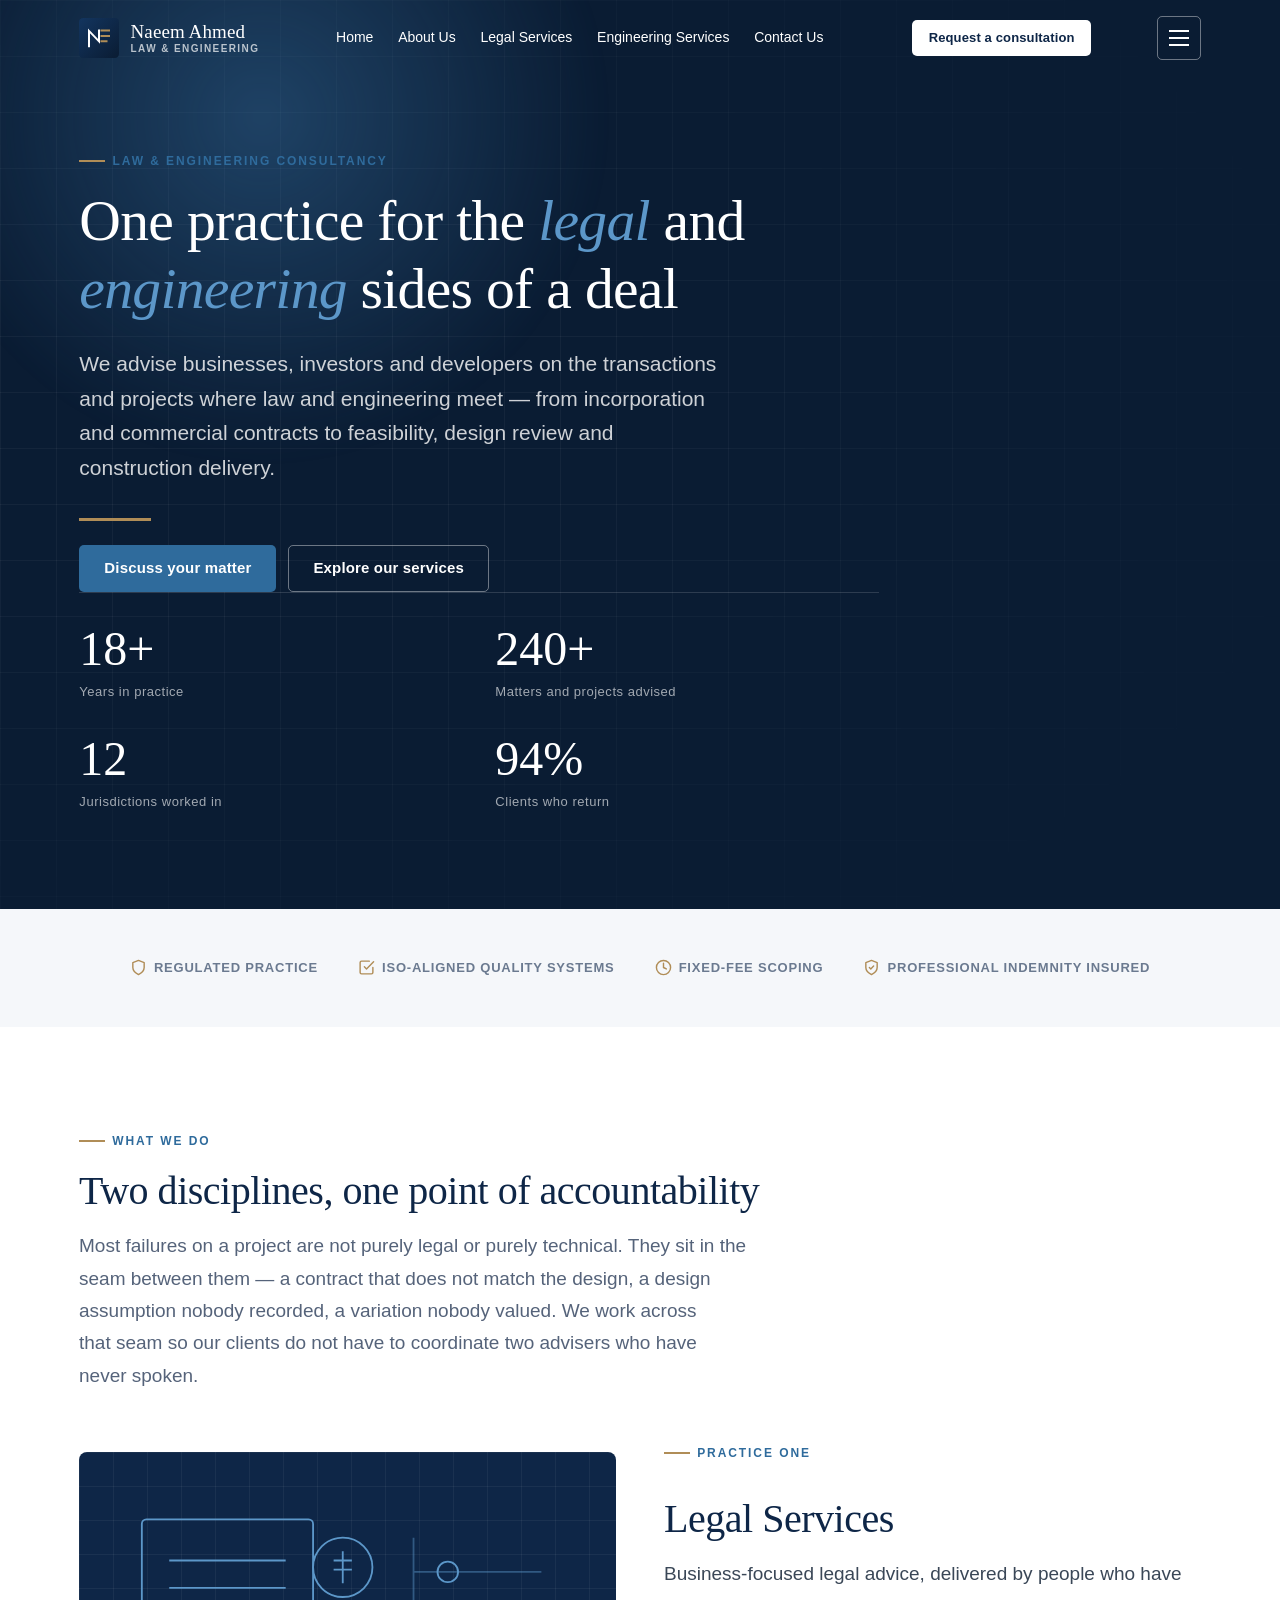
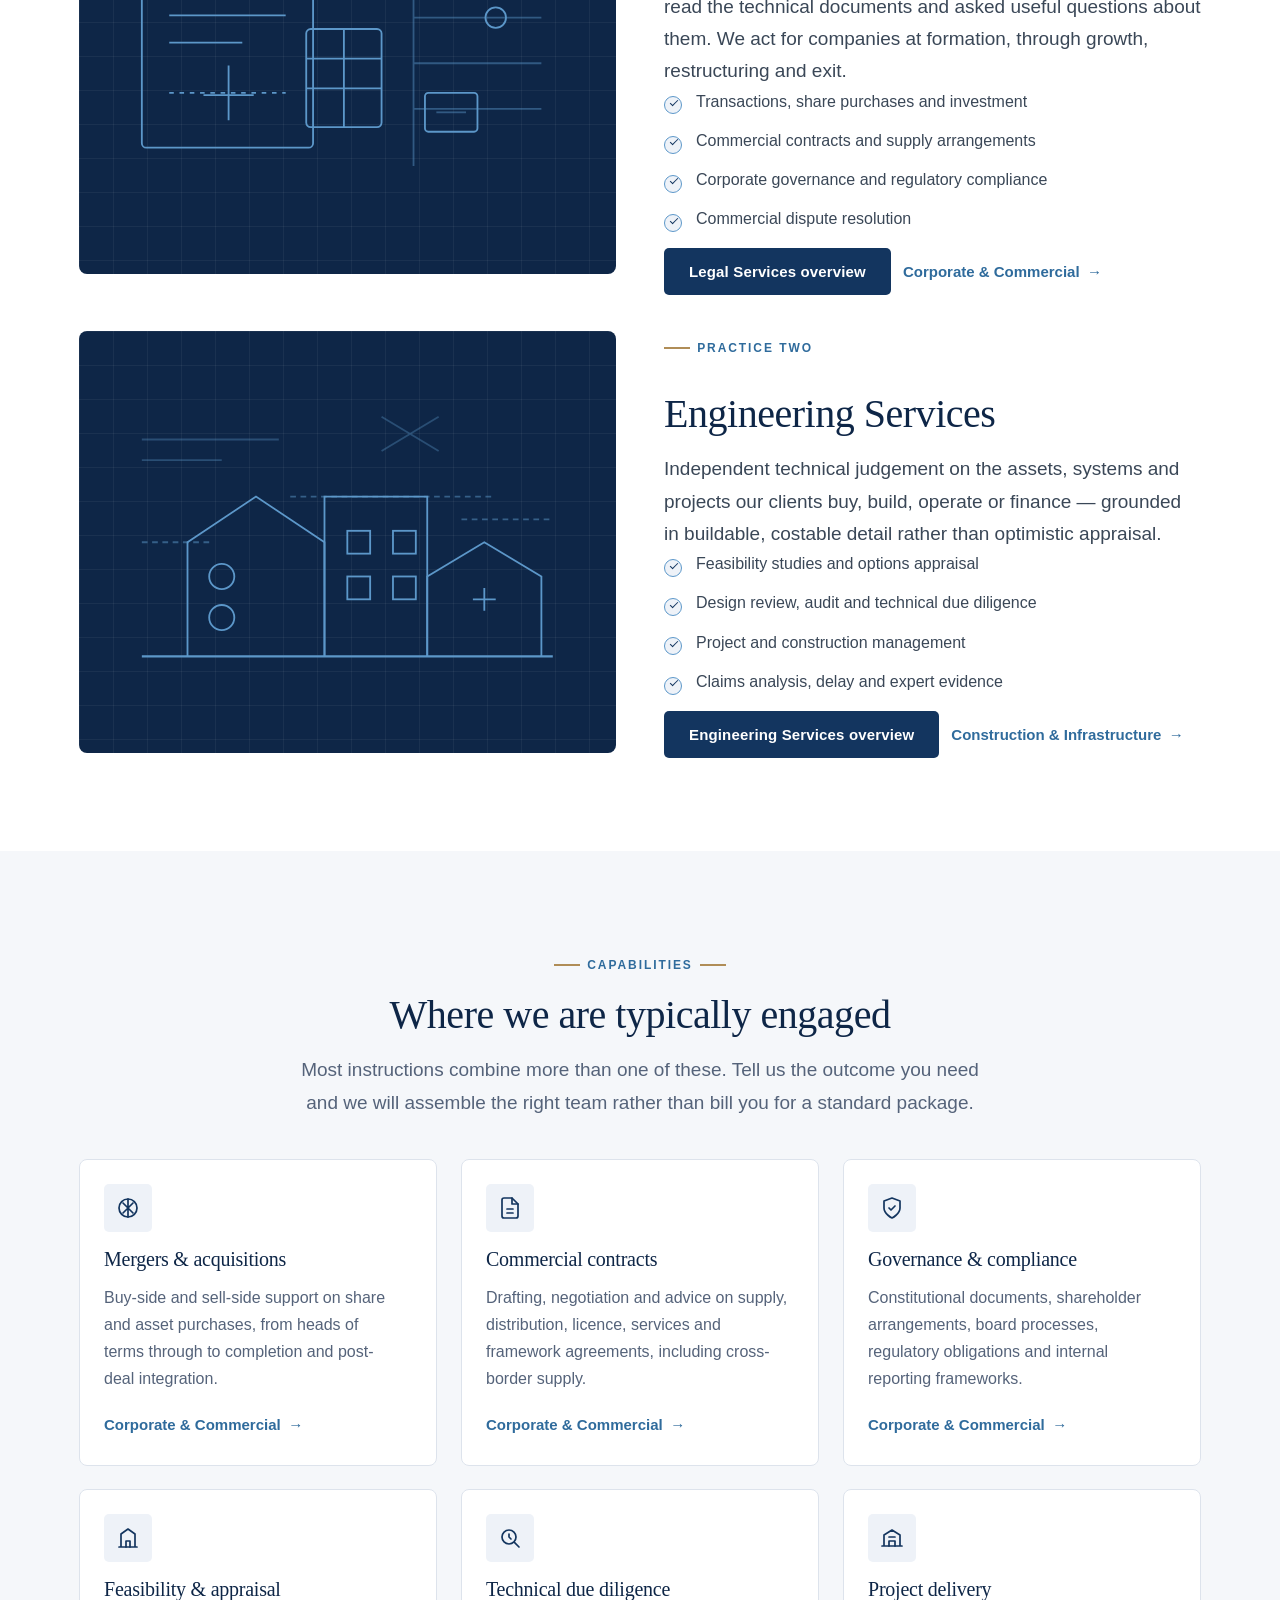
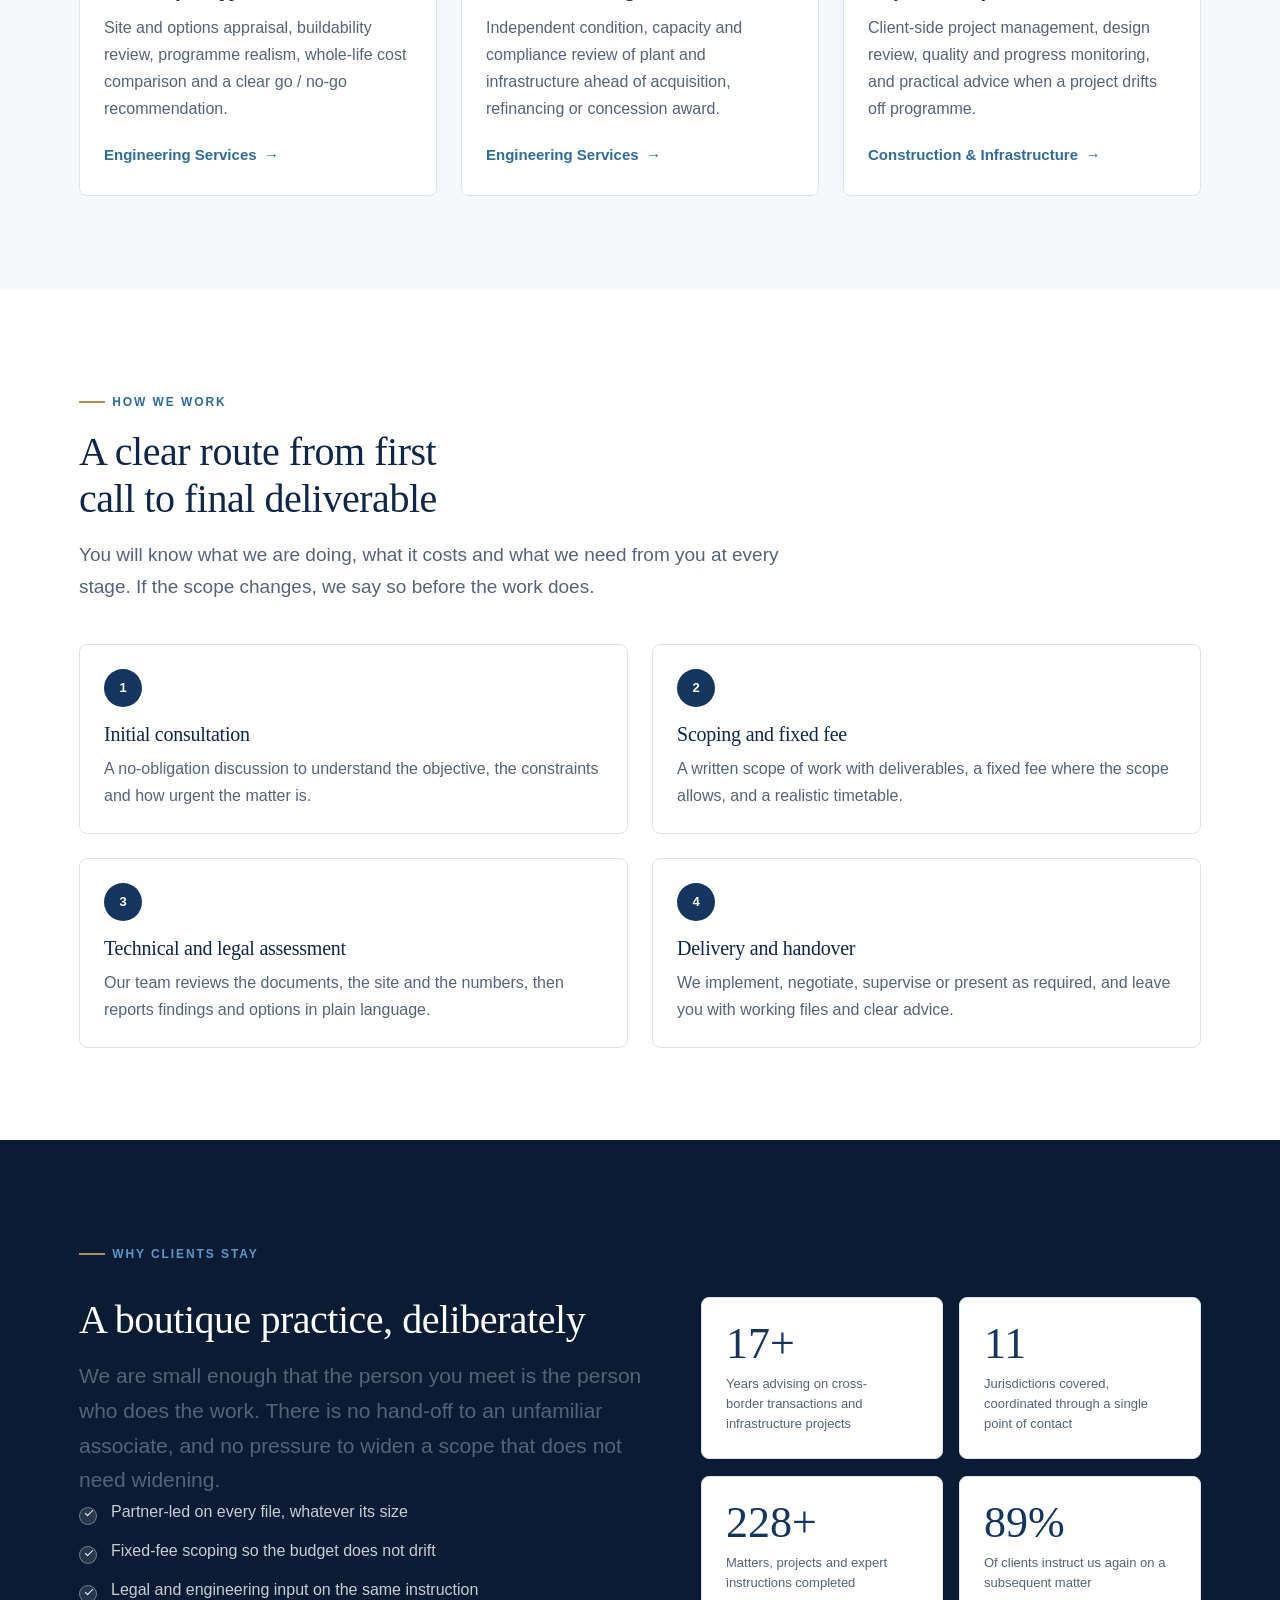
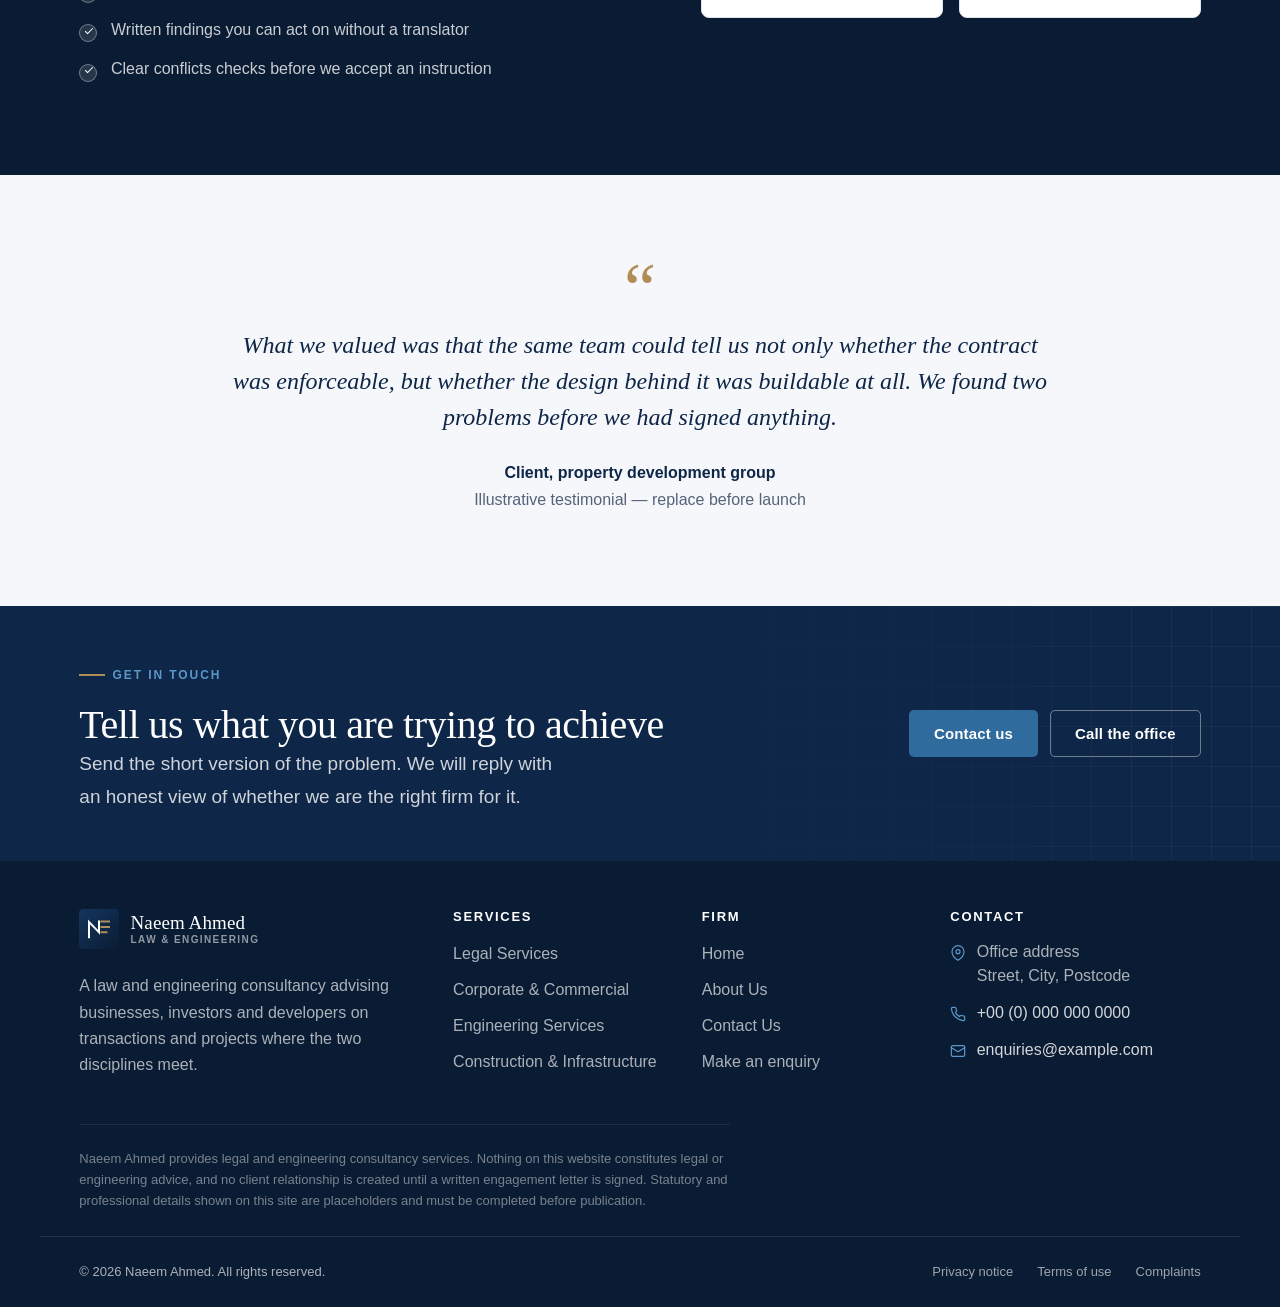
<file: index.html>
<!DOCTYPE html>
<html lang="en">
<head>
<meta charset="utf-8">
<meta name="viewport" content="width=device-width, initial-scale=1">
<title>Naeem Ahmed — Law &amp; Engineering Consultancy</title>
<meta name="description" content="Naeem Ahmed is a law and engineering consultancy advising on corporate and commercial matters, and on construction and infrastructure projects.">
<meta name="theme-color" content="#0a1c33">
<link rel="icon" href="assets/favicon.svg" type="image/svg+xml">
<link rel="stylesheet" href="css/styles.css">
<script>document.documentElement.classList.add("has-js")</script>
</head>
<body data-page="home">

<a class="skip-link" href="#main">Skip to main content</a>

<!-- ===================== Header ===================== -->
<header class="site-header site-header--overlay">
  <div class="container header__inner">
    <a class="brand" href="index.html">
      <img class="brand__mark" src="assets/logo.svg" alt="" width="40" height="40">
      <span class="brand__text">
        <span class="brand__name">Naeem Ahmed</span>
        <span class="brand__tag">Law &amp; Engineering</span>
      </span>
    </a>

    <nav class="nav" aria-label="Primary">
      <ul class="nav__list">
        <li><a class="nav__link" href="index.html" aria-current="page">Home</a></li>
        <li><a class="nav__link" href="about.html">About Us</a></li>
        <li class="nav__item--has-sub">
          <a class="nav__link" href="legal-services.html">Legal Services</a>
          <div class="nav__sub">
            <a class="nav__sub-link" href="corporate-commercial.html">
              Corporate &amp; Commercial
              <span>M&amp;A, contracts, governance and dispute resolution</span>
            </a>
          </div>
        </li>
        <li class="nav__item--has-sub">
          <a class="nav__link" href="engineering-services.html">Engineering Services</a>
          <div class="nav__sub">
            <a class="nav__sub-link" href="construction-infrastructure.html">
              Construction &amp; Infrastructure
              <span>Feasibility, design review, delivery and claims</span>
            </a>
          </div>
        </li>
        <li><a class="nav__link" href="contact.html">Contact Us</a></li>
      </ul>
    </nav>

    <div class="nav__cta">
      <a class="btn btn--primary btn--sm" href="contact.html">Request a consultation</a>
    </div>

    <button class="nav__toggle" type="button" aria-expanded="false" aria-controls="nav-drawer">
      <span></span><span></span><span></span>
      <span class="visually-hidden">Open menu</span>
    </button>
  </div>
</header>

<div class="nav-backdrop"></div>

<!-- Mobile drawer -->
<div class="nav-drawer" id="nav-drawer" role="dialog" aria-modal="true" aria-label="Site menu">
  <div class="nav-drawer__head">
    <span class="nav-drawer__title">Menu</span>
    <button class="nav-drawer__close" type="button">&times;<span class="visually-hidden">Close menu</span></button>
  </div>

  <ul class="nav-drawer__list">
    <li><a class="nav-drawer__link is-current" href="index.html" aria-current="page">Home</a></li>
    <li><a class="nav-drawer__link" href="about.html">About Us</a></li>
    <li>
      <a class="nav-drawer__link" href="legal-services.html">Legal Services</a>
      <ul class="nav-drawer__sub">
        <li><a href="corporate-commercial.html">Corporate &amp; Commercial</a></li>
      </ul>
    </li>
    <li>
      <a class="nav-drawer__link" href="engineering-services.html">Engineering Services</a>
      <ul class="nav-drawer__sub">
        <li><a href="construction-infrastructure.html">Construction &amp; Infrastructure</a></li>
      </ul>
    </li>
    <li><a class="nav-drawer__link" href="contact.html">Contact Us</a></li>
  </ul>

  <div class="nav-drawer__foot">
    <a class="btn btn--primary" href="contact.html">Request a consultation</a>
  </div>

  <div class="nav-drawer__meta">
    <!-- PLACEHOLDER: replace with real office details -->
    <p>
      <a href="tel:+10000000000">+00 (0) 000 000 0000</a><br>
      <a href="mailto:enquiries@example.com">enquiries@example.com</a>
    </p>
  </div>
</div>

<main id="main">

  <!-- ===================== Hero ===================== -->
  <section class="hero hero--home">
    <div class="container hero__inner">
      <div class="hero__content">
        <p class="eyebrow">Law &amp; Engineering Consultancy</p>
        <h1 class="hero__title">One practice for the <em>legal</em> and <em>engineering</em> sides of a deal</h1>
        <p class="hero__lead">
          We advise businesses, investors and developers on the transactions and projects
          where law and engineering meet — from incorporation and commercial contracts to
          feasibility, design review and construction delivery.
        </p>
        <div class="hero__rule"></div>
        <div class="btn-row">
          <a class="btn btn--accent" href="contact.html">Discuss your matter</a>
          <a class="btn btn--ghost" href="legal-services.html">Explore our services</a>
        </div>

        <!-- PLACEHOLDER STATS: replace with verified figures before launch -->
        <dl class="stats">
          <div>
            <dd class="stat__num" data-count="18" data-suffix="+">0</dd>
            <dt class="stat__label">Years in practice</dt>
          </div>
          <div>
            <dd class="stat__num" data-count="240" data-suffix="+">0</dd>
            <dt class="stat__label">Matters and projects advised</dt>
          </div>
          <div>
            <dd class="stat__num" data-count="12">0</dd>
            <dt class="stat__label">Jurisdictions worked in</dt>
          </div>
          <div>
            <dd class="stat__num" data-count="94" data-suffix="%">0</dd>
            <dt class="stat__label">Clients who return</dt>
          </div>
        </dl>
      </div>
    </div>
  </section>

  <!-- ===================== Accreditation strip ===================== -->
  <section class="section section--tight section--grey" aria-label="How we work">
    <ul class="strip">
      <li class="strip__item">
        <svg viewBox="0 0 24 24" fill="none" stroke="currentColor" stroke-width="2" stroke-linecap="round" stroke-linejoin="round" aria-hidden="true"><path d="M12 22s8-4 8-10V5l-8-3-8 3v7c0 6 8 10 8 10z"/></svg>
        Regulated practice
      </li>
      <li class="strip__item">
        <svg viewBox="0 0 24 24" fill="none" stroke="currentColor" stroke-width="2" stroke-linecap="round" stroke-linejoin="round" aria-hidden="true"><path d="M9 11l3 3L22 4"/><path d="M21 12v7a2 2 0 0 1-2 2H5a2 2 0 0 1-2-2V5a2 2 0 0 1 2-2h11"/></svg>
        ISO-aligned quality systems
      </li>
      <li class="strip__item">
        <svg viewBox="0 0 24 24" fill="none" stroke="currentColor" stroke-width="2" stroke-linecap="round" stroke-linejoin="round" aria-hidden="true"><circle cx="12" cy="12" r="10"/><path d="M12 6v6l4 2"/></svg>
        Fixed-fee scoping
      </li>
      <li class="strip__item">
        <svg viewBox="0 0 24 24" fill="none" stroke="currentColor" stroke-width="2" stroke-linecap="round" stroke-linejoin="round" aria-hidden="true"><path d="M12 22s8-4 8-10V5l-8-3-8 3v7c0 6 8 10 8 10z"/><path d="M9 12l2 2 4-4"/></svg>
        Professional indemnity insured
      </li>
    </ul>
  </section>

  <!-- ===================== Two practices ===================== -->
  <section class="section">
    <div class="container">
      <div class="section__head reveal">
        <p class="eyebrow">What we do</p>
        <h2 class="section__title">Two disciplines, one point of accountability</h2>
        <p class="section__lead">
          Most failures on a project are not purely legal or purely technical. They sit in
          the seam between them — a contract that does not match the design, a design
          assumption nobody recorded, a variation nobody valued. We work across that seam
          so our clients do not have to coordinate two advisers who have never spoken.
        </p>
      </div>

      <div class="stack-lg">

        <!-- Legal -->
        <div class="split split--reverse">
          <div class="split__media reveal" data-delay="1">
            <svg viewBox="0 0 400 300" fill="none" stroke="currentColor" stroke-width="1.6" aria-hidden="true">
              <rect x="20" y="24" width="150" height="200" rx="4"/>
              <path d="M44 60h102M44 84h102M44 108h102M44 132h64"/>
              <path d="M44 176h102" stroke-dasharray="4 5"/>
              <path d="M96 152v48M74 178h44"/>
              <circle cx="196" cy="66" r="26"/>
              <path d="M196 52v28M188 60h16M188 68h16"/>
              <rect x="164" y="120" width="66" height="86" rx="4"/>
              <path d="M164 146h66M164 172h66M197 120v86"/>
              <path d="M258 40v200M258 70h112M258 110h112M258 150h112M258 190h112" opacity=".45"/>
              <circle cx="288" cy="70" r="9"/>
              <circle cx="330" cy="110" r="9"/>
              <rect x="268" y="176" width="46" height="34" rx="3"/>
              <path d="M278 193h26" opacity=".45"/>
            </svg>
          </div>
          <div class="split__body reveal" data-delay="2">
            <p class="eyebrow">Practice one</p>
            <h2>Legal Services</h2>
            <p>
              Business-focused legal advice, delivered by people who have read the
              technical documents and asked useful questions about them. We act for
              companies at formation, through growth, restructuring and exit.
            </p>
            <ul class="checks">
              <li>Transactions, share purchases and investment</li>
              <li>Commercial contracts and supply arrangements</li>
              <li>Corporate governance and regulatory compliance</li>
              <li>Commercial dispute resolution</li>
            </ul>
            <div class="btn-row">
              <a class="btn btn--primary" href="legal-services.html">Legal Services overview</a>
              <a class="link-arrow" href="corporate-commercial.html">Corporate &amp; Commercial</a>
            </div>
          </div>
        </div>

        <!-- Engineering -->
        <div class="split">
          <div class="split__media reveal" data-delay="1">
            <svg viewBox="0 0 400 300" fill="none" stroke="currentColor" stroke-width="1.6" aria-hidden="true">
              <path d="M20 250h360" stroke-width="2"/>
              <path d="M60 250V150l60-40 60 40v100" />
              <path d="M180 250V110h90v140"/>
              <path d="M270 250v-70l50-30 50 30v70"/>
              <path d="M20 150h60M150 110h180M300 130h80" opacity=".5" stroke-dasharray="5 4"/>
              <circle cx="90" cy="180" r="11"/>
              <circle cx="90" cy="216" r="11"/>
              <rect x="200" y="140" width="20" height="20"/>
              <rect x="240" y="140" width="20" height="20"/>
              <rect x="200" y="180" width="20" height="20"/>
              <rect x="240" y="180" width="20" height="20"/>
              <path d="M310 200h20M320 190v20"/>
              <path d="M20 60h120M20 78h70" opacity=".35"/>
              <path d="M230 40l50 30M280 40l-50 30" opacity=".35"/>
            </svg>
          </div>
          <div class="split__body reveal" data-delay="2">
            <p class="eyebrow">Practice two</p>
            <h2>Engineering Services</h2>
            <p>
              Independent technical judgement on the assets, systems and projects our
              clients buy, build, operate or finance — grounded in buildable, costable
              detail rather than optimistic appraisal.
            </p>
            <ul class="checks">
              <li>Feasibility studies and options appraisal</li>
              <li>Design review, audit and technical due diligence</li>
              <li>Project and construction management</li>
              <li>Claims analysis, delay and expert evidence</li>
            </ul>
            <div class="btn-row">
              <a class="btn btn--primary" href="engineering-services.html">Engineering Services overview</a>
              <a class="link-arrow" href="construction-infrastructure.html">Construction &amp; Infrastructure</a>
            </div>
          </div>
        </div>

      </div>
    </div>
  </section>

  <!-- ===================== Services grid ===================== -->
  <section class="section section--grey">
    <div class="container">
      <div class="section__head section__head--center reveal">
        <p class="eyebrow eyebrow--center">Capabilities</p>
        <h2 class="section__title">Where we are typically engaged</h2>
        <p class="section__lead">
          Most instructions combine more than one of these. Tell us the outcome you
          need and we will assemble the right team rather than bill you for a
          standard package.
        </p>
      </div>

      <div class="grid grid--3">
        <article class="card reveal" data-delay="1">
          <span class="card__icon" aria-hidden="true">
            <svg viewBox="0 0 24 24" fill="none" stroke="currentColor" stroke-width="1.7" stroke-linecap="round" stroke-linejoin="round"><path d="M12 3v18M7 7l10 10M17 7L7 17"/><circle cx="12" cy="12" r="9"/></svg>
          </span>
          <h3 class="card__title">Mergers &amp; acquisitions</h3>
          <p class="card__text">Buy-side and sell-side support on share and asset purchases, from heads of terms through to completion and post-deal integration.</p>
          <p class="card__foot"><a class="link-arrow" href="corporate-commercial.html">Corporate &amp; Commercial</a></p>
        </article>

        <article class="card reveal" data-delay="2">
          <span class="card__icon" aria-hidden="true">
            <svg viewBox="0 0 24 24" fill="none" stroke="currentColor" stroke-width="1.7" stroke-linecap="round" stroke-linejoin="round"><path d="M14 2H6a2 2 0 0 0-2 2v16a2 2 0 0 0 2 2h12a2 2 0 0 0 2-2V8z"/><path d="M14 2v6h6M9 13h6M9 17h6"/></svg>
          </span>
          <h3 class="card__title">Commercial contracts</h3>
          <p class="card__text">Drafting, negotiation and advice on supply, distribution, licence, services and framework agreements, including cross-border supply.</p>
          <p class="card__foot"><a class="link-arrow" href="corporate-commercial.html">Corporate &amp; Commercial</a></p>
        </article>

        <article class="card reveal" data-delay="3">
          <span class="card__icon" aria-hidden="true">
            <svg viewBox="0 0 24 24" fill="none" stroke="currentColor" stroke-width="1.7" stroke-linecap="round" stroke-linejoin="round"><path d="M12 22s8-4 8-10V5l-8-3-8 3v7c0 6 8 10 8 10z"/><path d="M9 12l2 2 4-4"/></svg>
          </span>
          <h3 class="card__title">Governance &amp; compliance</h3>
          <p class="card__text">Constitutional documents, shareholder arrangements, board processes, regulatory obligations and internal reporting frameworks.</p>
          <p class="card__foot"><a class="link-arrow" href="corporate-commercial.html">Corporate &amp; Commercial</a></p>
        </article>

        <article class="card reveal" data-delay="1">
          <span class="card__icon" aria-hidden="true">
            <svg viewBox="0 0 24 24" fill="none" stroke="currentColor" stroke-width="1.7" stroke-linecap="round" stroke-linejoin="round"><path d="M3 21h18M5 21V8l7-5 7 5v13"/><path d="M10 21v-6h4v6"/></svg>
          </span>
          <h3 class="card__title">Feasibility &amp; appraisal</h3>
          <p class="card__text">Site and options appraisal, buildability review, programme realism, whole-life cost comparison and a clear go / no-go recommendation.</p>
          <p class="card__foot"><a class="link-arrow" href="engineering-services.html">Engineering Services</a></p>
        </article>

        <article class="card reveal" data-delay="2">
          <span class="card__icon" aria-hidden="true">
            <svg viewBox="0 0 24 24" fill="none" stroke="currentColor" stroke-width="1.7" stroke-linecap="round" stroke-linejoin="round"><circle cx="11" cy="11" r="7"/><path d="M21 21l-4.35-4.35"/><path d="M11 8v3l2 2"/></svg>
          </span>
          <h3 class="card__title">Technical due diligence</h3>
          <p class="card__text">Independent condition, capacity and compliance review of plant and infrastructure ahead of acquisition, refinancing or concession award.</p>
          <p class="card__foot"><a class="link-arrow" href="engineering-services.html">Engineering Services</a></p>
        </article>

        <article class="card reveal" data-delay="3">
          <span class="card__icon" aria-hidden="true">
            <svg viewBox="0 0 24 24" fill="none" stroke="currentColor" stroke-width="1.7" stroke-linecap="round" stroke-linejoin="round"><path d="M2 20h20M4 20V9l8-5 8 5v11"/><path d="M9 20v-5h6v5M9 11h6"/></svg>
          </span>
          <h3 class="card__title">Project delivery</h3>
          <p class="card__text">Client-side project management, design review, quality and progress monitoring, and practical advice when a project drifts off programme.</p>
          <p class="card__foot"><a class="link-arrow" href="construction-infrastructure.html">Construction &amp; Infrastructure</a></p>
        </article>
      </div>
    </div>
  </section>

  <!-- ===================== Process ===================== -->
  <section class="section">
    <div class="container">
      <div class="section__head reveal">
        <p class="eyebrow">How we work</p>
        <h2 class="section__title">A clear route from first call to final deliverable</h2>
        <p class="section__lead">
          You will know what we are doing, what it costs and what we need from you at
          every stage. If the scope changes, we say so before the work does.
        </p>
      </div>

      <ol class="process">
        <li class="step reveal" data-delay="1">
          <span class="step__num">1</span>
          <h3 class="step__title">Initial consultation</h3>
          <p class="step__text">A no-obligation discussion to understand the objective, the constraints and how urgent the matter is.</p>
        </li>
        <li class="step reveal" data-delay="2">
          <span class="step__num">2</span>
          <h3 class="step__title">Scoping and fixed fee</h3>
          <p class="step__text">A written scope of work with deliverables, a fixed fee where the scope allows, and a realistic timetable.</p>
        </li>
        <li class="step reveal" data-delay="3">
          <span class="step__num">3</span>
          <h3 class="step__title">Technical and legal assessment</h3>
          <p class="step__text">Our team reviews the documents, the site and the numbers, then reports findings and options in plain language.</p>
        </li>
        <li class="step reveal" data-delay="4">
          <span class="step__num">4</span>
          <h3 class="step__title">Delivery and handover</h3>
          <p class="step__text">We implement, negotiate, supervise or present as required, and leave you with working files and clear advice.</p>
        </li>
      </ol>
    </div>
  </section>

  <!-- ===================== Why us ===================== -->
  <section class="section section--navy on-dark">
    <div class="container">
      <div class="split split--wide-text">
        <div class="split__body reveal">
          <p class="eyebrow">Why clients stay</p>
          <h2>A boutique practice, deliberately</h2>
          <p class="lead">
            We are small enough that the person you meet is the person who does the
            work. There is no hand-off to an unfamiliar associate, and no pressure to
            widen a scope that does not need widening.
          </p>
          <ul class="checks checks--light">
            <li>Partner-led on every file, whatever its size</li>
            <li>Fixed-fee scoping so the budget does not drift</li>
            <li>Legal and engineering input on the same instruction</li>
            <li>Written findings you can act on without a translator</li>
            <li>Clear conflicts checks before we accept an instruction</li>
          </ul>
        </div>

        <div class="grid grid--2 grid--tight">
          <div class="tile reveal" data-delay="1">
            <span class="tile__num" data-count="18" data-suffix="+">0</span>
            <p class="tile__label">Years advising on cross-border transactions and infrastructure projects</p>
          </div>
          <div class="tile reveal" data-delay="2">
            <span class="tile__num" data-count="12">0</span>
            <p class="tile__label">Jurisdictions covered, coordinated through a single point of contact</p>
          </div>
          <div class="tile reveal" data-delay="3">
            <span class="tile__num" data-count="240" data-suffix="+">0</span>
            <p class="tile__label">Matters, projects and expert instructions completed</p>
          </div>
          <div class="tile reveal" data-delay="4">
            <span class="tile__num" data-count="94" data-suffix="%">0</span>
            <p class="tile__label">Of clients instruct us again on a subsequent matter</p>
          </div>
        </div>
      </div>
    </div>
  </section>

  <!-- ===================== Testimonial ===================== -->
  <section class="section section--grey">
    <div class="container">
      <figure class="quote reveal">
        <span class="quote__mark" aria-hidden="true">&ldquo;</span>
        <blockquote>
          What we valued was that the same team could tell us not only whether the
          contract was enforceable, but whether the design behind it was buildable at
          all. We found two problems before we had signed anything.
        </blockquote>
        <figcaption>
          <cite class="quote__cite">Client, property development group</cite>
          <!-- PLACEHOLDER: replace with a real, attributable client quote -->
          <span>Illustrative testimonial — replace before launch</span>
        </figcaption>
      </figure>
    </div>
  </section>

  <!-- ===================== CTA ===================== -->
  <section class="cta-band on-dark">
    <div class="container cta-band__inner">
      <div>
        <p class="eyebrow">Get in touch</p>
        <h2>Tell us what you are trying to achieve</h2>
        <p>Send the short version of the problem. We will reply with an honest view of whether we are the right firm for it.</p>
      </div>
      <div class="btn-row">
        <a class="btn btn--accent" href="contact.html">Contact us</a>
        <a class="btn btn--ghost" href="tel:+10000000000">Call the office</a>
      </div>
    </div>
  </section>

</main>

<!-- ===================== Footer ===================== -->
<footer class="site-footer">
  <div class="container footer__top">
    <div class="footer__grid">
      <div class="footer__brand">
        <a class="brand" href="index.html">
          <img class="brand__mark" src="assets/logo.svg" alt="" width="40" height="40">
          <span class="brand__text">
            <span class="brand__name">Naeem Ahmed</span>
            <span class="brand__tag">Law &amp; Engineering</span>
          </span>
        </a>
        <p>
          A law and engineering consultancy advising businesses, investors and
          developers on transactions and projects where the two disciplines meet.
        </p>
      </div>

      <div>
        <h2 class="footer__title">Services</h2>
        <ul class="footer__list">
          <li><a href="legal-services.html">Legal Services</a></li>
          <li><a href="corporate-commercial.html">Corporate &amp; Commercial</a></li>
          <li><a href="engineering-services.html">Engineering Services</a></li>
          <li><a href="construction-infrastructure.html">Construction &amp; Infrastructure</a></li>
        </ul>
      </div>

      <div>
        <h2 class="footer__title">Firm</h2>
        <ul class="footer__list">
          <li><a href="index.html">Home</a></li>
          <li><a href="about.html">About Us</a></li>
          <li><a href="contact.html">Contact Us</a></li>
          <li><a href="contact.html#form">Make an enquiry</a></li>
        </ul>
      </div>

      <div>
        <h2 class="footer__title">Contact</h2>
        <ul class="footer__list footer__contact">
          <!-- PLACEHOLDER: replace all contact details -->
          <li>
            <svg viewBox="0 0 24 24" fill="none" stroke="currentColor" stroke-width="1.8" stroke-linecap="round" stroke-linejoin="round" aria-hidden="true"><path d="M21 10c0 7-9 13-9 13s-9-6-9-13a9 9 0 0 1 18 0z"/><circle cx="12" cy="10" r="3"/></svg>
            <span>Office address<br>Street, City, Postcode</span>
          </li>
          <li>
            <svg viewBox="0 0 24 24" fill="none" stroke="currentColor" stroke-width="1.8" stroke-linecap="round" stroke-linejoin="round" aria-hidden="true"><path d="M22 16.92v3a2 2 0 0 1-2.18 2 19.79 19.79 0 0 1-8.63-3.07 19.5 19.5 0 0 1-6-6A19.79 19.79 0 0 1 2.12 4.18 2 2 0 0 1 4.11 2h3a2 2 0 0 1 2 1.72c.13.96.36 1.9.7 2.81a2 2 0 0 1-.45 2.11L8.09 9.91a16 16 0 0 0 6 6l1.27-1.27a2 2 0 0 1 2.11-.45c.9.34 1.85.57 2.81.7A2 2 0 0 1 22 16.92z"/></svg>
            <a href="tel:+10000000000">+00 (0) 000 000 0000</a>
          </li>
          <li>
            <svg viewBox="0 0 24 24" fill="none" stroke="currentColor" stroke-width="1.8" stroke-linecap="round" stroke-linejoin="round" aria-hidden="true"><rect x="2" y="4" width="20" height="16" rx="2"/><path d="M22 7l-10 6L2 7"/></svg>
            <a href="mailto:enquiries@example.com">enquiries@example.com</a>
          </li>
        </ul>
      </div>
    </div>
  </div>

  <div class="container">
    <p class="footer__disclaimer">
      Naeem Ahmed provides legal and engineering consultancy services. Nothing on this
      website constitutes legal or engineering advice, and no client relationship is
      created until a written engagement letter is signed. Statutory and professional
      details shown on this site are placeholders and must be completed before
      publication.
    </p>
  </div>

  <div class="container footer__bottom">
    <div class="footer__bottom-inner">
      <p>&copy; <span data-year>2026</span> Naeem Ahmed. All rights reserved.</p>
      <nav class="footer__legal" aria-label="Legal">
        <a href="#">Privacy notice</a>
        <a href="#">Terms of use</a>
        <a href="#">Complaints</a>
      </nav>
    </div>
  </div>
</footer>

<button class="to-top" type="button">
  <svg viewBox="0 0 24 24" fill="none" stroke="currentColor" stroke-width="2" stroke-linecap="round" stroke-linejoin="round" aria-hidden="true"><path d="M12 19V5M5 12l7-7 7 7"/></svg>
  <span class="visually-hidden">Back to top</span>
</button>

<script src="js/main.js" defer></script>
</body>
</html>
</file>
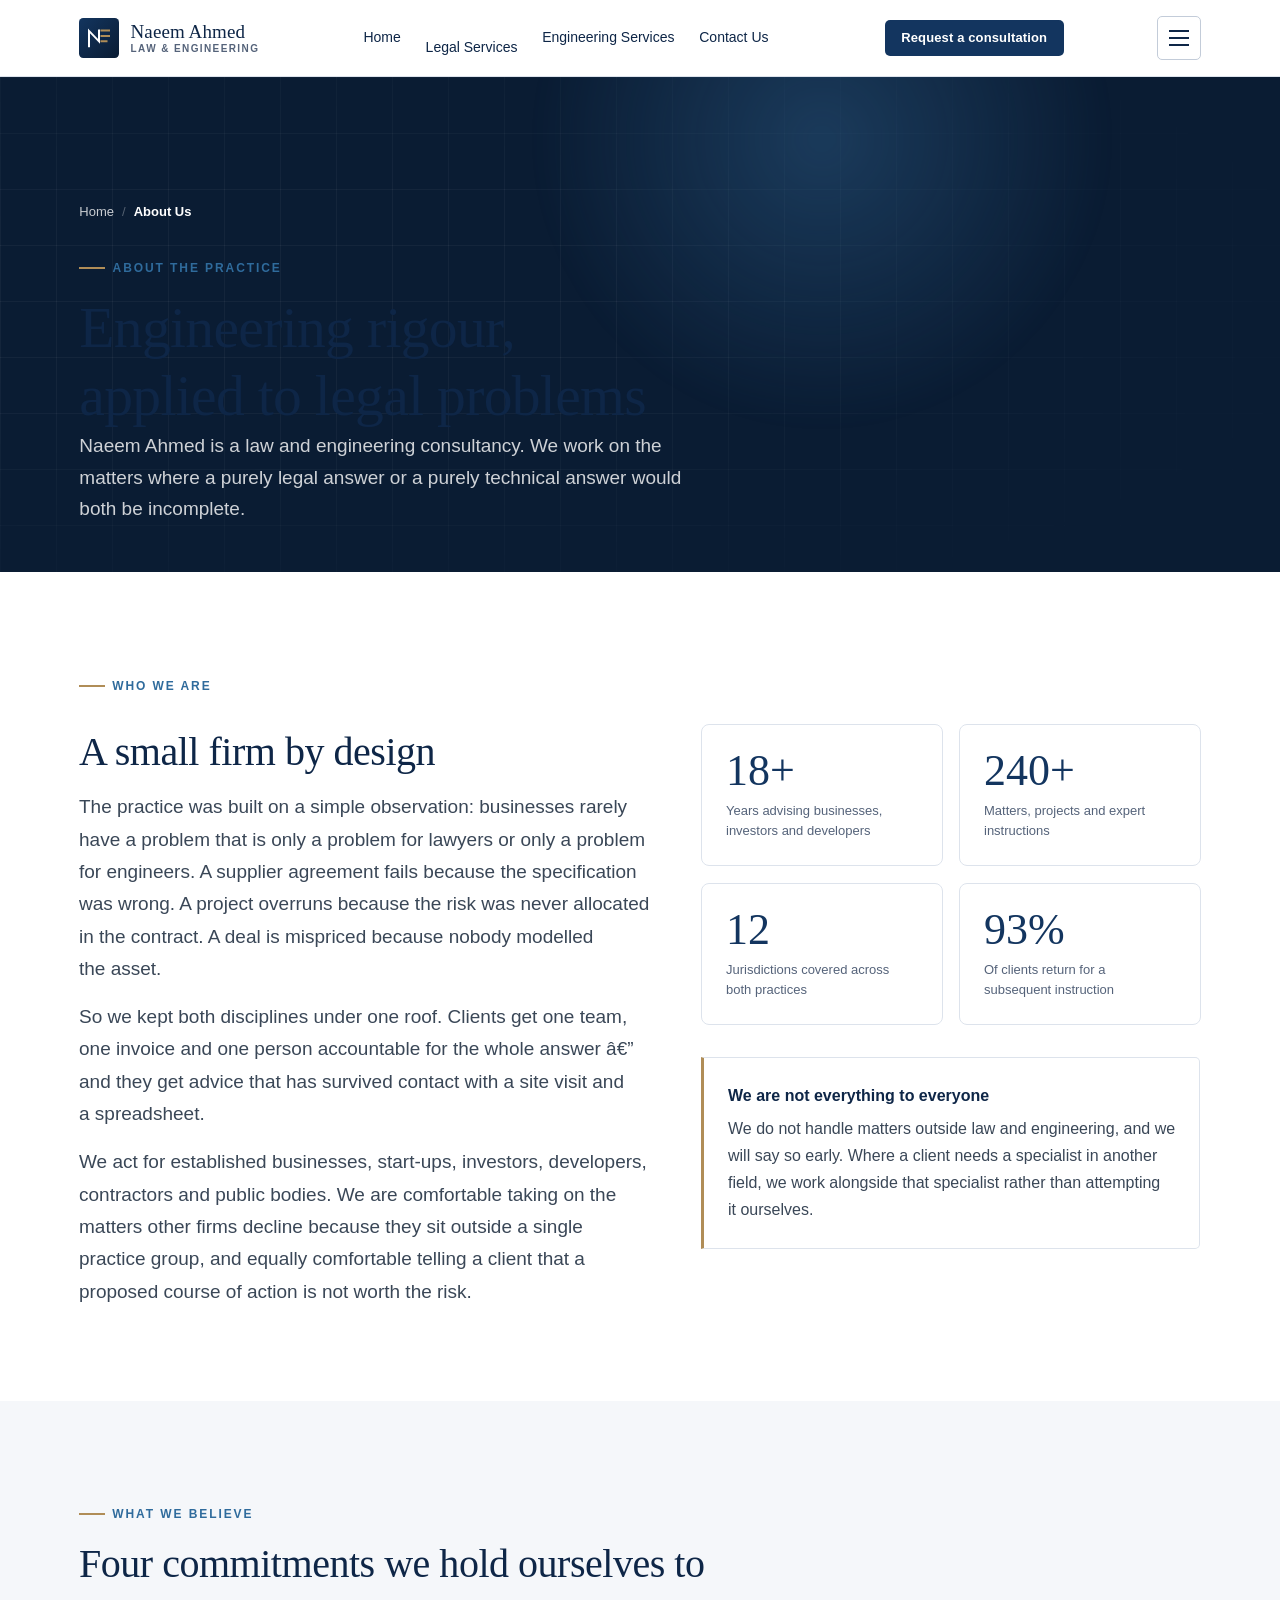
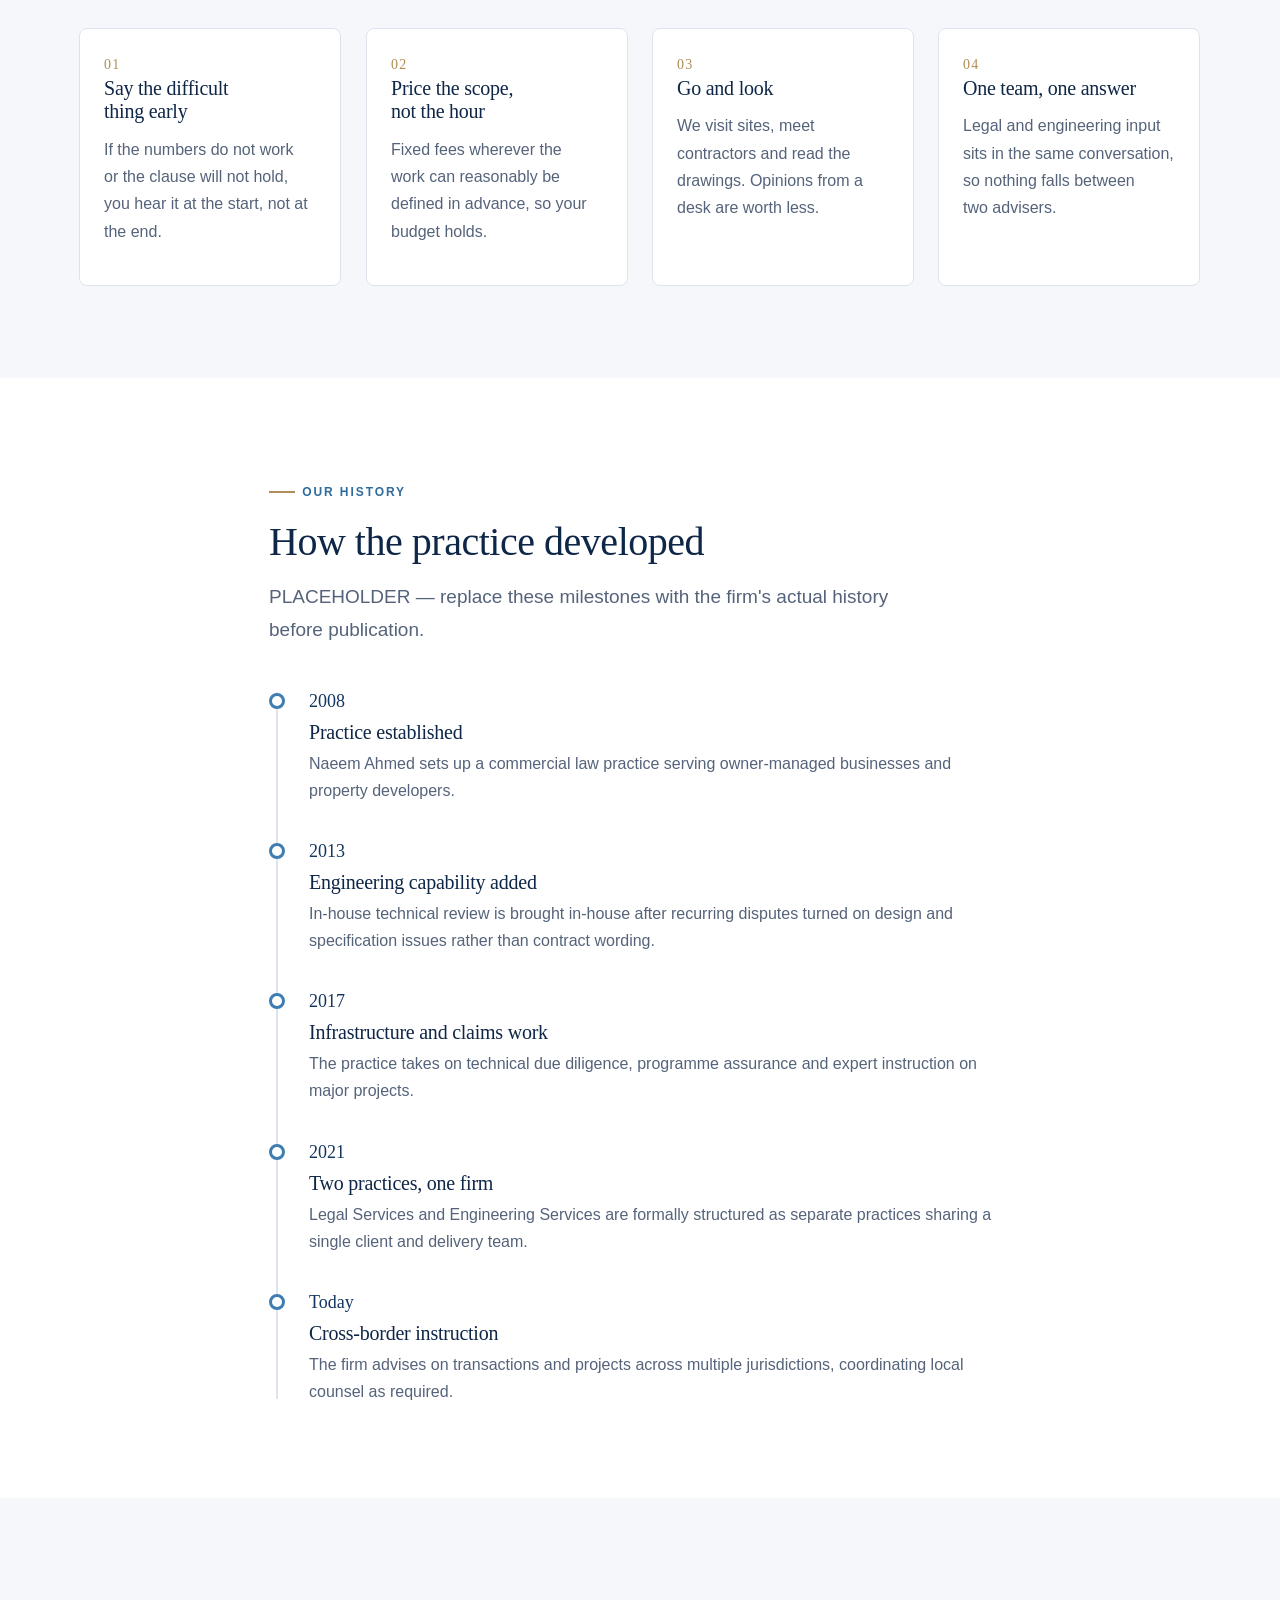
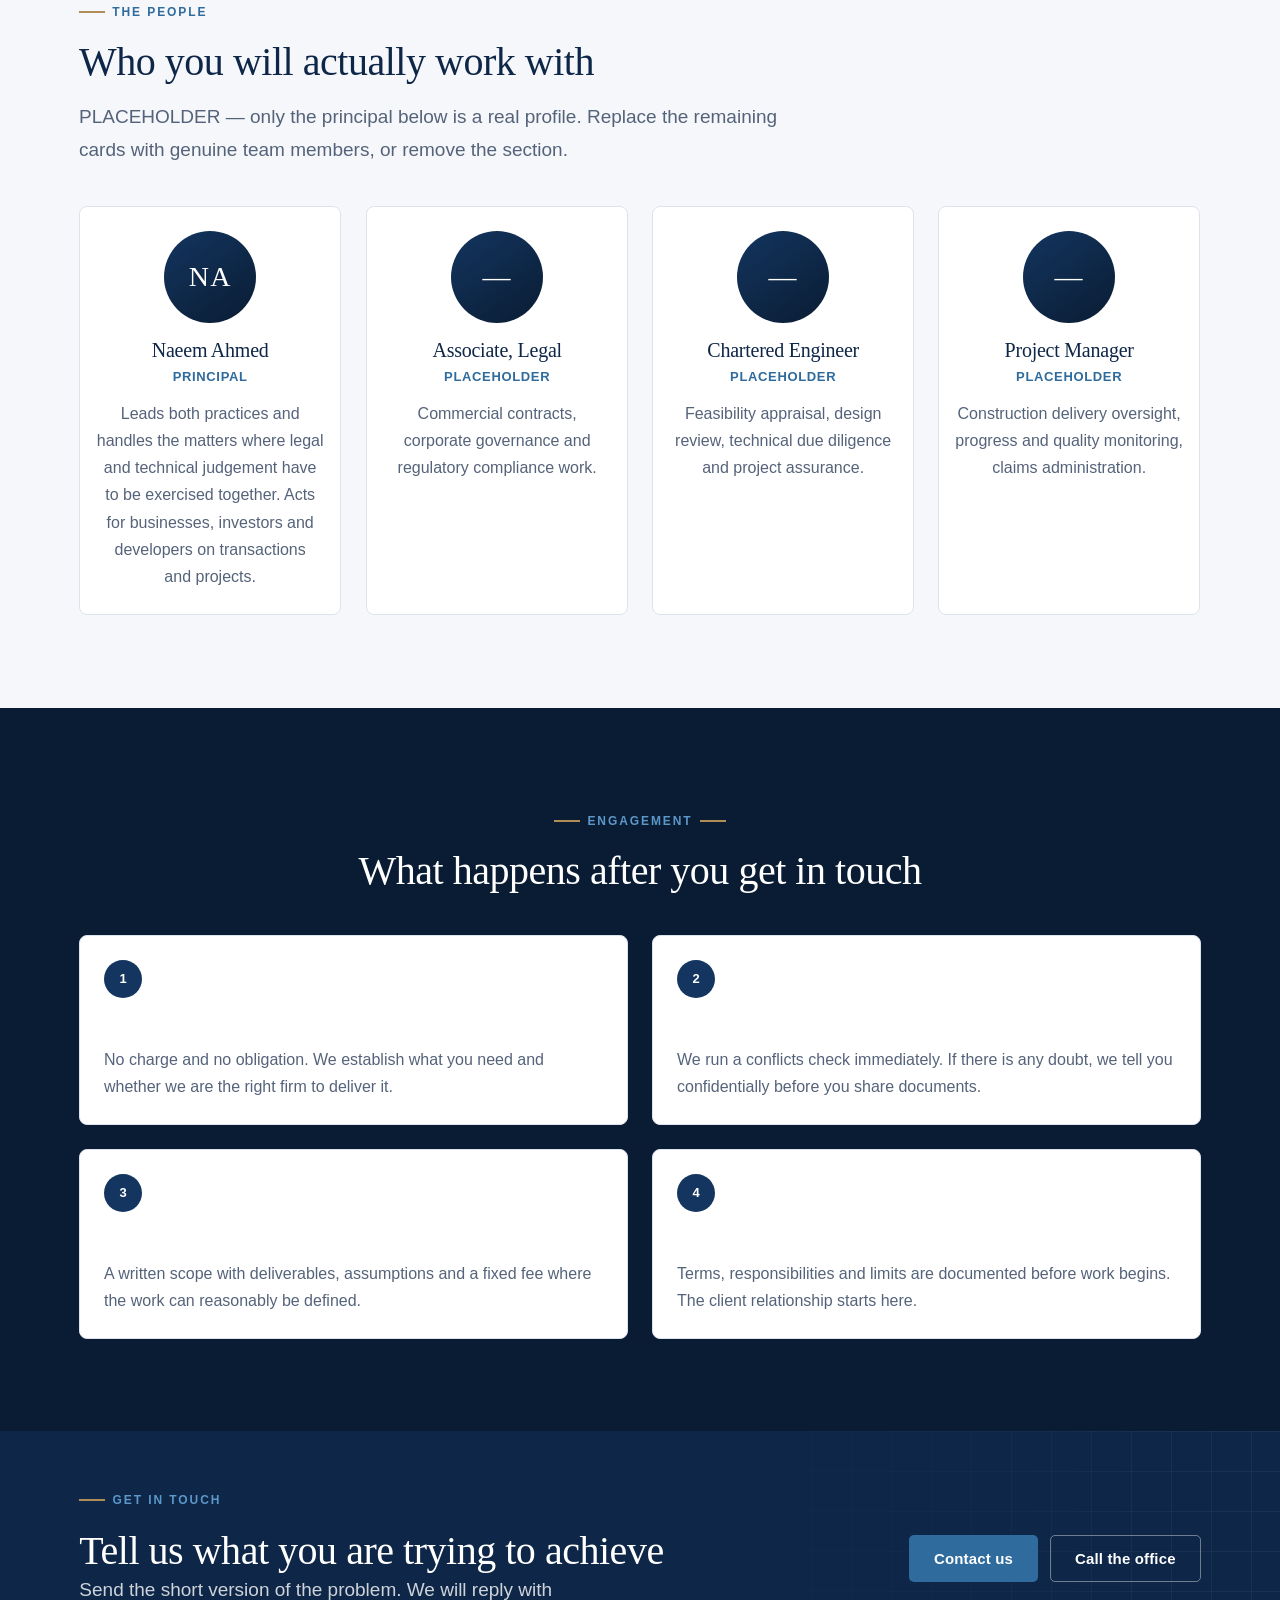
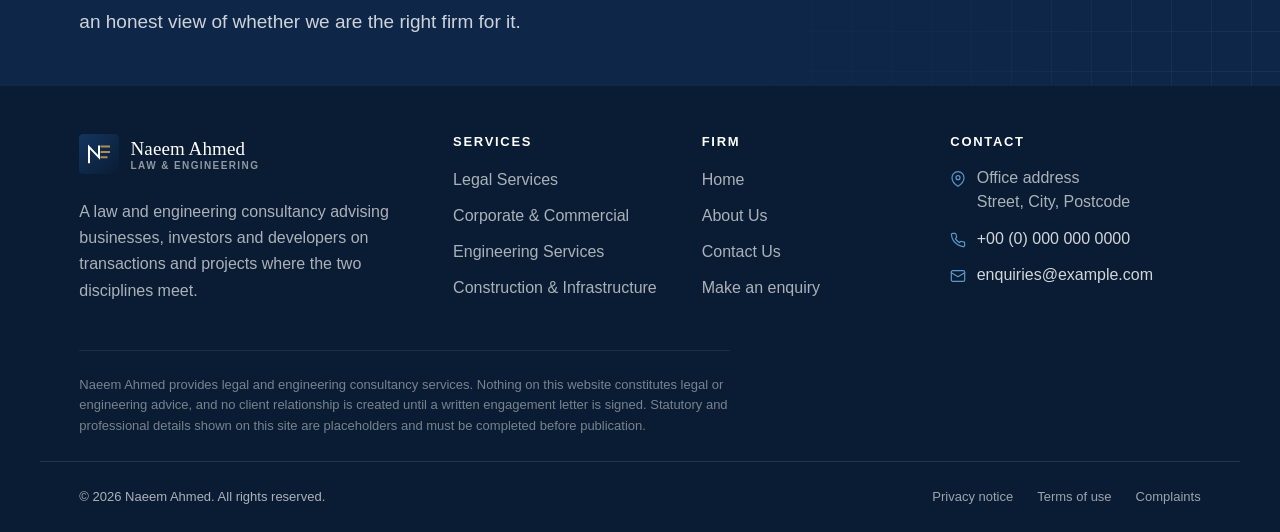
<file: about.html>
<!DOCTYPE html>
<html lang="en">
<head>
<meta charset="utf-8">
<meta name="viewport" content="width=device-width, initial-scale=1">
<title>About Us â€” Naeem Ahmed</title>
<meta name="description" content="Naeem Ahmed is a law and engineering consultancy advising businesses, investors and developers on transactions and projects where the two disciplines meet.">
<meta name="theme-color" content="#0a1c33">
<link rel="icon" href="assets/favicon.svg" type="image/svg+xml">
<link rel="stylesheet" href="css/styles.css">
<script>document.documentElement.classList.add("has-js")</script>
</head>
<body data-page="about">

<a class="skip-link" href="#main">Skip to main content</a>

<!-- ===================== Header ===================== -->
<header class="site-header ">
  <div class="container header__inner">
    <a class="brand" href="index.html">
      <img class="brand__mark" src="assets/logo.svg" alt="" width="40" height="40">
      <span class="brand__text">
        <span class="brand__name">Naeem Ahmed</span>
        <span class="brand__tag">Law &amp; Engineering</span>
      </span>
    </a>

    <nav class="nav" aria-label="Primary">
      <ul class="nav__list">
        <li><a class="nav__link" href="index.html"">Home</a></li>
        <li><a class="nav__link" href="about.html" is-current" aria-current="page>About Us</a></li>
        <li class="nav__item--has-sub">
          <a class="nav__link" href="legal-services.html"">Legal Services</a>
          <div class="nav__sub">
            <a class="nav__sub-link" href="corporate-commercial.html"">
              Corporate &amp; Commercial
              <span>M&amp;A, contracts, governance and dispute resolution</span>
            </a>
          </div>
        </li>
        <li class="nav__item--has-sub">
          <a class="nav__link" href="engineering-services.html"">Engineering Services</a>
          <div class="nav__sub">
            <a class="nav__sub-link" href="construction-infrastructure.html"">
              Construction &amp; Infrastructure
              <span>Feasibility, design review, delivery and claims</span>
            </a>
          </div>
        </li>
        <li><a class="nav__link" href="contact.html"">Contact Us</a></li>
      </ul>
    </nav>

    <div class="nav__cta">
      <a class="btn btn--primary btn--sm" href="contact.html">Request a consultation</a>
    </div>

    <button class="nav__toggle" type="button" aria-expanded="false" aria-controls="nav-drawer">
      <span></span><span></span><span></span>
      <span class="visually-hidden">Open menu</span>
    </button>
  </div>
</header>

<div class="nav-backdrop"></div>

<!-- Mobile drawer -->
<div class="nav-drawer" id="nav-drawer" role="dialog" aria-modal="true" aria-label="Site menu">
  <div class="nav-drawer__head">
    <span class="nav-drawer__title">Menu</span>
    <button class="nav-drawer__close" type="button">&times;<span class="visually-hidden">Close menu</span></button>
  </div>

  <ul class="nav-drawer__list">
    <li><a class="nav-drawer__link"" href="index.html">Home</a></li>
    <li><a class="nav-drawer__link" is-current" aria-current="page href="about.html">About Us</a></li>
    <li>
      <a class="nav-drawer__link"" href="legal-services.html">Legal Services</a>
      <ul class="nav-drawer__sub">
        <li><a" href="corporate-commercial.html">Corporate &amp; Commercial</a></li>
      </ul>
    </li>
    <li>
      <a class="nav-drawer__link"" href="engineering-services.html">Engineering Services</a>
      <ul class="nav-drawer__sub">
        <li><a" href="construction-infrastructure.html">Construction &amp; Infrastructure</a></li>
      </ul>
    </li>
    <li><a class="nav-drawer__link"" href="contact.html">Contact Us</a></li>
  </ul>

  <div class="nav-drawer__foot">
    <a class="btn btn--primary" href="contact.html">Request a consultation</a>
  </div>

  <div class="nav-drawer__meta">
    <!-- PLACEHOLDER: replace with real office details -->
    <p>
      <a href="tel:+10000000000">+00 (0) 000 000 0000</a><br>
      <a href="mailto:enquiries@example.com">enquiries@example.com</a>
    </p>
  </div>
</div>

<main id="main">
  <!-- ===================== Hero ===================== -->
  <section class="hero hero--page">
    <div class="container hero__inner">
      <nav class="hero__crumb" aria-label="Breadcrumb">
        <ol>
          <li><a href="index.html">Home</a></li>
          <li><span aria-current="page">About Us</span></li>
        </ol>
      </nav>
      <div class="hero__content">
        <p class="eyebrow">About the practice</p>
        <h1>Engineering rigour, applied to legal problems</h1>
        <p class="hero__lead">
          Naeem Ahmed is a law and engineering consultancy. We work on the matters
          where a purely legal answer or a purely technical answer would both be
          incomplete.
        </p>
      </div>
    </div>
  </section>

  <!-- ===================== Intro ===================== -->
  <section class="section">
    <div class="container">
      <div class="split split--wide-text">
        <div class="split__body reveal">
          <p class="eyebrow">Who we are</p>
          <h2>A small firm by design</h2>
          <p>
            The practice was built on a simple observation: businesses rarely have a
            problem that is only a problem for lawyers or only a problem for
            engineers. A supplier agreement fails because the specification was
            wrong. A project overruns because the risk was never allocated in the
            contract. A deal is mispriced because nobody modelled the asset.
          </p>
          <p>
            So we kept both disciplines under one roof. Clients get one team, one
            invoice and one person accountable for the whole answer â€” and they get
            advice that has survived contact with a site visit and a spreadsheet.
          </p>
          <p>
            We act for established businesses, start-ups, investors, developers,
            contractors and public bodies. We are comfortable taking on the matters
            other firms decline because they sit outside a single practice group, and
            equally comfortable telling a client that a proposed course of action is
            not worth the risk.
          </p>
        </div>

        <div>
          <div class="grid grid--2 grid--tight">
            <div class="tile reveal" data-delay="1">
              <span class="tile__num" data-count="18" data-suffix="+">0</span>
              <p class="tile__label">Years advising businesses, investors and developers</p>
            </div>
            <div class="tile reveal" data-delay="2">
              <span class="tile__num" data-count="240" data-suffix="+">0</span>
              <p class="tile__label">Matters, projects and expert instructions</p>
            </div>
            <div class="tile reveal" data-delay="3">
              <span class="tile__num" data-count="12">0</span>
              <p class="tile__label">Jurisdictions covered across both practices</p>
            </div>
            <div class="tile reveal" data-delay="4">
              <span class="tile__num" data-count="94" data-suffix="%">0</span>
              <p class="tile__label">Of clients return for a subsequent instruction</p>
            </div>
          </div>

          <div class="section__aside reveal" data-delay="5" style="margin-top:2rem">
            <strong>We are not everything to everyone</strong>
            <p>
              We do not handle matters outside law and engineering, and we will say so
              early. Where a client needs a specialist in another field, we work
              alongside that specialist rather than attempting it ourselves.
            </p>
          </div>
        </div>
      </div>
    </div>
  </section>

  <!-- ===================== Values ===================== -->
  <section class="section section--grey">
    <div class="container">
      <div class="section__head reveal">
        <p class="eyebrow">What we believe</p>
        <h2 class="section__title">Four commitments we hold ourselves to</h2>
      </div>

      <div class="grid grid--4">
        <article class="card card--num reveal" data-delay="1">
          <span class="card__index">1</span>
          <h3 class="card__title">Say the difficult thing early</h3>
          <p class="card__text">If the numbers do not work or the clause will not hold, you hear it at the start, not at the end.</p>
        </article>
        <article class="card card--num reveal" data-delay="2">
          <span class="card__index">2</span>
          <h3 class="card__title">Price the scope, not the hour</h3>
          <p class="card__text">Fixed fees wherever the work can reasonably be defined in advance, so your budget holds.</p>
        </article>
        <article class="card card--num reveal" data-delay="3">
          <span class="card__index">3</span>
          <h3 class="card__title">Go and look</h3>
          <p class="card__text">We visit sites, meet contractors and read the drawings. Opinions from a desk are worth less.</p>
        </article>
        <article class="card card--num reveal" data-delay="4">
          <span class="card__index">4</span>
          <h3 class="card__title">One team, one answer</h3>
          <p class="card__text">Legal and engineering input sits in the same conversation, so nothing falls between two advisers.</p>
        </article>
      </div>
    </div>
  </section>

  <!-- ===================== Timeline ===================== -->
  <section class="section">
    <div class="container container--narrow">
      <div class="section__head reveal">
        <p class="eyebrow">Our history</p>
        <h2 class="section__title">How the practice developed</h2>
        <p class="section__lead">
          PLACEHOLDER &mdash; replace these milestones with the firm's actual
          history before publication.
        </p>
      </div>

      <ol class="timeline">
        <li class="timeline__item reveal">
          <span class="timeline__year">2008</span>
          <h3 class="timeline__title">Practice established</h3>
          <p class="timeline__text">Naeem Ahmed sets up a commercial law practice serving owner-managed businesses and property developers.</p>
        </li>
        <li class="timeline__item reveal">
          <span class="timeline__year">2013</span>
          <h3 class="timeline__title">Engineering capability added</h3>
          <p class="timeline__text">In-house technical review is brought in-house after recurring disputes turned on design and specification issues rather than contract wording.</p>
        </li>
        <li class="timeline__item reveal">
          <span class="timeline__year">2017</span>
          <h3 class="timeline__title">Infrastructure and claims work</h3>
          <p class="timeline__text">The practice takes on technical due diligence, programme assurance and expert instruction on major projects.</p>
        </li>
        <li class="timeline__item reveal">
          <span class="timeline__year">2021</span>
          <h3 class="timeline__title">Two practices, one firm</h3>
          <p class="timeline__text">Legal Services and Engineering Services are formally structured as separate practices sharing a single client and delivery team.</p>
        </li>
        <li class="timeline__item reveal">
          <span class="timeline__year">Today</span>
          <h3 class="timeline__title">Cross-border instruction</h3>
          <p class="timeline__text">The firm advises on transactions and projects across multiple jurisdictions, coordinating local counsel as required.</p>
        </li>
      </ol>
    </div>
  </section>

  <!-- ===================== Team ===================== -->
  <section class="section section--grey">
    <div class="container">
      <div class="section__head reveal">
        <p class="eyebrow">The people</p>
        <h2 class="section__title">Who you will actually work with</h2>
        <p class="section__lead">
          PLACEHOLDER &mdash; only the principal below is a real profile. Replace the
          remaining cards with genuine team members, or remove the section.
        </p>
      </div>

      <div class="grid grid--4">
        <article class="member reveal" data-delay="1">
          <span class="member__avatar" aria-hidden="true">NA</span>
          <h3 class="member__name">Naeem Ahmed</h3>
          <p class="member__role">Principal</p>
          <p class="member__text">
            Leads both practices and handles the matters where legal and technical
            judgement have to be exercised together. Acts for businesses, investors
            and developers on transactions and projects.
          </p>
        </article>

        <article class="member reveal" data-delay="2">
          <span class="member__avatar" aria-hidden="true">&mdash;</span>
          <h3 class="member__name">Associate, Legal</h3>
          <p class="member__role">Placeholder</p>
          <p class="member__text">Commercial contracts, corporate governance and regulatory compliance work.</p>
        </article>

        <article class="member reveal" data-delay="3">
          <span class="member__avatar" aria-hidden="true">&mdash;</span>
          <h3 class="member__name">Chartered Engineer</h3>
          <p class="member__role">Placeholder</p>
          <p class="member__text">Feasibility appraisal, design review, technical due diligence and project assurance.</p>
        </article>

        <article class="member reveal" data-delay="4">
          <span class="member__avatar" aria-hidden="true">&mdash;</span>
          <h3 class="member__name">Project Manager</h3>
          <p class="member__role">Placeholder</p>
          <p class="member__text">Construction delivery oversight, progress and quality monitoring, claims administration.</p>
        </article>
      </div>
    </div>
  </section>

  <!-- ===================== Engagement ===================== -->
  <section class="section section--navy on-dark">
    <div class="container">
      <div class="section__head section__head--center reveal">
        <p class="eyebrow eyebrow--center">Engagement</p>
        <h2 class="section__title">What happens after you get in touch</h2>
      </div>

      <ol class="process">
        <li class="step reveal" data-delay="1">
          <span class="step__num">1</span>
          <h3 class="step__title">Confidential discussion</h3>
          <p class="step__text">No charge and no obligation. We establish what you need and whether we are the right firm to deliver it.</p>
        </li>
        <li class="step reveal" data-delay="2">
          <span class="step__num">2</span>
          <h3 class="step__title">Conflicts check</h3>
          <p class="step__text">We run a conflicts check immediately. If there is any doubt, we tell you confidentially before you share documents.</p>
        </li>
        <li class="step reveal" data-delay="3">
          <span class="step__num">3</span>
          <h3 class="step__title">Scope and fee</h3>
          <p class="step__text">A written scope with deliverables, assumptions and a fixed fee where the work can reasonably be defined.</p>
        </li>
        <li class="step reveal" data-delay="4">
          <span class="step__num">4</span>
          <h3 class="step__title">Engagement letter</h3>
          <p class="step__text">Terms, responsibilities and limits are documented before work begins. The client relationship starts here.</p>
        </li>
      </ol>
    </div>
  </section>
  <section class="cta-band on-dark">
    <div class="container cta-band__inner">
      <div>
        <p class="eyebrow">Get in touch</p>
        <h2>Tell us what you are trying to achieve</h2>
        <p>Send the short version of the problem. We will reply with an honest view of whether we are the right firm for it.</p>
      </div>
      <div class="btn-row">
        <a class="btn btn--accent" href="contact.html">Contact us</a>
        <a class="btn btn--ghost" href="tel:+10000000000">Call the office</a>
      </div>
    </div>
  </section></main>

<!-- ===================== Footer ===================== -->
<footer class="site-footer">
  <div class="container footer__top">
    <div class="footer__grid">
      <div class="footer__brand">
        <a class="brand" href="index.html">
          <img class="brand__mark" src="assets/logo.svg" alt="" width="40" height="40">
          <span class="brand__text">
            <span class="brand__name">Naeem Ahmed</span>
            <span class="brand__tag">Law &amp; Engineering</span>
          </span>
        </a>
        <p>
          A law and engineering consultancy advising businesses, investors and
          developers on transactions and projects where the two disciplines meet.
        </p>
      </div>

      <div>
        <h2 class="footer__title">Services</h2>
        <ul class="footer__list">
          <li><a href="legal-services.html">Legal Services</a></li>
          <li><a href="corporate-commercial.html">Corporate &amp; Commercial</a></li>
          <li><a href="engineering-services.html">Engineering Services</a></li>
          <li><a href="construction-infrastructure.html">Construction &amp; Infrastructure</a></li>
        </ul>
      </div>

      <div>
        <h2 class="footer__title">Firm</h2>
        <ul class="footer__list">
          <li><a href="index.html">Home</a></li>
          <li><a href="about.html">About Us</a></li>
          <li><a href="contact.html">Contact Us</a></li>
          <li><a href="contact.html#form">Make an enquiry</a></li>
        </ul>
      </div>

      <div>
        <h2 class="footer__title">Contact</h2>
        <ul class="footer__list footer__contact">
          <!-- PLACEHOLDER: replace all contact details -->
          <li>
            <svg viewBox="0 0 24 24" fill="none" stroke="currentColor" stroke-width="1.8" stroke-linecap="round" stroke-linejoin="round" aria-hidden="true"><path d="M21 10c0 7-9 13-9 13s-9-6-9-13a9 9 0 0 1 18 0z"/><circle cx="12" cy="10" r="3"/></svg>
            <span>Office address<br>Street, City, Postcode</span>
          </li>
          <li>
            <svg viewBox="0 0 24 24" fill="none" stroke="currentColor" stroke-width="1.8" stroke-linecap="round" stroke-linejoin="round" aria-hidden="true"><path d="M22 16.92v3a2 2 0 0 1-2.18 2 19.79 19.79 0 0 1-8.63-3.07 19.5 19.5 0 0 1-6-6A19.79 19.79 0 0 1 2.12 4.18 2 2 0 0 1 4.11 2h3a2 2 0 0 1 2 1.72c.13.96.36 1.9.7 2.81a2 2 0 0 1-.45 2.11L8.09 9.91a16 16 0 0 0 6 6l1.27-1.27a2 2 0 0 1 2.11-.45c.9.34 1.85.57 2.81.7A2 2 0 0 1 22 16.92z"/></svg>
            <a href="tel:+10000000000">+00 (0) 000 000 0000</a>
          </li>
          <li>
            <svg viewBox="0 0 24 24" fill="none" stroke="currentColor" stroke-width="1.8" stroke-linecap="round" stroke-linejoin="round" aria-hidden="true"><rect x="2" y="4" width="20" height="16" rx="2"/><path d="M22 7l-10 6L2 7"/></svg>
            <a href="mailto:enquiries@example.com">enquiries@example.com</a>
          </li>
        </ul>
      </div>
    </div>
  </div>

  <div class="container">
    <p class="footer__disclaimer">
      Naeem Ahmed provides legal and engineering consultancy services. Nothing on this
      website constitutes legal or engineering advice, and no client relationship is
      created until a written engagement letter is signed. Statutory and professional
      details shown on this site are placeholders and must be completed before
      publication.
    </p>
  </div>

  <div class="container footer__bottom">
    <div class="footer__bottom-inner">
      <p>&copy; <span data-year>2026</span> Naeem Ahmed. All rights reserved.</p>
      <nav class="footer__legal" aria-label="Legal">
        <a href="#">Privacy notice</a>
        <a href="#">Terms of use</a>
        <a href="#">Complaints</a>
      </nav>
    </div>
  </div>
</footer>

<button class="to-top" type="button">
  <svg viewBox="0 0 24 24" fill="none" stroke="currentColor" stroke-width="2" stroke-linecap="round" stroke-linejoin="round" aria-hidden="true"><path d="M12 19V5M5 12l7-7 7 7"/></svg>
  <span class="visually-hidden">Back to top</span>
</button>

<script src="js/main.js" defer></script>
</body>
</html>
</file>
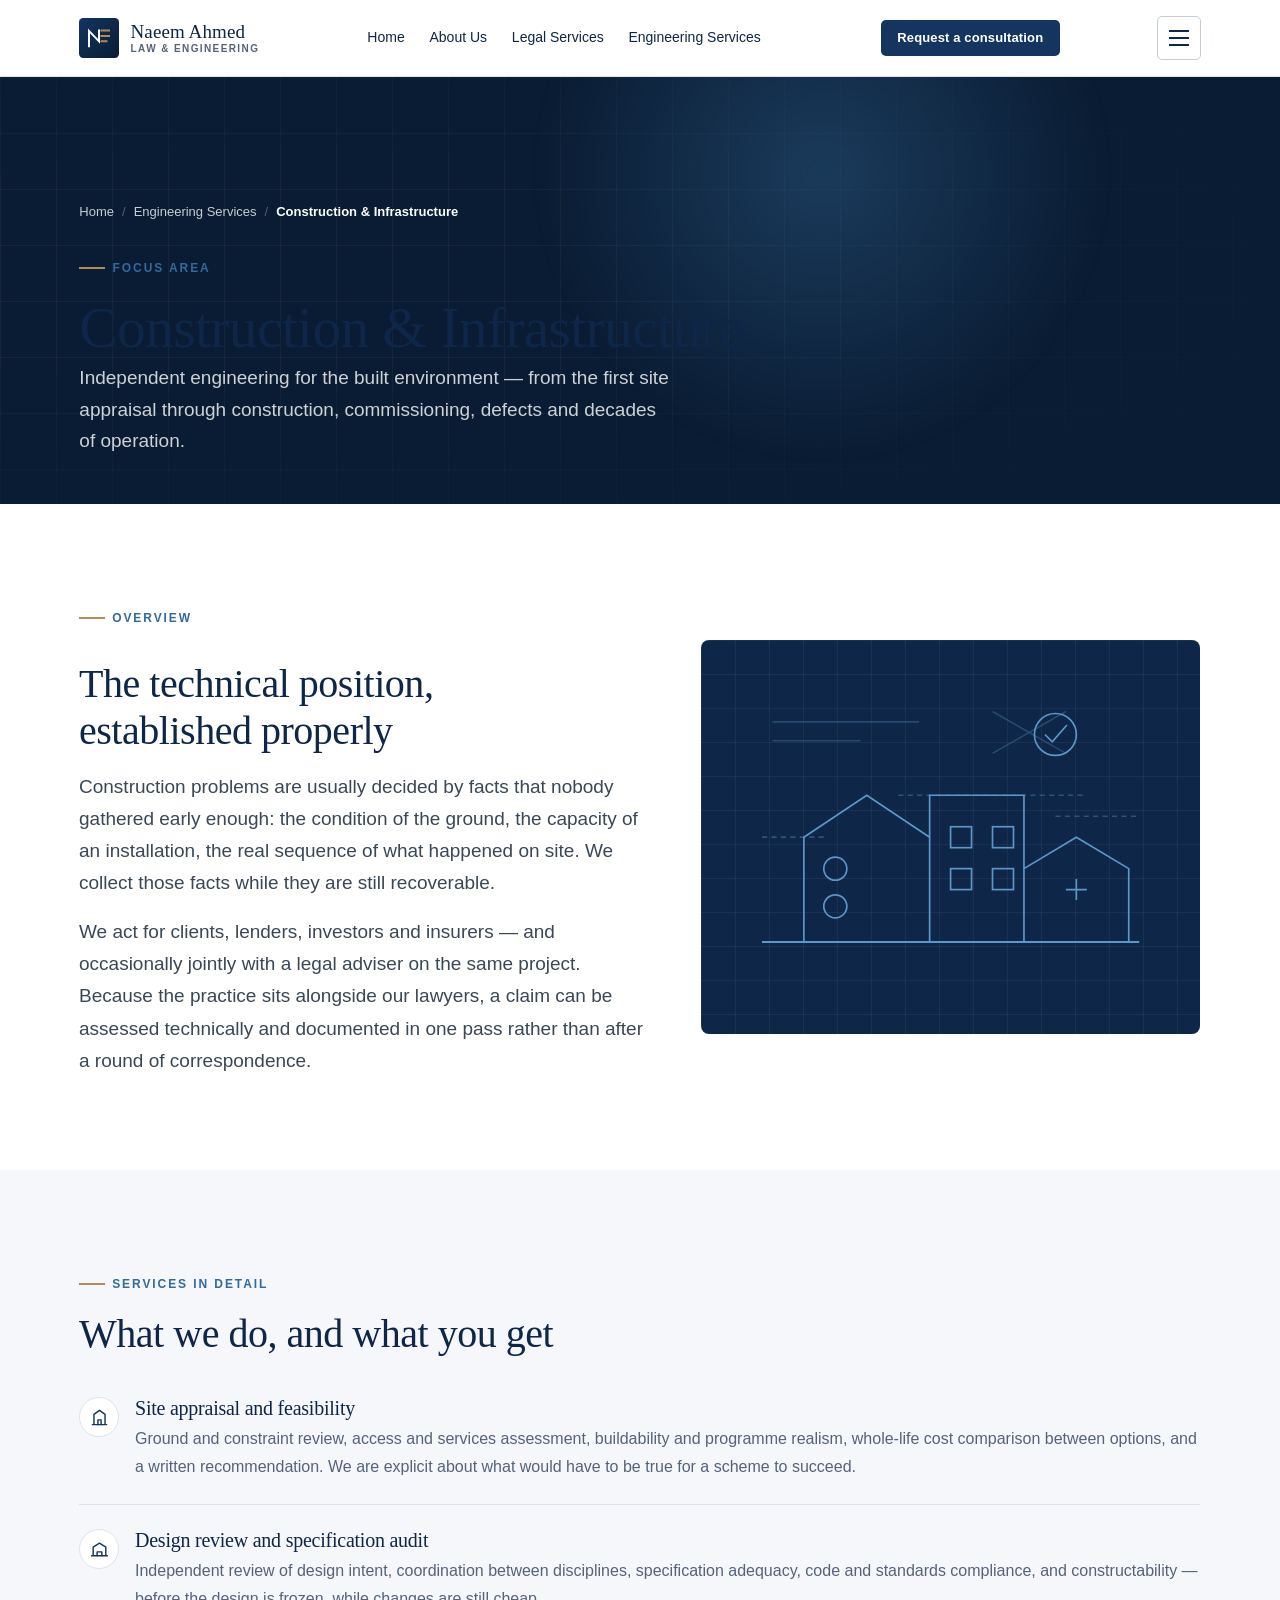
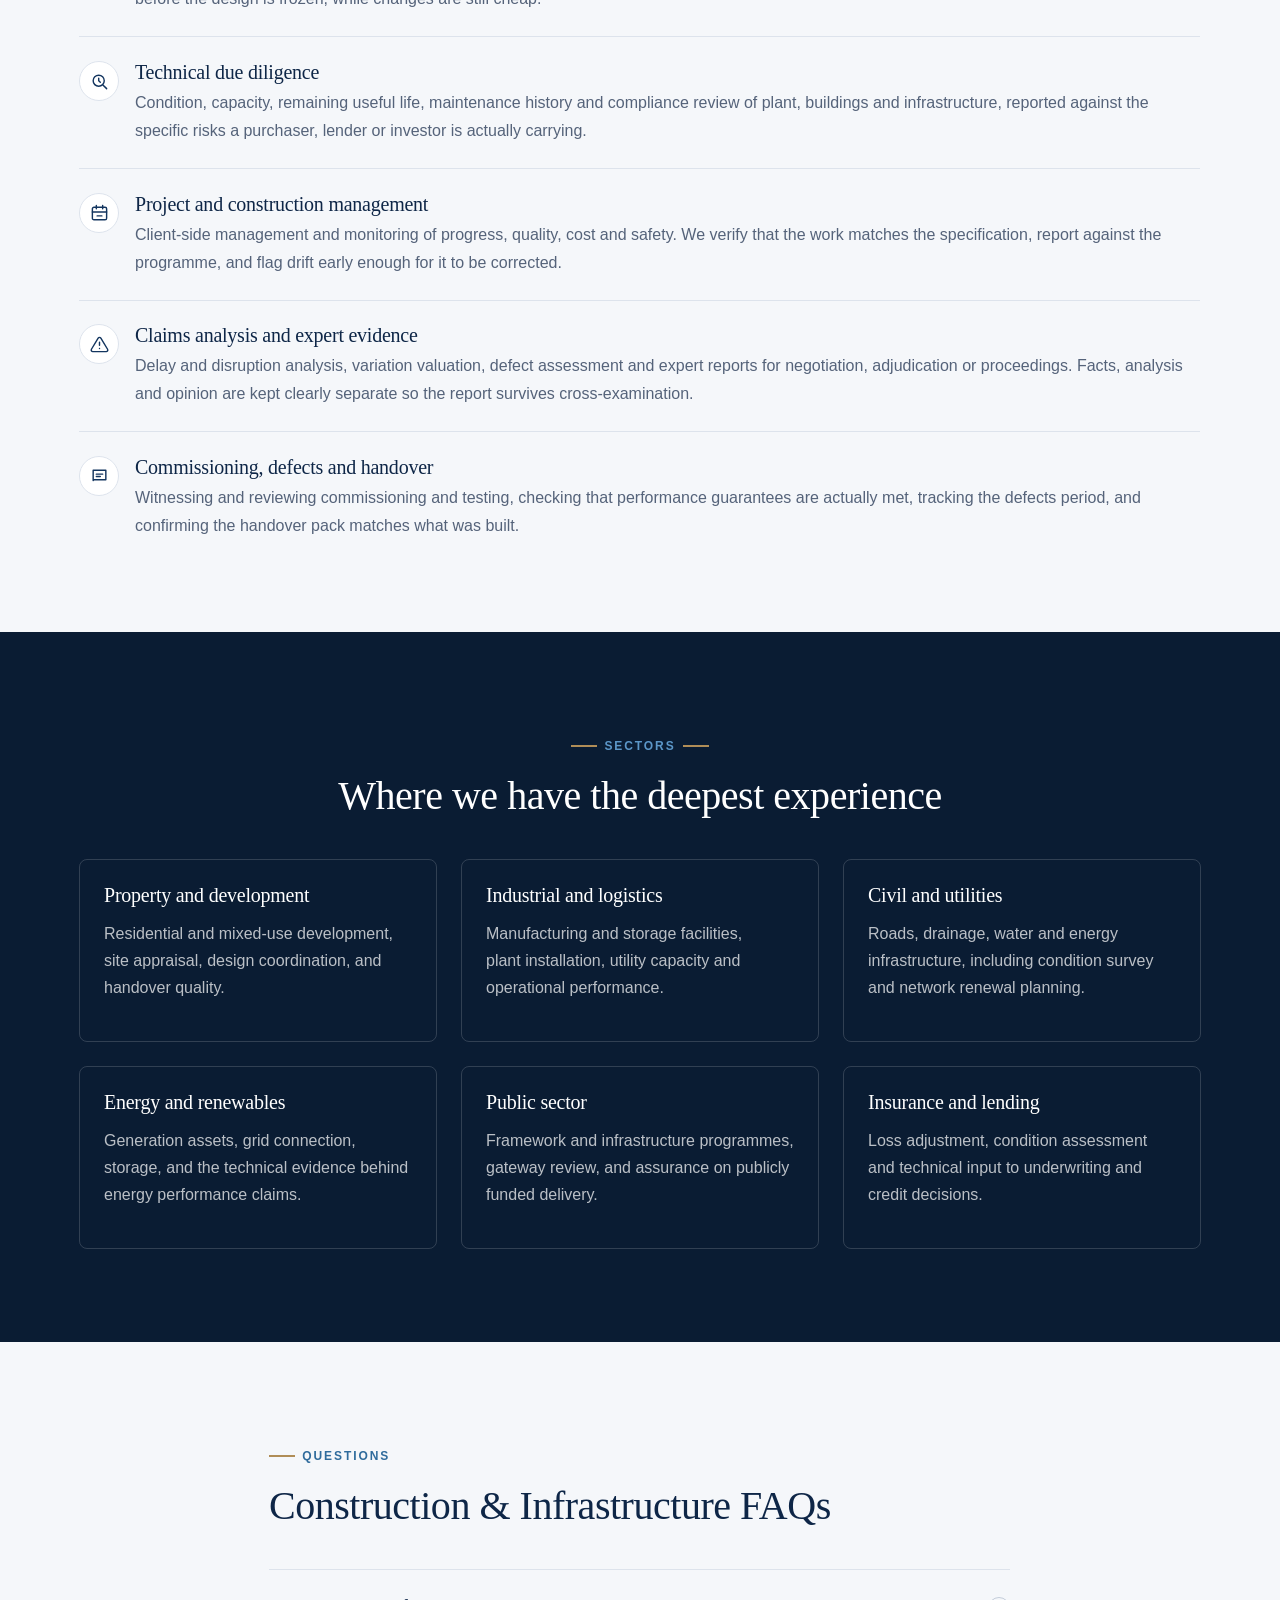
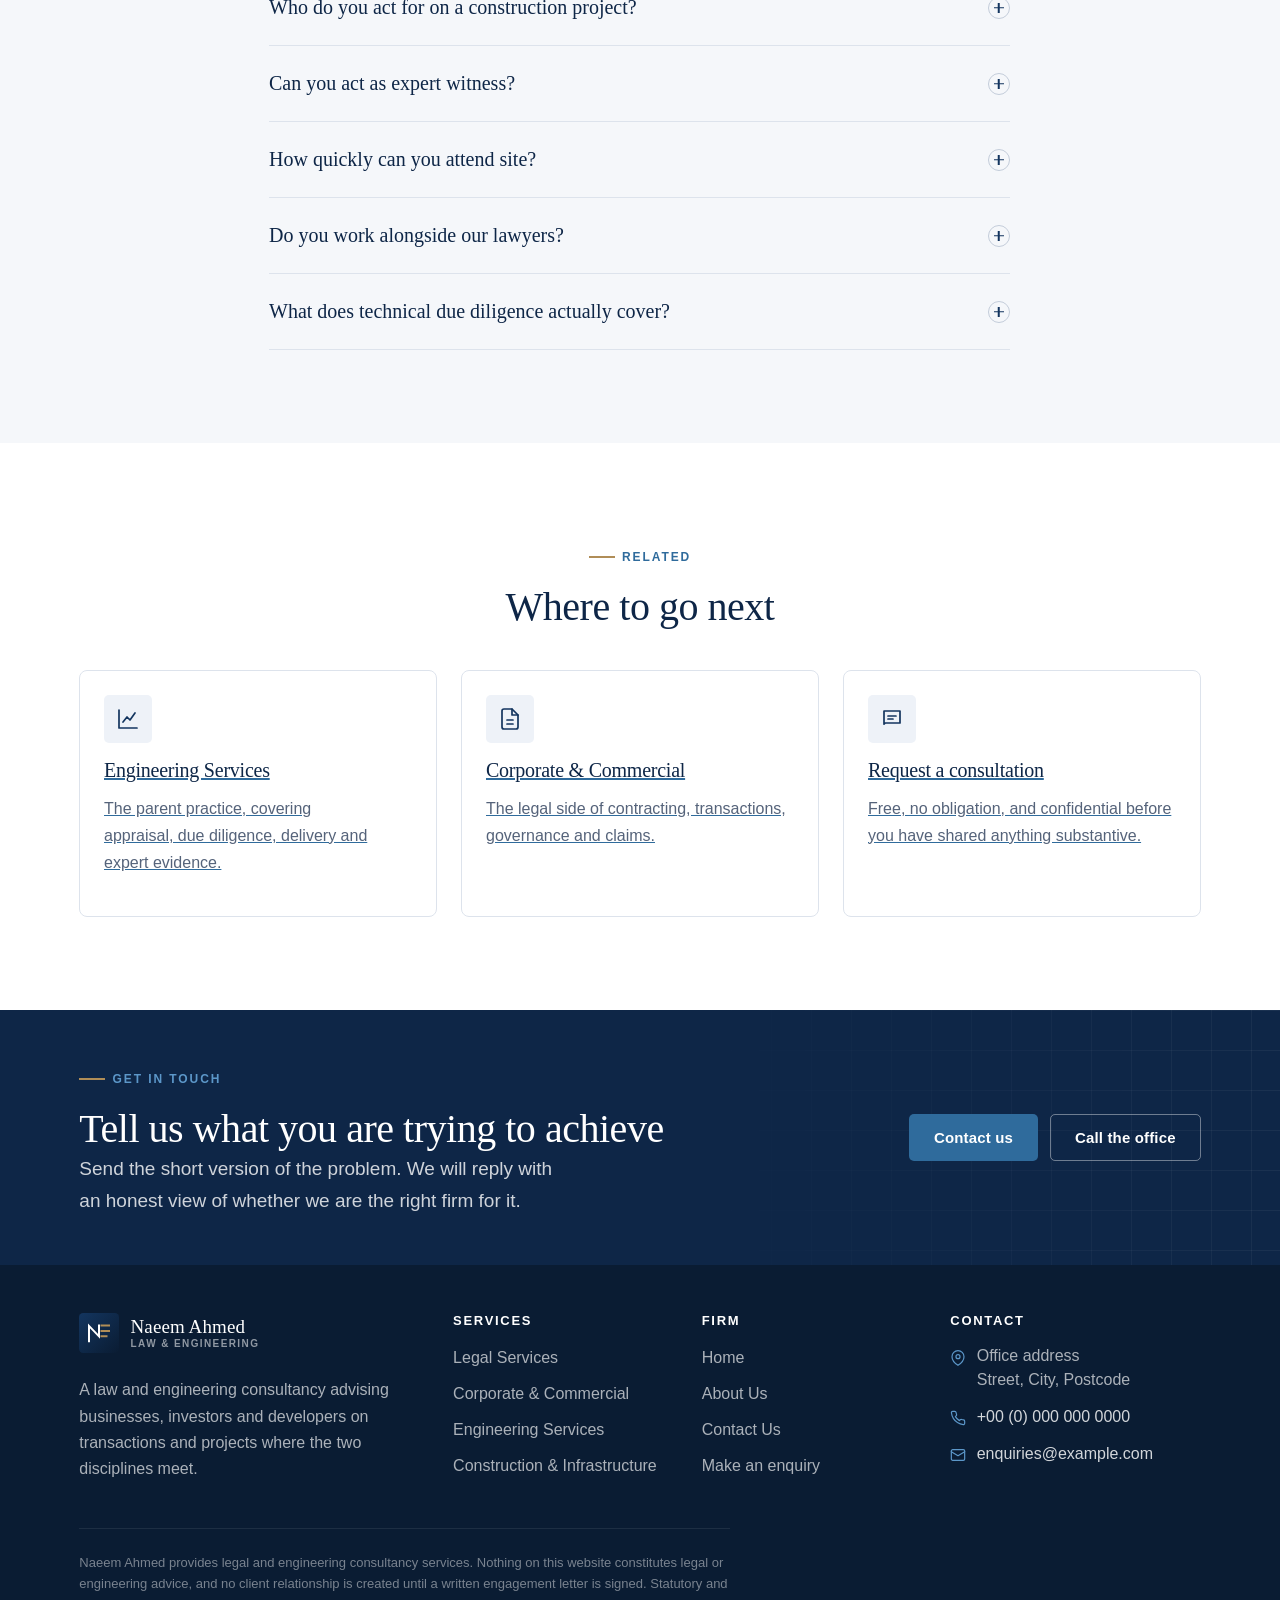
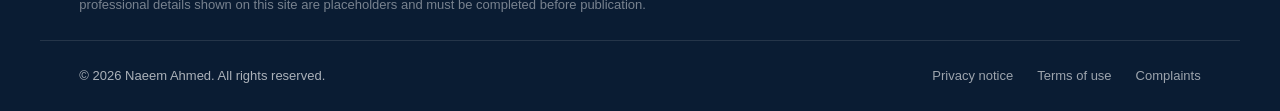
<file: construction-infrastructure.html>
<!DOCTYPE html>
<html lang="en">
<head>
<meta charset="utf-8">
<meta name="viewport" content="width=device-width, initial-scale=1">
<title>Construction & Infrastructure â€” Naeem Ahmed</title>
<meta name="description" content="Site appraisal, design review, technical due diligence, project and construction management, claims analysis and expert evidence.">
<meta name="theme-color" content="#0a1c33">
<link rel="icon" href="assets/favicon.svg" type="image/svg+xml">
<link rel="stylesheet" href="css/styles.css">
<script>document.documentElement.classList.add("has-js")</script>
</head>
<body data-page="construction">

<a class="skip-link" href="#main">Skip to main content</a>

<!-- ===================== Header ===================== -->
<header class="site-header ">
  <div class="container header__inner">
    <a class="brand" href="index.html">
      <img class="brand__mark" src="assets/logo.svg" alt="" width="40" height="40">
      <span class="brand__text">
        <span class="brand__name">Naeem Ahmed</span>
        <span class="brand__tag">Law &amp; Engineering</span>
      </span>
    </a>

    <nav class="nav" aria-label="Primary">
      <ul class="nav__list">
        <li><a class="nav__link" href="index.html"">Home</a></li>
        <li><a class="nav__link" href="about.html"">About Us</a></li>
        <li class="nav__item--has-sub">
          <a class="nav__link" href="legal-services.html"">Legal Services</a>
          <div class="nav__sub">
            <a class="nav__sub-link" href="corporate-commercial.html"">
              Corporate &amp; Commercial
              <span>M&amp;A, contracts, governance and dispute resolution</span>
            </a>
          </div>
        </li>
        <li class="nav__item--has-sub">
          <a class="nav__link" href="engineering-services.html"">Engineering Services</a>
          <div class="nav__sub">
            <a class="nav__sub-link" href="construction-infrastructure.html" is-current" aria-current="page>
              Construction &amp; Infrastructure
              <span>Feasibility, design review, delivery and claims</span>
            </a>
          </div>
        </li>
        <li><a class="nav__link" href="contact.html"">Contact Us</a></li>
      </ul>
    </nav>

    <div class="nav__cta">
      <a class="btn btn--primary btn--sm" href="contact.html">Request a consultation</a>
    </div>

    <button class="nav__toggle" type="button" aria-expanded="false" aria-controls="nav-drawer">
      <span></span><span></span><span></span>
      <span class="visually-hidden">Open menu</span>
    </button>
  </div>
</header>

<div class="nav-backdrop"></div>

<!-- Mobile drawer -->
<div class="nav-drawer" id="nav-drawer" role="dialog" aria-modal="true" aria-label="Site menu">
  <div class="nav-drawer__head">
    <span class="nav-drawer__title">Menu</span>
    <button class="nav-drawer__close" type="button">&times;<span class="visually-hidden">Close menu</span></button>
  </div>

  <ul class="nav-drawer__list">
    <li><a class="nav-drawer__link"" href="index.html">Home</a></li>
    <li><a class="nav-drawer__link"" href="about.html">About Us</a></li>
    <li>
      <a class="nav-drawer__link"" href="legal-services.html">Legal Services</a>
      <ul class="nav-drawer__sub">
        <li><a" href="corporate-commercial.html">Corporate &amp; Commercial</a></li>
      </ul>
    </li>
    <li>
      <a class="nav-drawer__link"" href="engineering-services.html">Engineering Services</a>
      <ul class="nav-drawer__sub">
        <li><a is-current" aria-current="page href="construction-infrastructure.html">Construction &amp; Infrastructure</a></li>
      </ul>
    </li>
    <li><a class="nav-drawer__link"" href="contact.html">Contact Us</a></li>
  </ul>

  <div class="nav-drawer__foot">
    <a class="btn btn--primary" href="contact.html">Request a consultation</a>
  </div>

  <div class="nav-drawer__meta">
    <!-- PLACEHOLDER: replace with real office details -->
    <p>
      <a href="tel:+10000000000">+00 (0) 000 000 0000</a><br>
      <a href="mailto:enquiries@example.com">enquiries@example.com</a>
    </p>
  </div>
</div>

<main id="main">
  <section class="hero hero--page">
    <div class="container hero__inner">
      <nav class="hero__crumb" aria-label="Breadcrumb">
        <ol>
          <li><a href="index.html">Home</a></li>
          <li><a href="engineering-services.html">Engineering Services</a></li>
          <li><span aria-current="page">Construction &amp; Infrastructure</span></li>
        </ol>
      </nav>
      <div class="hero__content">
        <p class="eyebrow">Focus area</p>
        <h1>Construction &amp; Infrastructure</h1>
        <p class="hero__lead">
          Independent engineering for the built environment &mdash; from the first site
          appraisal through construction, commissioning, defects and decades of
          operation.
        </p>
      </div>
    </div>
  </section>

  <section class="section">
    <div class="container">
      <div class="split split--wide-text">
        <div class="split__body reveal">
          <p class="eyebrow">Overview</p>
          <h2>The technical position, established properly</h2>
          <p>
            Construction problems are usually decided by facts that nobody gathered
            early enough: the condition of the ground, the capacity of an
            installation, the real sequence of what happened on site. We collect
            those facts while they are still recoverable.
          </p>
          <p>
            We act for clients, lenders, investors and insurers &mdash; and
            occasionally jointly with a legal adviser on the same project. Because
            the practice sits alongside our lawyers, a claim can be assessed
            technically and documented in one pass rather than after a round of
            correspondence.
          </p>
        </div>

        <div class="split__media reveal" data-delay="1">
          <svg viewBox="0 0 400 300" fill="none" stroke="currentColor" stroke-width="1.6" aria-hidden="true">
            <path d="M20 250h360" stroke-width="2"/>
            <path d="M60 250V150l60-40 60 40v100M180 250V110h90v140M270 250v-70l50-30 50 30v70"/>
            <path d="M20 150h60M150 110h180M300 130h80" opacity=".4" stroke-dasharray="5 4"/>
            <circle cx="90" cy="180" r="11"/><circle cx="90" cy="216" r="11"/>
            <rect x="200" y="140" width="20" height="20"/><rect x="240" y="140" width="20" height="20"/>
            <rect x="200" y="180" width="20" height="20"/><rect x="240" y="180" width="20" height="20"/>
            <path d="M310 200h20M320 190v20"/>
            <path d="M30 40h140M30 58h84" opacity=".3"/>
            <path d="M240 30l70 40M310 30l-70 40" opacity=".3"/>
            <circle cx="300" cy="52" r="20"/><path d="M290 52l7 7 14-16"/>
          </svg>
        </div>
      </div>
    </div>
  </section>

  <section class="section section--grey">
    <div class="container">
      <div class="section__head reveal">
        <p class="eyebrow">Services in detail</p>
        <h2 class="section__title">What we do, and what you get</h2>
      </div>

      <div>
        <div class="feature reveal">
          <span class="feature__icon" aria-hidden="true">
            <svg viewBox="0 0 24 24" fill="none" stroke="currentColor" stroke-width="1.8" stroke-linecap="round" stroke-linejoin="round"><path d="M3 21h18M5 21V8l7-5 7 5v13"/><path d="M10 21v-6h4v6"/></svg>
          </span>
          <div>
            <h3 class="feature__title">Site appraisal and feasibility</h3>
            <p class="feature__text">
              Ground and constraint review, access and services assessment, buildability
              and programme realism, whole-life cost comparison between options, and a
              written recommendation. We are explicit about what would have to be true
              for a scheme to succeed.
            </p>
          </div>
        </div>

        <div class="feature reveal">
          <span class="feature__icon" aria-hidden="true">
            <svg viewBox="0 0 24 24" fill="none" stroke="currentColor" stroke-width="1.8" stroke-linecap="round" stroke-linejoin="round"><path d="M2 20h20M4 20V9l8-5 8 5v11"/><path d="M9 20v-5h6v5"/></svg>
          </span>
          <div>
            <h3 class="feature__title">Design review and specification audit</h3>
            <p class="feature__text">
              Independent review of design intent, coordination between disciplines,
              specification adequacy, code and standards compliance, and constructability
              &mdash; before the design is frozen, while changes are still cheap.
            </p>
          </div>
        </div>

        <div class="feature reveal">
          <span class="feature__icon" aria-hidden="true">
            <svg viewBox="0 0 24 24" fill="none" stroke="currentColor" stroke-width="1.8" stroke-linecap="round" stroke-linejoin="round"><circle cx="11" cy="11" r="7"/><path d="M21 21l-4.35-4.35"/><path d="M11 8v3l2 2"/></svg>
          </span>
          <div>
            <h3 class="feature__title">Technical due diligence</h3>
            <p class="feature__text">
              Condition, capacity, remaining useful life, maintenance history and
              compliance review of plant, buildings and infrastructure, reported against
              the specific risks a purchaser, lender or investor is actually carrying.
            </p>
          </div>
        </div>

        <div class="feature reveal">
          <span class="feature__icon" aria-hidden="true">
            <svg viewBox="0 0 24 24" fill="none" stroke="currentColor" stroke-width="1.8" stroke-linecap="round" stroke-linejoin="round"><rect x="3" y="4" width="18" height="16" rx="2"/><path d="M8 2v4M16 2v4M3 10h18M9 15h6"/></svg>
          </span>
          <div>
            <h3 class="feature__title">Project and construction management</h3>
            <p class="feature__text">
              Client-side management and monitoring of progress, quality, cost and
              safety. We verify that the work matches the specification, report against
              the programme, and flag drift early enough for it to be corrected.
            </p>
          </div>
        </div>

        <div class="feature reveal">
          <span class="feature__icon" aria-hidden="true">
            <svg viewBox="0 0 24 24" fill="none" stroke="currentColor" stroke-width="1.8" stroke-linecap="round" stroke-linejoin="round"><path d="M12 9v4M12 17h.01"/><path d="M10.3 3.9L1.8 18a2 2 0 0 0 1.7 3h17a2 2 0 0 0 1.7-3L13.7 3.9a2 2 0 0 0-3.4 0z"/></svg>
          </span>
          <div>
            <h3 class="feature__title">Claims analysis and expert evidence</h3>
            <p class="feature__text">
              Delay and disruption analysis, variation valuation, defect assessment and
              expert reports for negotiation, adjudication or proceedings. Facts,
              analysis and opinion are kept clearly separate so the report survives
              cross-examination.
            </p>
          </div>
        </div>

        <div class="feature reveal">
          <span class="feature__icon" aria-hidden="true">
            <svg viewBox="0 0 24 24" fill="none" stroke="currentColor" stroke-width="1.8" stroke-linecap="round" stroke-linejoin="round"><path d="M4 4h16v12H5.2L4 17.2z"/><path d="M8 9h8M8 12h5"/></svg>
          </span>
          <div>
            <h3 class="feature__title">Commissioning, defects and handover</h3>
            <p class="feature__text">
              Witnessing and reviewing commissioning and testing, checking that
              performance guarantees are actually met, tracking the defects period, and
              confirming the handover pack matches what was built.
            </p>
          </div>
        </div>
      </div>
    </div>
  </section>

  <section class="section section--navy on-dark">
    <div class="container">
      <div class="section__head section__head--center reveal">
        <p class="eyebrow eyebrow--center">Sectors</p>
        <h2 class="section__title">Where we have the deepest experience</h2>
      </div>
      <div class="grid grid--3">
        <div class="card reveal" data-delay="1" style="background:transparent;border-color:rgba(255,255,255,.16)">
          <h3 class="card__title" style="color:#fff">Property and development</h3>
          <p class="card__text" style="color:rgba(255,255,255,.72)">Residential and mixed-use development, site appraisal, design coordination, and handover quality.</p>
        </div>
        <div class="card reveal" data-delay="2" style="background:transparent;border-color:rgba(255,255,255,.16)">
          <h3 class="card__title" style="color:#fff">Industrial and logistics</h3>
          <p class="card__text" style="color:rgba(255,255,255,.72)">Manufacturing and storage facilities, plant installation, utility capacity and operational performance.</p>
        </div>
        <div class="card reveal" data-delay="3" style="background:transparent;border-color:rgba(255,255,255,.16)">
          <h3 class="card__title" style="color:#fff">Civil and utilities</h3>
          <p class="card__text" style="color:rgba(255,255,255,.72)">Roads, drainage, water and energy infrastructure, including condition survey and network renewal planning.</p>
        </div>
        <div class="card reveal" data-delay="4" style="background:transparent;border-color:rgba(255,255,255,.16)">
          <h3 class="card__title" style="color:#fff">Energy and renewables</h3>
          <p class="card__text" style="color:rgba(255,255,255,.72)">Generation assets, grid connection, storage, and the technical evidence behind energy performance claims.</p>
        </div>
        <div class="card reveal" data-delay="5" style="background:transparent;border-color:rgba(255,255,255,.16)">
          <h3 class="card__title" style="color:#fff">Public sector</h3>
          <p class="card__text" style="color:rgba(255,255,255,.72)">Framework and infrastructure programmes, gateway review, and assurance on publicly funded delivery.</p>
        </div>
        <div class="card reveal" data-delay="1" style="background:transparent;border-color:rgba(255,255,255,.16)">
          <h3 class="card__title" style="color:#fff">Insurance and lending</h3>
          <p class="card__text" style="color:rgba(255,255,255,.72)">Loss adjustment, condition assessment and technical input to underwriting and credit decisions.</p>
        </div>
      </div>
    </div>
  </section>

  <section class="section section--grey">
    <div class="container container--narrow">
      <div class="section__head reveal">
        <p class="eyebrow">Questions</p>
        <h2 class="section__title">Construction &amp; Infrastructure FAQs</h2>
      </div>

      <div class="acc reveal" data-accordion="single">
        <details class="acc__item">
          <summary class="acc__trigger">Who do you act for on a construction project?
            <span class="acc__icon" aria-hidden="true"></span></summary>
          <div class="acc__body">
            <p>
              Clients, developers, lenders, investors, insurers and occasionally public
              bodies. We do not act for contractors on the same project as a client
              instruction, because the value of independent judgement disappears the
              moment we are on both sides.
            </p>
          </div>
        </details>
        <details class="acc__item">
          <summary class="acc__trigger">Can you act as expert witness?
            <span class="acc__icon" aria-hidden="true"></span></summary>
          <div class="acc__body">
            <p>
              Yes. We prepare expert reports for negotiation, adjudication and court
              proceedings within our fields, and we will give you an honest view early
              on whether the evidence supports a case or whether it should be settled.
            </p>
          </div>
        </details>
        <details class="acc__item">
          <summary class="acc__trigger">How quickly can you attend site?
            <span class="acc__icon" aria-hidden="true"></span></summary>
          <div class="acc__body">
            <p>
              For an urgent condition or programme issue we can usually attend within
              a few days. Site visits are quoted as a fixed fee with a written record
              of what was inspected and what was not.
            </p>
          </div>
        </details>
        <details class="acc__item">
          <summary class="acc__trigger">Do you work alongside our lawyers?
            <span class="acc__icon" aria-hidden="true"></span></summary>
          <div class="acc__body">
            <p>
              Yes, and it is usually the better arrangement. Our legal and engineering
              practices sit in the same firm, so a contract and a condition assessment
              can be produced together. We also work comfortably with external counsel
              where instructed.
            </p>
          </div>
        </details>
        <details class="acc__item">
          <summary class="acc__trigger">What does technical due diligence actually cover?
            <span class="acc__icon" aria-hidden="true"></span></summary>
          <div class="acc__body">
            <p>
              It depends on the asset and the risk you are taking, but typically:
              physical condition, installed and demonstrated capacity, remaining
              useful life, maintenance and defect history, outstanding statutory
              compliance, and the capital expenditure likely to be required. We scope
              it against your transaction, not a standard template.
            </p>
          </div>
        </details>
      </div>
    </div>
  </section>

  <section class="section">
    <div class="container">
      <div class="section__head section__head--center reveal">
        <p class="eyebrow">Related</p>
        <h2 class="section__title">Where to go next</h2>
      </div>
      <div class="grid grid--3">
        <a class="card card--link reveal" data-delay="1" href="engineering-services.html">
          <span class="card__icon" aria-hidden="true">
            <svg viewBox="0 0 24 24" fill="none" stroke="currentColor" stroke-width="1.7" stroke-linecap="round" stroke-linejoin="round"><path d="M3 3v18h18"/><path d="M7 15l4-5 3 3 5-7"/></svg>
          </span>
          <h3 class="card__title">Engineering Services</h3>
          <p class="card__text">The parent practice, covering appraisal, due diligence, delivery and expert evidence.</p>
        </a>
        <a class="card card--link reveal" data-delay="2" href="corporate-commercial.html">
          <span class="card__icon" aria-hidden="true">
            <svg viewBox="0 0 24 24" fill="none" stroke="currentColor" stroke-width="1.7" stroke-linecap="round" stroke-linejoin="round"><path d="M14 2H6a2 2 0 0 0-2 2v16a2 2 0 0 0 2 2h12a2 2 0 0 0 2-2V8z"/><path d="M14 2v6h6M9 13h6M9 17h6"/></svg>
          </span>
          <h3 class="card__title">Corporate &amp; Commercial</h3>
          <p class="card__text">The legal side of contracting, transactions, governance and claims.</p>
        </a>
        <a class="card card--link reveal" data-delay="3" href="contact.html">
          <span class="card__icon" aria-hidden="true">
            <svg viewBox="0 0 24 24" fill="none" stroke="currentColor" stroke-width="1.7" stroke-linecap="round" stroke-linejoin="round"><path d="M4 4h16v12H5.2L4 17.2z"/><path d="M8 9h8M8 12h5"/></svg>
          </span>
          <h3 class="card__title">Request a consultation</h3>
          <p class="card__text">Free, no obligation, and confidential before you have shared anything substantive.</p>
        </a>
      </div>
    </div>
  </section>
  <section class="cta-band on-dark">
    <div class="container cta-band__inner">
      <div>
        <p class="eyebrow">Get in touch</p>
        <h2>Tell us what you are trying to achieve</h2>
        <p>Send the short version of the problem. We will reply with an honest view of whether we are the right firm for it.</p>
      </div>
      <div class="btn-row">
        <a class="btn btn--accent" href="contact.html">Contact us</a>
        <a class="btn btn--ghost" href="tel:+10000000000">Call the office</a>
      </div>
    </div>
  </section></main>

<!-- ===================== Footer ===================== -->
<footer class="site-footer">
  <div class="container footer__top">
    <div class="footer__grid">
      <div class="footer__brand">
        <a class="brand" href="index.html">
          <img class="brand__mark" src="assets/logo.svg" alt="" width="40" height="40">
          <span class="brand__text">
            <span class="brand__name">Naeem Ahmed</span>
            <span class="brand__tag">Law &amp; Engineering</span>
          </span>
        </a>
        <p>
          A law and engineering consultancy advising businesses, investors and
          developers on transactions and projects where the two disciplines meet.
        </p>
      </div>

      <div>
        <h2 class="footer__title">Services</h2>
        <ul class="footer__list">
          <li><a href="legal-services.html">Legal Services</a></li>
          <li><a href="corporate-commercial.html">Corporate &amp; Commercial</a></li>
          <li><a href="engineering-services.html">Engineering Services</a></li>
          <li><a href="construction-infrastructure.html">Construction &amp; Infrastructure</a></li>
        </ul>
      </div>

      <div>
        <h2 class="footer__title">Firm</h2>
        <ul class="footer__list">
          <li><a href="index.html">Home</a></li>
          <li><a href="about.html">About Us</a></li>
          <li><a href="contact.html">Contact Us</a></li>
          <li><a href="contact.html#form">Make an enquiry</a></li>
        </ul>
      </div>

      <div>
        <h2 class="footer__title">Contact</h2>
        <ul class="footer__list footer__contact">
          <!-- PLACEHOLDER: replace all contact details -->
          <li>
            <svg viewBox="0 0 24 24" fill="none" stroke="currentColor" stroke-width="1.8" stroke-linecap="round" stroke-linejoin="round" aria-hidden="true"><path d="M21 10c0 7-9 13-9 13s-9-6-9-13a9 9 0 0 1 18 0z"/><circle cx="12" cy="10" r="3"/></svg>
            <span>Office address<br>Street, City, Postcode</span>
          </li>
          <li>
            <svg viewBox="0 0 24 24" fill="none" stroke="currentColor" stroke-width="1.8" stroke-linecap="round" stroke-linejoin="round" aria-hidden="true"><path d="M22 16.92v3a2 2 0 0 1-2.18 2 19.79 19.79 0 0 1-8.63-3.07 19.5 19.5 0 0 1-6-6A19.79 19.79 0 0 1 2.12 4.18 2 2 0 0 1 4.11 2h3a2 2 0 0 1 2 1.72c.13.96.36 1.9.7 2.81a2 2 0 0 1-.45 2.11L8.09 9.91a16 16 0 0 0 6 6l1.27-1.27a2 2 0 0 1 2.11-.45c.9.34 1.85.57 2.81.7A2 2 0 0 1 22 16.92z"/></svg>
            <a href="tel:+10000000000">+00 (0) 000 000 0000</a>
          </li>
          <li>
            <svg viewBox="0 0 24 24" fill="none" stroke="currentColor" stroke-width="1.8" stroke-linecap="round" stroke-linejoin="round" aria-hidden="true"><rect x="2" y="4" width="20" height="16" rx="2"/><path d="M22 7l-10 6L2 7"/></svg>
            <a href="mailto:enquiries@example.com">enquiries@example.com</a>
          </li>
        </ul>
      </div>
    </div>
  </div>

  <div class="container">
    <p class="footer__disclaimer">
      Naeem Ahmed provides legal and engineering consultancy services. Nothing on this
      website constitutes legal or engineering advice, and no client relationship is
      created until a written engagement letter is signed. Statutory and professional
      details shown on this site are placeholders and must be completed before
      publication.
    </p>
  </div>

  <div class="container footer__bottom">
    <div class="footer__bottom-inner">
      <p>&copy; <span data-year>2026</span> Naeem Ahmed. All rights reserved.</p>
      <nav class="footer__legal" aria-label="Legal">
        <a href="#">Privacy notice</a>
        <a href="#">Terms of use</a>
        <a href="#">Complaints</a>
      </nav>
    </div>
  </div>
</footer>

<button class="to-top" type="button">
  <svg viewBox="0 0 24 24" fill="none" stroke="currentColor" stroke-width="2" stroke-linecap="round" stroke-linejoin="round" aria-hidden="true"><path d="M12 19V5M5 12l7-7 7 7"/></svg>
  <span class="visually-hidden">Back to top</span>
</button>

<script src="js/main.js" defer></script>
</body>
</html>
</file>
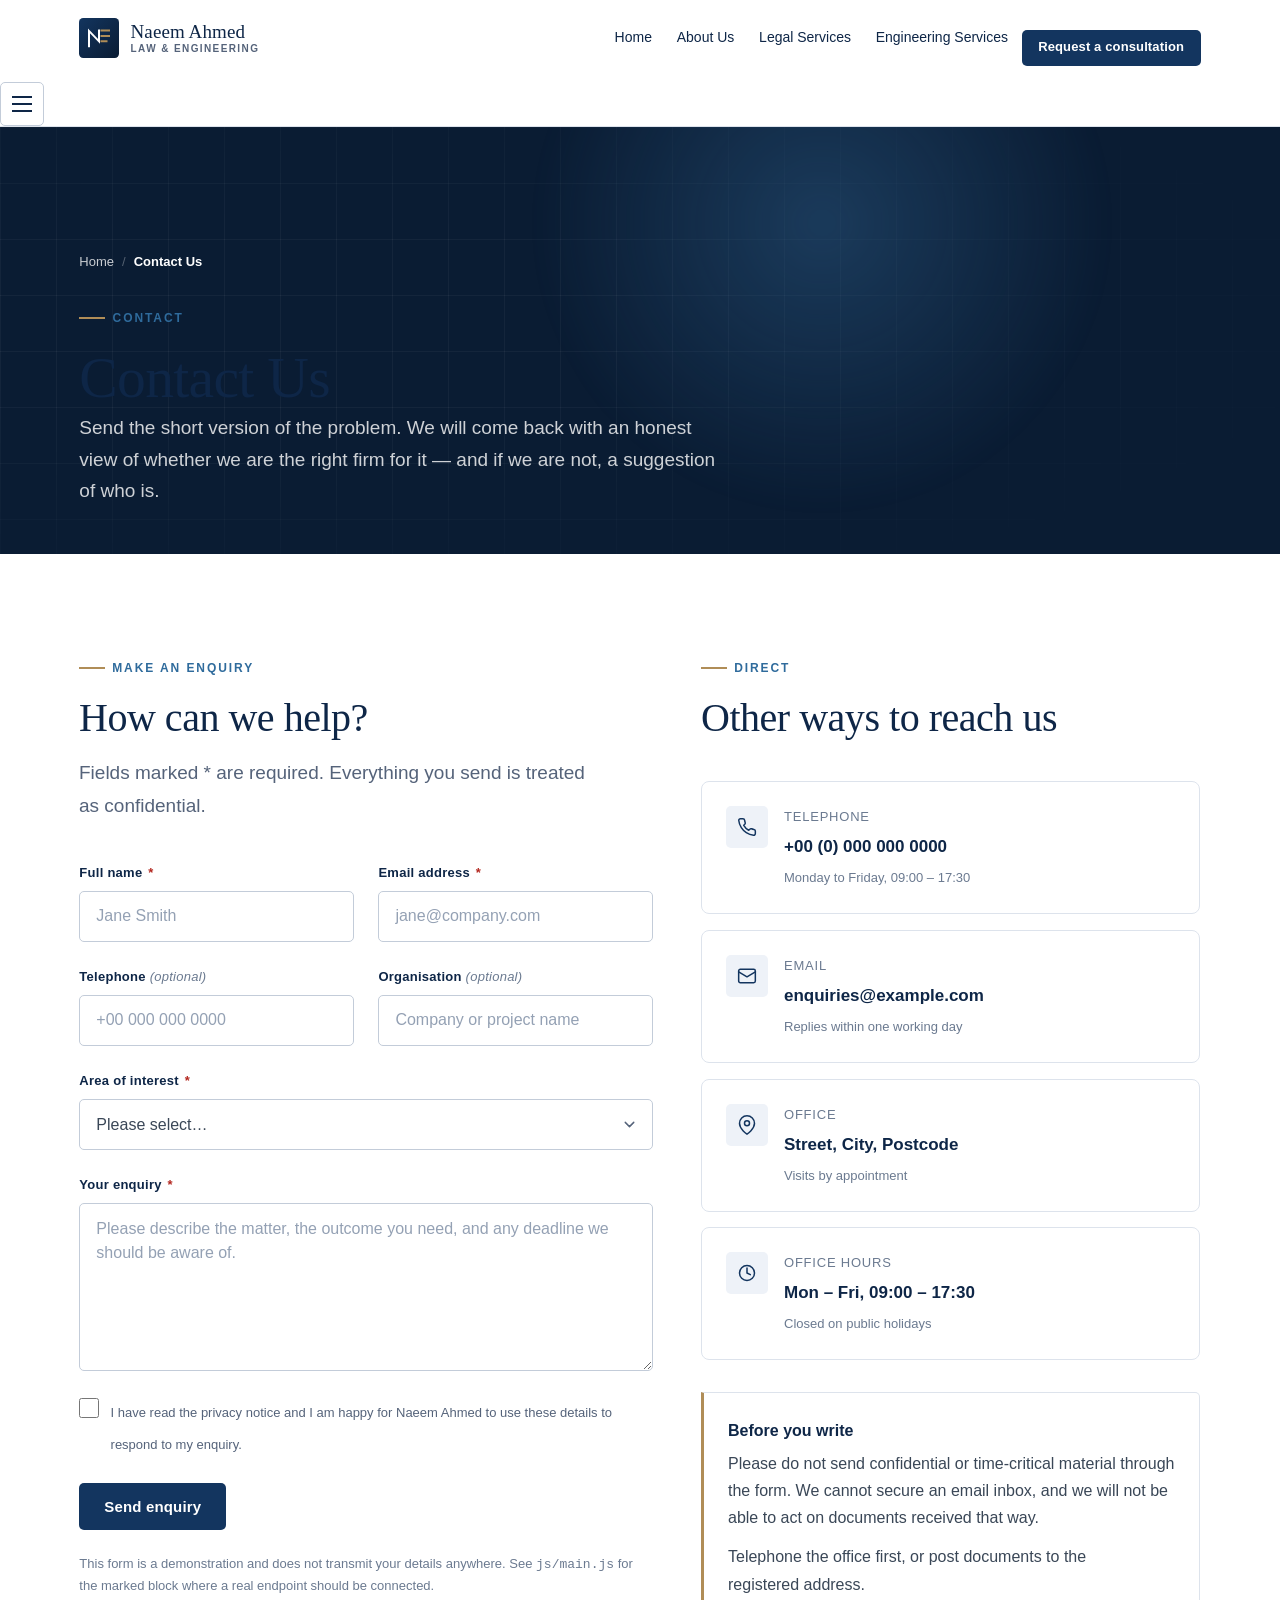
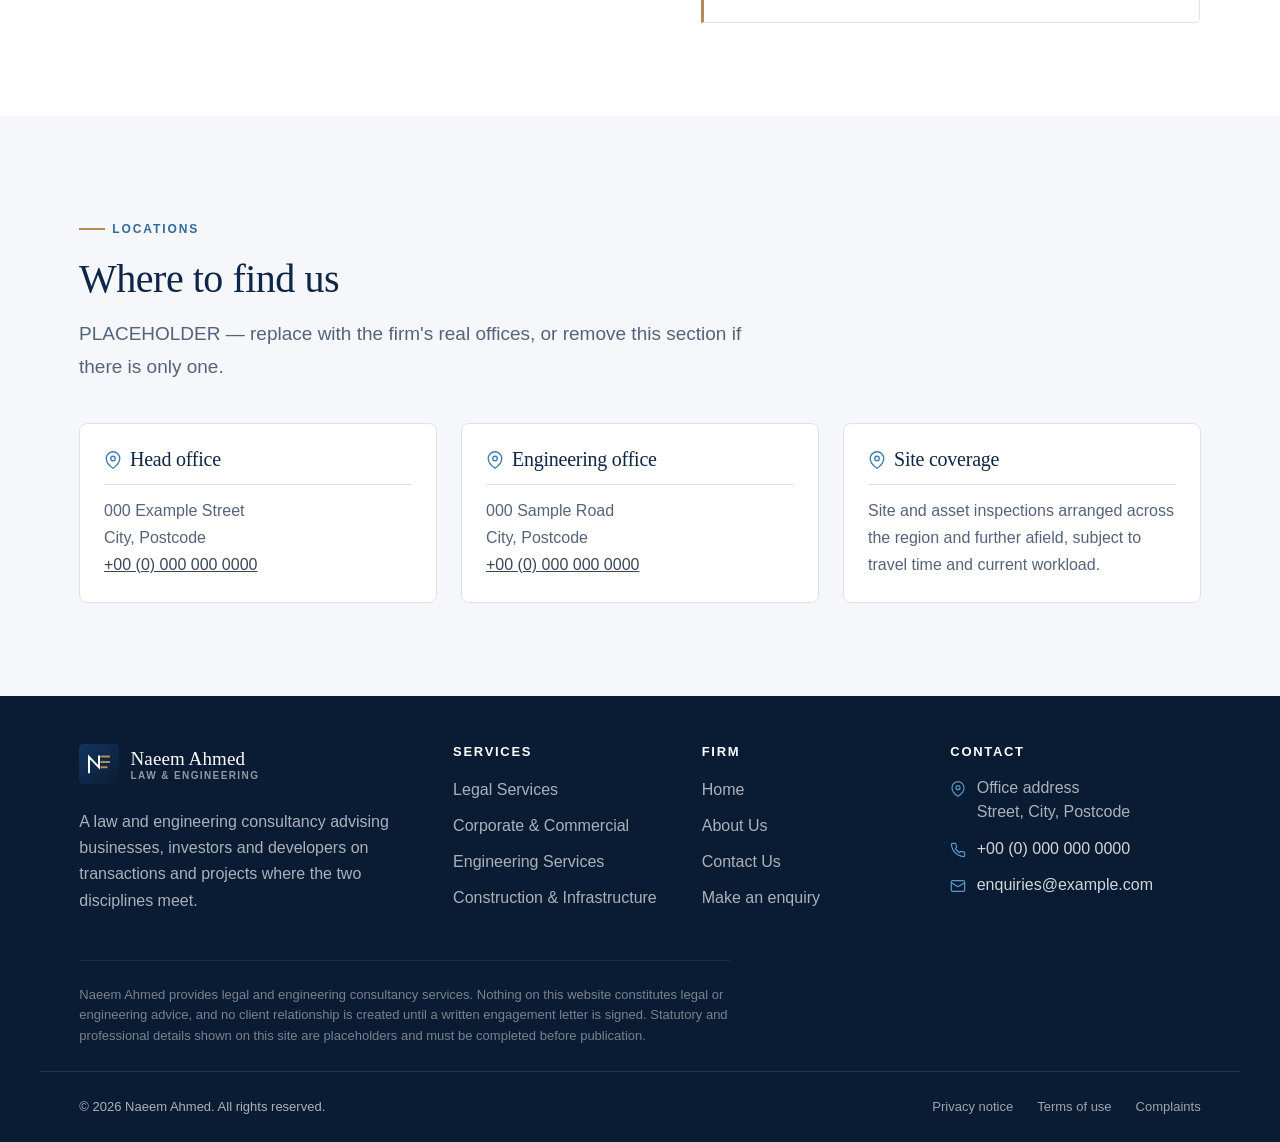
<file: contact.html>
<!DOCTYPE html>
<html lang="en">
<head>
<meta charset="utf-8">
<meta name="viewport" content="width=device-width, initial-scale=1">
<title>Contact Us â€” Naeem Ahmed</title>
<meta name="description" content="Contact Naeem Ahmed to discuss a legal or engineering matter. Enquiries are treated as confidential and there is no charge for an initial consultation.">
<meta name="theme-color" content="#0a1c33">
<link rel="icon" href="assets/favicon.svg" type="image/svg+xml">
<link rel="stylesheet" href="css/styles.css">
<script>document.documentElement.classList.add("has-js")</script>
</head>
<body data-page="contact">

<a class="skip-link" href="#main">Skip to main content</a>

<!-- ===================== Header ===================== -->
<header class="site-header ">
  <div class="container header__inner">
    <a class="brand" href="index.html">
      <img class="brand__mark" src="assets/logo.svg" alt="" width="40" height="40">
      <span class="brand__text">
        <span class="brand__name">Naeem Ahmed</span>
        <span class="brand__tag">Law &amp; Engineering</span>
      </span>
    </a>

    <nav class="nav" aria-label="Primary">
      <ul class="nav__list">
        <li><a class="nav__link" href="index.html"">Home</a></li>
        <li><a class="nav__link" href="about.html"">About Us</a></li>
        <li class="nav__item--has-sub">
          <a class="nav__link" href="legal-services.html"">Legal Services</a>
          <div class="nav__sub">
            <a class="nav__sub-link" href="corporate-commercial.html"">
              Corporate &amp; Commercial
              <span>M&amp;A, contracts, governance and dispute resolution</span>
            </a>
          </div>
        </li>
        <li class="nav__item--has-sub">
          <a class="nav__link" href="engineering-services.html"">Engineering Services</a>
          <div class="nav__sub">
            <a class="nav__sub-link" href="construction-infrastructure.html"">
              Construction &amp; Infrastructure
              <span>Feasibility, design review, delivery and claims</span>
            </a>
          </div>
        </li>
        <li><a class="nav__link" href="contact.html" is-current" aria-current="page>Contact Us</a></li>
      </ul>
    </nav>

    <div class="nav__cta">
      <a class="btn btn--primary btn--sm" href="contact.html">Request a consultation</a>
    </div>

    <button class="nav__toggle" type="button" aria-expanded="false" aria-controls="nav-drawer">
      <span></span><span></span><span></span>
      <span class="visually-hidden">Open menu</span>
    </button>
  </div>
</header>

<div class="nav-backdrop"></div>

<!-- Mobile drawer -->
<div class="nav-drawer" id="nav-drawer" role="dialog" aria-modal="true" aria-label="Site menu">
  <div class="nav-drawer__head">
    <span class="nav-drawer__title">Menu</span>
    <button class="nav-drawer__close" type="button">&times;<span class="visually-hidden">Close menu</span></button>
  </div>

  <ul class="nav-drawer__list">
    <li><a class="nav-drawer__link"" href="index.html">Home</a></li>
    <li><a class="nav-drawer__link"" href="about.html">About Us</a></li>
    <li>
      <a class="nav-drawer__link"" href="legal-services.html">Legal Services</a>
      <ul class="nav-drawer__sub">
        <li><a" href="corporate-commercial.html">Corporate &amp; Commercial</a></li>
      </ul>
    </li>
    <li>
      <a class="nav-drawer__link"" href="engineering-services.html">Engineering Services</a>
      <ul class="nav-drawer__sub">
        <li><a" href="construction-infrastructure.html">Construction &amp; Infrastructure</a></li>
      </ul>
    </li>
    <li><a class="nav-drawer__link" is-current" aria-current="page href="contact.html">Contact Us</a></li>
  </ul>

  <div class="nav-drawer__foot">
    <a class="btn btn--primary" href="contact.html">Request a consultation</a>
  </div>

  <div class="nav-drawer__meta">
    <!-- PLACEHOLDER: replace with real office details -->
    <p>
      <a href="tel:+10000000000">+00 (0) 000 000 0000</a><br>
      <a href="mailto:enquiries@example.com">enquiries@example.com</a>
    </p>
  </div>
</div>

<main id="main">
  <section class="hero hero--page">
    <div class="container hero__inner">
      <nav class="hero__crumb" aria-label="Breadcrumb">
        <ol>
          <li><a href="index.html">Home</a></li>
          <li><span aria-current="page">Contact Us</span></li>
        </ol>
      </nav>
      <div class="hero__content">
        <p class="eyebrow">Contact</p>
        <h1>Contact Us</h1>
        <p class="hero__lead">
          Send the short version of the problem. We will come back with an honest view
          of whether we are the right firm for it &mdash; and if we are not, a
          suggestion of who is.
        </p>
      </div>
    </div>
  </section>

  <section class="section" id="form">
    <div class="container">
      <div class="contact-grid">

        <!-- ============ Form ============ -->
        <div>
          <div class="section__head reveal">
            <p class="eyebrow">Make an enquiry</p>
            <h2 class="section__title">How can we help?</h2>
            <p class="section__lead">
              Fields marked <span aria-hidden="true">*</span><span class="visually-hidden">with an asterisk</span>
              are required. Everything you send is treated as confidential.
            </p>
          </div>

          <!-- Error summary: populated by js/main.js -->
          <div class="form__summary" id="form-summary" role="alert" tabindex="-1">
            <h2>There is a problem</h2>
            <p>Please correct the following before sending your enquiry:</p>
            <ul id="form-summary-list"></ul>
          </div>

          <form class="form" id="enquiry-form" novalidate>
            <div class="form__row">
              <div class="field">
                <label class="field__label" for="fullName">
                  Full name <span class="req" aria-hidden="true">*</span>
                </label>
                <input class="field__control" type="text" id="fullName" name="fullName"
                       autocomplete="name" placeholder="Jane Smith" required>
                <p class="field__error" id="fullName-error">
                  <svg viewBox="0 0 24 24" fill="none" stroke="currentColor" stroke-width="2" stroke-linecap="round" stroke-linejoin="round" aria-hidden="true"><circle cx="12" cy="12" r="10"/><path d="M12 8v4M12 16h.01"/></svg>
                  <span>Please enter your full name (at least 2 characters).</span>
                </p>
              </div>

              <div class="field">
                <label class="field__label" for="email">
                  Email address <span class="req" aria-hidden="true">*</span>
                </label>
                <input class="field__control" type="email" id="email" name="email"
                       autocomplete="email" placeholder="jane@company.com" required>
                <p class="field__error" id="email-error">
                  <svg viewBox="0 0 24 24" fill="none" stroke="currentColor" stroke-width="2" stroke-linecap="round" stroke-linejoin="round" aria-hidden="true"><circle cx="12" cy="12" r="10"/><path d="M12 8v4M12 16h.01"/></svg>
                  <span>Please enter a valid email address, for example name@company.com.</span>
                </p>
              </div>
            </div>

            <div class="form__row">
              <div class="field">
                <label class="field__label" for="phone">
                  Telephone <span class="field__optional">(optional)</span>
                </label>
                <input class="field__control" type="tel" id="phone" name="phone"
                       autocomplete="tel" placeholder="+00 000 000 0000">
                <p class="field__error" id="phone-error">
                  <svg viewBox="0 0 24 24" fill="none" stroke="currentColor" stroke-width="2" stroke-linecap="round" stroke-linejoin="round" aria-hidden="true"><circle cx="12" cy="12" r="10"/><path d="M12 8v4M12 16h.01"/></svg>
                  <span>Please enter a valid telephone number, or leave this blank.</span>
                </p>
              </div>

              <div class="field">
                <label class="field__label" for="organisation">
                  Organisation <span class="field__optional">(optional)</span>
                </label>
                <input class="field__control" type="text" id="organisation" name="organisation"
                       autocomplete="organization" placeholder="Company or project name">
              </div>
            </div>

            <div class="form__row form__row--full">
              <div class="field">
                <label class="field__label" for="practice">
                  Area of interest <span class="req" aria-hidden="true">*</span>
                </label>
                <select class="field__control" id="practice" name="practice" required>
                  <option value="">Please select&hellip;</option>
                  <option>Legal Services</option>
                  <option>Corporate &amp; Commercial</option>
                  <option>Engineering Services</option>
                  <option>Construction &amp; Infrastructure</option>
                  <option>Combined legal and engineering instruction</option>
                  <option>Something else</option>
                </select>
                <p class="field__error" id="practice-error">
                  <svg viewBox="0 0 24 24" fill="none" stroke="currentColor" stroke-width="2" stroke-linecap="round" stroke-linejoin="round" aria-hidden="true"><circle cx="12" cy="12" r="10"/><path d="M12 8v4M12 16h.01"/></svg>
                  <span>Please select the area your enquiry relates to.</span>
                </p>
              </div>
            </div>

            <div class="field">
              <label class="field__label" for="message">
                Your enquiry <span class="req" aria-hidden="true">*</span>
              </label>
              <textarea class="field__control" id="message" name="message"
                        placeholder="Please describe the matter, the outcome you need, and any deadline we should be aware of." required></textarea>
              <p class="field__error" id="message-error">
                <svg viewBox="0 0 24 24" fill="none" stroke="currentColor" stroke-width="2" stroke-linecap="round" stroke-linejoin="round" aria-hidden="true"><circle cx="12" cy="12" r="10"/><path d="M12 8v4M12 16h.01"/></svg>
                <span>Please describe your enquiry in at least 20 characters so we can route it correctly.</span>
              </p>
            </div>

            <div class="field field--check">
              <input type="checkbox" id="consent" name="consent" required>
              <div class="field__check-body">
                <label for="consent">
                  I have read the privacy notice and I am happy for Naeem Ahmed to use
                  these details to respond to my enquiry.
                </label>
                <p class="field__error" id="consent-error">
                  <svg viewBox="0 0 24 24" fill="none" stroke="currentColor" stroke-width="2" stroke-linecap="round" stroke-linejoin="round" aria-hidden="true"><circle cx="12" cy="12" r="10"/><path d="M12 8v4M12 16h.01"/></svg>
                  <span>Please confirm you have read the privacy notice.</span>
                </p>
              </div>
            </div>

            <div>
              <button class="btn btn--primary" type="submit" id="form-submit">Send enquiry</button>
            </div>

            <p class="form-note">
              This form is a demonstration and does not transmit your details anywhere.
              See <code>js/main.js</code> for the marked block where a real endpoint
              should be connected.
            </p>
          </form>

          <!-- Success state: revealed by js/main.js -->
          <div class="form-success" id="form-success" role="status" tabindex="-1">
            <span class="form-success__icon" aria-hidden="true">
              <svg viewBox="0 0 24 24" fill="none" stroke="currentColor" stroke-width="2.5" stroke-linecap="round" stroke-linejoin="round"><path d="M20 6L9 17l-5-5"/></svg>
            </span>
            <h2>Thank you &mdash; your enquiry has been received</h2>
            <p>
              We have logged your enquiry and will come back to you within one working
              day. If your matter is urgent, please telephone the office directly.
            </p>
            <p class="form-success__ref">Reference <strong id="form-success-ref">NA-0000</strong></p>
            <button class="btn btn--outline" type="button" id="form-again">Send another enquiry</button>
          </div>
        </div>

        <!-- ============ Aside ============ -->
        <aside>
          <div class="section__head reveal">
            <p class="eyebrow">Direct</p>
            <h2 class="section__title">Other ways to reach us</h2>
          </div>

          <div class="stack">
            <!-- PLACEHOLDER: replace all contact details -->
            <div class="contact-card reveal" data-delay="1">
              <span class="contact-card__icon" aria-hidden="true">
                <svg viewBox="0 0 24 24" fill="none" stroke="currentColor" stroke-width="1.8" stroke-linecap="round" stroke-linejoin="round"><path d="M22 16.92v3a2 2 0 0 1-2.18 2 19.79 19.79 0 0 1-8.63-3.07 19.5 19.5 0 0 1-6-6A19.79 19.79 0 0 1 2.12 4.18 2 2 0 0 1 4.11 2h3a2 2 0 0 1 2 1.72c.13.96.36 1.9.7 2.81a2 2 0 0 1-.45 2.11L8.09 9.91a16 16 0 0 0 6 6l1.27-1.27a2 2 0 0 1 2.11-.45c.9.34 1.85.57 2.81.7A2 2 0 0 1 22 16.92z"/></svg>
              </span>
              <div>
                <p class="contact-card__label">Telephone</p>
                <p class="contact-card__value"><a href="tel:+10000000000">+00 (0) 000 000 0000</a></p>
                <p class="contact-card__note">Monday to Friday, 09:00 &ndash; 17:30</p>
              </div>
            </div>

            <div class="contact-card reveal" data-delay="2">
              <span class="contact-card__icon" aria-hidden="true">
                <svg viewBox="0 0 24 24" fill="none" stroke="currentColor" stroke-width="1.8" stroke-linecap="round" stroke-linejoin="round"><rect x="2" y="4" width="20" height="16" rx="2"/><path d="M22 7l-10 6L2 7"/></svg>
              </span>
              <div>
                <p class="contact-card__label">Email</p>
                <p class="contact-card__value"><a href="mailto:enquiries@example.com">enquiries@example.com</a></p>
                <p class="contact-card__note">Replies within one working day</p>
              </div>
            </div>

            <div class="contact-card reveal" data-delay="3">
              <span class="contact-card__icon" aria-hidden="true">
                <svg viewBox="0 0 24 24" fill="none" stroke="currentColor" stroke-width="1.8" stroke-linecap="round" stroke-linejoin="round"><path d="M21 10c0 7-9 13-9 13s-9-6-9-13a9 9 0 0 1 18 0z"/><circle cx="12" cy="10" r="3"/></svg>
              </span>
              <div>
                <p class="contact-card__label">Office</p>
                <p class="contact-card__value">Street, City, Postcode</p>
                <p class="contact-card__note">Visits by appointment</p>
              </div>
            </div>

            <div class="contact-card reveal" data-delay="4">
              <span class="contact-card__icon" aria-hidden="true">
                <svg viewBox="0 0 24 24" fill="none" stroke="currentColor" stroke-width="1.8" stroke-linecap="round" stroke-linejoin="round"><circle cx="12" cy="12" r="9"/><path d="M12 6v6l4 2"/></svg>
              </span>
              <div>
                <p class="contact-card__label">Office hours</p>
                <p class="contact-card__value">Mon &ndash; Fri, 09:00 &ndash; 17:30</p>
                <p class="contact-card__note">Closed on public holidays</p>
              </div>
            </div>
          </div>

          <div class="section__aside reveal" data-delay="5" style="margin-top:2rem">
            <strong>Before you write</strong>
            <p>
              Please do not send confidential or time-critical material through the
              form. We cannot secure an email inbox, and we will not be able to act on
              documents received that way.
            </p>
            <p>
              Telephone the office first, or post documents to the registered address.
            </p>
          </div>
        </aside>
      </div>
    </div>
  </section>

  <!-- ===================== Offices ===================== -->
  <section class="section section--grey">
    <div class="container">
      <div class="section__head reveal">
        <p class="eyebrow">Locations</p>
        <h2 class="section__title">Where to find us</h2>
        <p class="section__lead">
          PLACEHOLDER &mdash; replace with the firm's real offices, or remove this
          section if there is only one.
        </p>
      </div>

      <div class="grid grid--3">
        <div class="office reveal" data-delay="1">
          <h3 class="office__city">
            <svg viewBox="0 0 24 24" fill="none" stroke="currentColor" stroke-width="1.8" stroke-linecap="round" stroke-linejoin="round" aria-hidden="true"><path d="M21 10c0 7-9 13-9 13s-9-6-9-13a9 9 0 0 1 18 0z"/><circle cx="12" cy="10" r="3"/></svg>
            Head office
          </h3>
          <address>
            000 Example Street<br>
            City, Postcode<br>
            <a href="tel:+10000000000">+00 (0) 000 000 0000</a>
          </address>
        </div>

        <div class="office reveal" data-delay="2">
          <h3 class="office__city">
            <svg viewBox="0 0 24 24" fill="none" stroke="currentColor" stroke-width="1.8" stroke-linecap="round" stroke-linejoin="round" aria-hidden="true"><path d="M21 10c0 7-9 13-9 13s-9-6-9-13a9 9 0 0 1 18 0z"/><circle cx="12" cy="10" r="3"/></svg>
            Engineering office
          </h3>
          <address>
            000 Sample Road<br>
            City, Postcode<br>
            <a href="tel:+10000000000">+00 (0) 000 000 0000</a>
          </address>
        </div>

        <div class="office reveal" data-delay="3">
          <h3 class="office__city">
            <svg viewBox="0 0 24 24" fill="none" stroke="currentColor" stroke-width="1.8" stroke-linecap="round" stroke-linejoin="round" aria-hidden="true"><path d="M21 10c0 7-9 13-9 13s-9-6-9-13a9 9 0 0 1 18 0z"/><circle cx="12" cy="10" r="3"/></svg>
            Site coverage
          </h3>
          <address>
            Site and asset inspections arranged across the region and further afield,
            subject to travel time and current workload.
          </address>
        </div>
      </div>
    </div>
  </section>
</main>

<!-- ===================== Footer ===================== -->
<footer class="site-footer">
  <div class="container footer__top">
    <div class="footer__grid">
      <div class="footer__brand">
        <a class="brand" href="index.html">
          <img class="brand__mark" src="assets/logo.svg" alt="" width="40" height="40">
          <span class="brand__text">
            <span class="brand__name">Naeem Ahmed</span>
            <span class="brand__tag">Law &amp; Engineering</span>
          </span>
        </a>
        <p>
          A law and engineering consultancy advising businesses, investors and
          developers on transactions and projects where the two disciplines meet.
        </p>
      </div>

      <div>
        <h2 class="footer__title">Services</h2>
        <ul class="footer__list">
          <li><a href="legal-services.html">Legal Services</a></li>
          <li><a href="corporate-commercial.html">Corporate &amp; Commercial</a></li>
          <li><a href="engineering-services.html">Engineering Services</a></li>
          <li><a href="construction-infrastructure.html">Construction &amp; Infrastructure</a></li>
        </ul>
      </div>

      <div>
        <h2 class="footer__title">Firm</h2>
        <ul class="footer__list">
          <li><a href="index.html">Home</a></li>
          <li><a href="about.html">About Us</a></li>
          <li><a href="contact.html">Contact Us</a></li>
          <li><a href="contact.html#form">Make an enquiry</a></li>
        </ul>
      </div>

      <div>
        <h2 class="footer__title">Contact</h2>
        <ul class="footer__list footer__contact">
          <!-- PLACEHOLDER: replace all contact details -->
          <li>
            <svg viewBox="0 0 24 24" fill="none" stroke="currentColor" stroke-width="1.8" stroke-linecap="round" stroke-linejoin="round" aria-hidden="true"><path d="M21 10c0 7-9 13-9 13s-9-6-9-13a9 9 0 0 1 18 0z"/><circle cx="12" cy="10" r="3"/></svg>
            <span>Office address<br>Street, City, Postcode</span>
          </li>
          <li>
            <svg viewBox="0 0 24 24" fill="none" stroke="currentColor" stroke-width="1.8" stroke-linecap="round" stroke-linejoin="round" aria-hidden="true"><path d="M22 16.92v3a2 2 0 0 1-2.18 2 19.79 19.79 0 0 1-8.63-3.07 19.5 19.5 0 0 1-6-6A19.79 19.79 0 0 1 2.12 4.18 2 2 0 0 1 4.11 2h3a2 2 0 0 1 2 1.72c.13.96.36 1.9.7 2.81a2 2 0 0 1-.45 2.11L8.09 9.91a16 16 0 0 0 6 6l1.27-1.27a2 2 0 0 1 2.11-.45c.9.34 1.85.57 2.81.7A2 2 0 0 1 22 16.92z"/></svg>
            <a href="tel:+10000000000">+00 (0) 000 000 0000</a>
          </li>
          <li>
            <svg viewBox="0 0 24 24" fill="none" stroke="currentColor" stroke-width="1.8" stroke-linecap="round" stroke-linejoin="round" aria-hidden="true"><rect x="2" y="4" width="20" height="16" rx="2"/><path d="M22 7l-10 6L2 7"/></svg>
            <a href="mailto:enquiries@example.com">enquiries@example.com</a>
          </li>
        </ul>
      </div>
    </div>
  </div>

  <div class="container">
    <p class="footer__disclaimer">
      Naeem Ahmed provides legal and engineering consultancy services. Nothing on this
      website constitutes legal or engineering advice, and no client relationship is
      created until a written engagement letter is signed. Statutory and professional
      details shown on this site are placeholders and must be completed before
      publication.
    </p>
  </div>

  <div class="container footer__bottom">
    <div class="footer__bottom-inner">
      <p>&copy; <span data-year>2026</span> Naeem Ahmed. All rights reserved.</p>
      <nav class="footer__legal" aria-label="Legal">
        <a href="#">Privacy notice</a>
        <a href="#">Terms of use</a>
        <a href="#">Complaints</a>
      </nav>
    </div>
  </div>
</footer>

<button class="to-top" type="button">
  <svg viewBox="0 0 24 24" fill="none" stroke="currentColor" stroke-width="2" stroke-linecap="round" stroke-linejoin="round" aria-hidden="true"><path d="M12 19V5M5 12l7-7 7 7"/></svg>
  <span class="visually-hidden">Back to top</span>
</button>

<script src="js/main.js" defer></script>
</body>
</html>
</file>
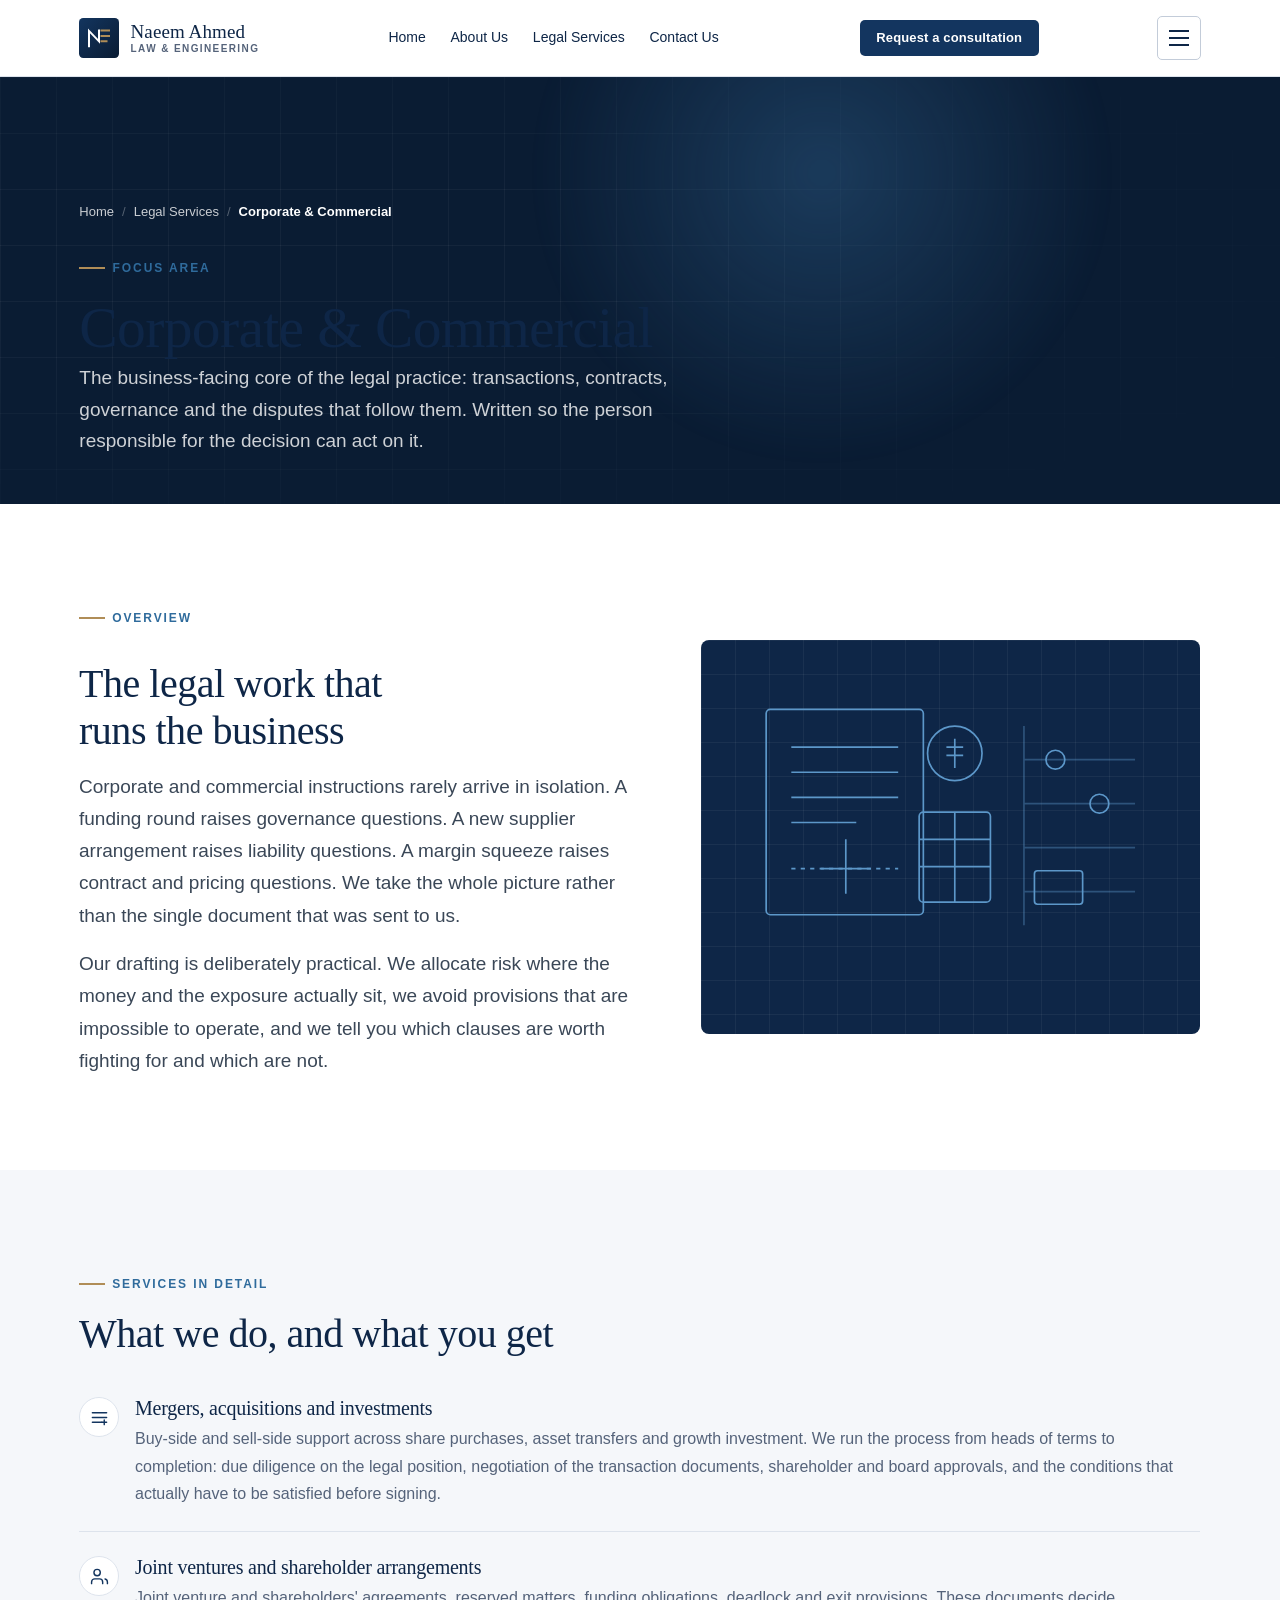
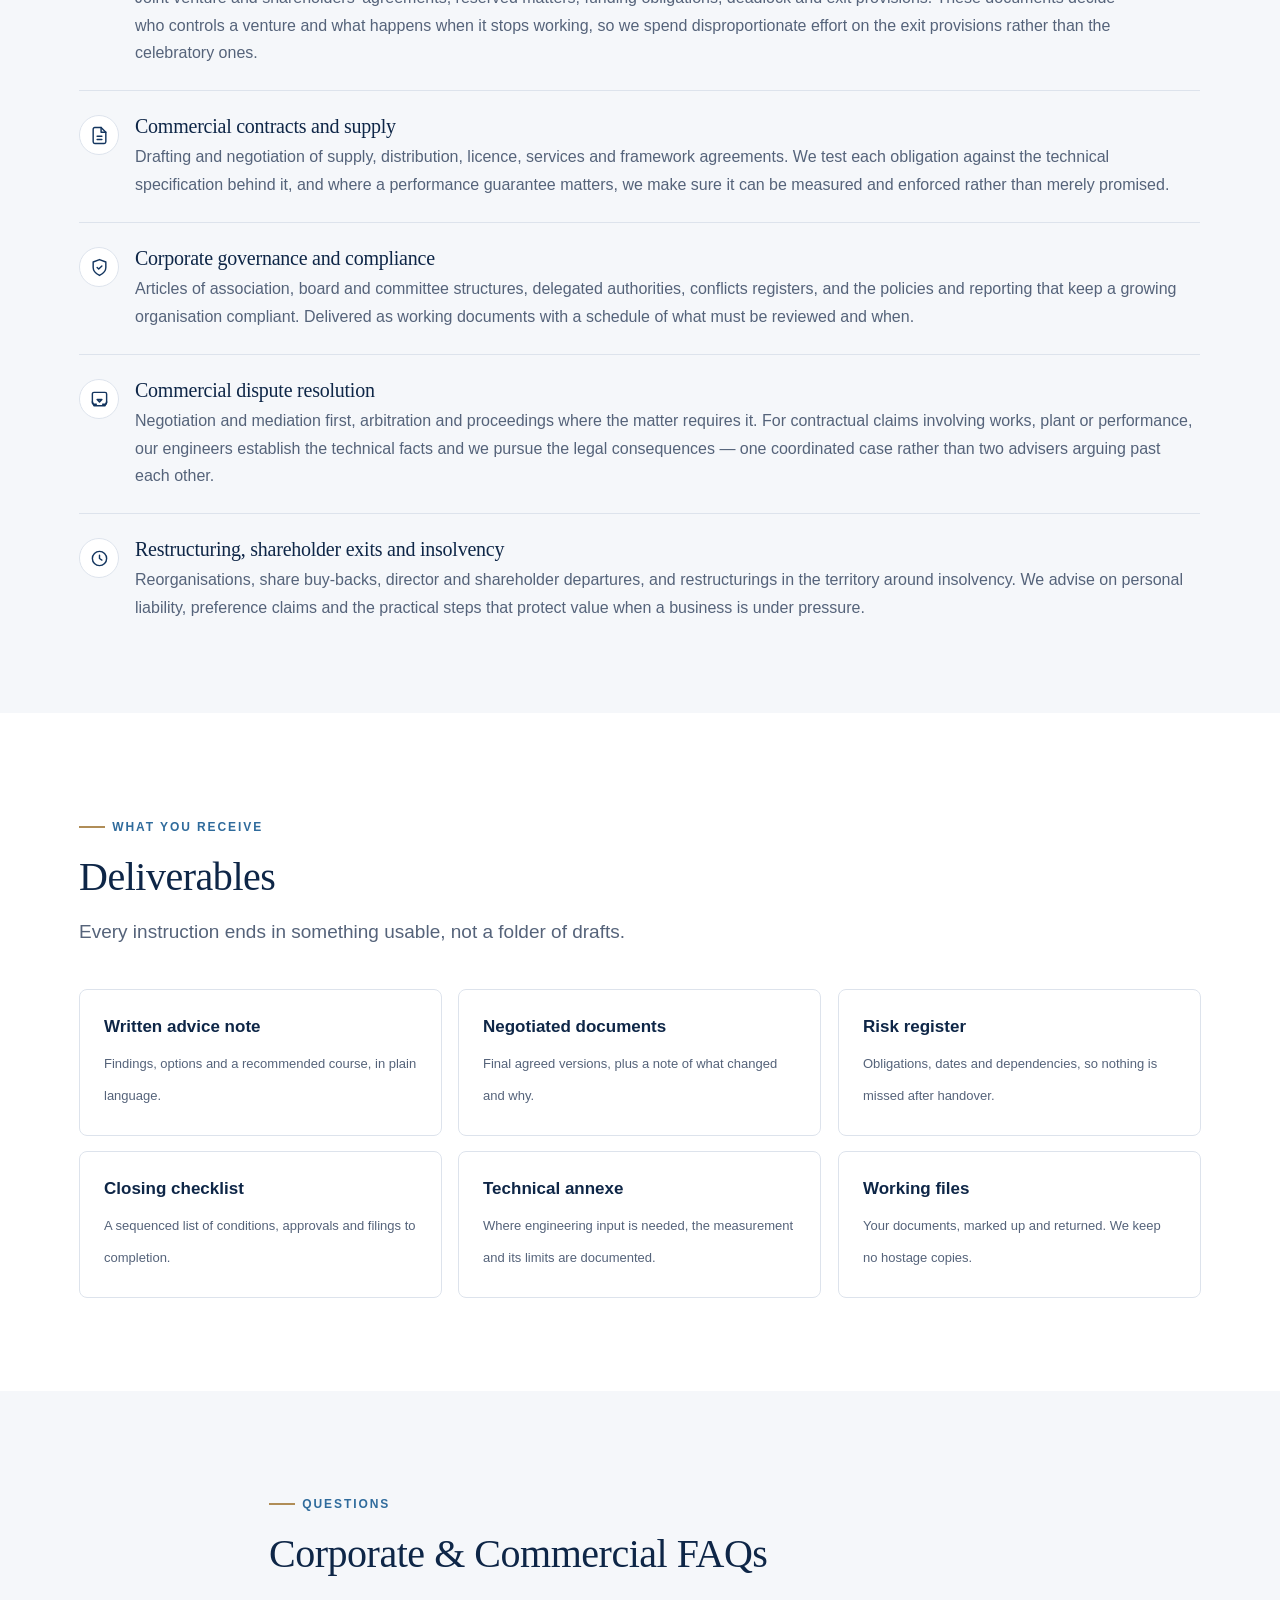
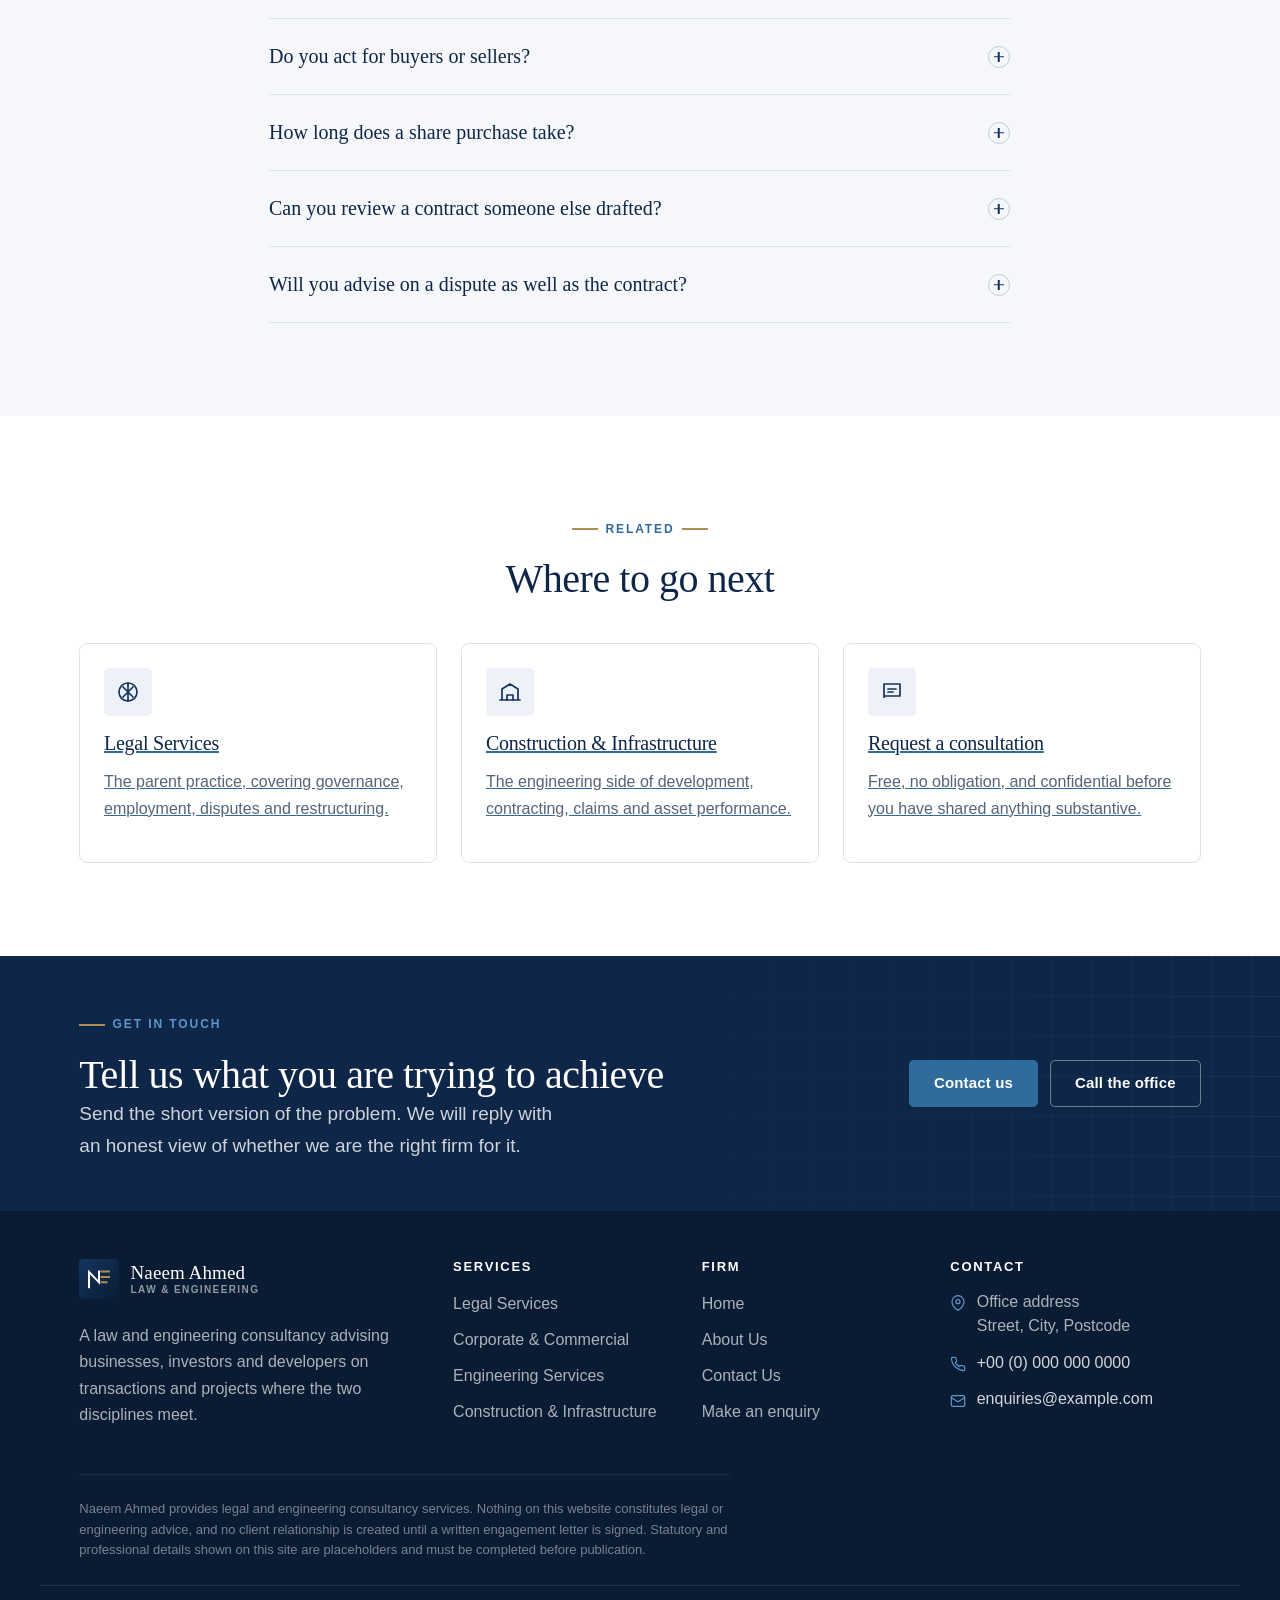
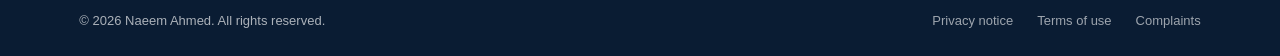
<file: corporate-commercial.html>
<!DOCTYPE html>
<html lang="en">
<head>
<meta charset="utf-8">
<meta name="viewport" content="width=device-width, initial-scale=1">
<title>Corporate & Commercial â€” Naeem Ahmed</title>
<meta name="description" content="Mergers and acquisitions, joint ventures, commercial contracts, corporate governance, compliance, dispute resolution and restructuring.">
<meta name="theme-color" content="#0a1c33">
<link rel="icon" href="assets/favicon.svg" type="image/svg+xml">
<link rel="stylesheet" href="css/styles.css">
<script>document.documentElement.classList.add("has-js")</script>
</head>
<body data-page="corporate">

<a class="skip-link" href="#main">Skip to main content</a>

<!-- ===================== Header ===================== -->
<header class="site-header ">
  <div class="container header__inner">
    <a class="brand" href="index.html">
      <img class="brand__mark" src="assets/logo.svg" alt="" width="40" height="40">
      <span class="brand__text">
        <span class="brand__name">Naeem Ahmed</span>
        <span class="brand__tag">Law &amp; Engineering</span>
      </span>
    </a>

    <nav class="nav" aria-label="Primary">
      <ul class="nav__list">
        <li><a class="nav__link" href="index.html"">Home</a></li>
        <li><a class="nav__link" href="about.html"">About Us</a></li>
        <li class="nav__item--has-sub">
          <a class="nav__link" href="legal-services.html"">Legal Services</a>
          <div class="nav__sub">
            <a class="nav__sub-link" href="corporate-commercial.html" is-current" aria-current="page>
              Corporate &amp; Commercial
              <span>M&amp;A, contracts, governance and dispute resolution</span>
            </a>
          </div>
        </li>
        <li class="nav__item--has-sub">
          <a class="nav__link" href="engineering-services.html"">Engineering Services</a>
          <div class="nav__sub">
            <a class="nav__sub-link" href="construction-infrastructure.html"">
              Construction &amp; Infrastructure
              <span>Feasibility, design review, delivery and claims</span>
            </a>
          </div>
        </li>
        <li><a class="nav__link" href="contact.html"">Contact Us</a></li>
      </ul>
    </nav>

    <div class="nav__cta">
      <a class="btn btn--primary btn--sm" href="contact.html">Request a consultation</a>
    </div>

    <button class="nav__toggle" type="button" aria-expanded="false" aria-controls="nav-drawer">
      <span></span><span></span><span></span>
      <span class="visually-hidden">Open menu</span>
    </button>
  </div>
</header>

<div class="nav-backdrop"></div>

<!-- Mobile drawer -->
<div class="nav-drawer" id="nav-drawer" role="dialog" aria-modal="true" aria-label="Site menu">
  <div class="nav-drawer__head">
    <span class="nav-drawer__title">Menu</span>
    <button class="nav-drawer__close" type="button">&times;<span class="visually-hidden">Close menu</span></button>
  </div>

  <ul class="nav-drawer__list">
    <li><a class="nav-drawer__link"" href="index.html">Home</a></li>
    <li><a class="nav-drawer__link"" href="about.html">About Us</a></li>
    <li>
      <a class="nav-drawer__link"" href="legal-services.html">Legal Services</a>
      <ul class="nav-drawer__sub">
        <li><a is-current" aria-current="page href="corporate-commercial.html">Corporate &amp; Commercial</a></li>
      </ul>
    </li>
    <li>
      <a class="nav-drawer__link"" href="engineering-services.html">Engineering Services</a>
      <ul class="nav-drawer__sub">
        <li><a" href="construction-infrastructure.html">Construction &amp; Infrastructure</a></li>
      </ul>
    </li>
    <li><a class="nav-drawer__link"" href="contact.html">Contact Us</a></li>
  </ul>

  <div class="nav-drawer__foot">
    <a class="btn btn--primary" href="contact.html">Request a consultation</a>
  </div>

  <div class="nav-drawer__meta">
    <!-- PLACEHOLDER: replace with real office details -->
    <p>
      <a href="tel:+10000000000">+00 (0) 000 000 0000</a><br>
      <a href="mailto:enquiries@example.com">enquiries@example.com</a>
    </p>
  </div>
</div>

<main id="main">
  <section class="hero hero--page">
    <div class="container hero__inner">
      <nav class="hero__crumb" aria-label="Breadcrumb">
        <ol>
          <li><a href="index.html">Home</a></li>
          <li><a href="legal-services.html">Legal Services</a></li>
          <li><span aria-current="page">Corporate &amp; Commercial</span></li>
        </ol>
      </nav>
      <div class="hero__content">
        <p class="eyebrow">Focus area</p>
        <h1>Corporate &amp; Commercial</h1>
        <p class="hero__lead">
          The business-facing core of the legal practice: transactions, contracts,
          governance and the disputes that follow them. Written so the person
          responsible for the decision can act on it.
        </p>
      </div>
    </div>
  </section>

  <section class="section">
    <div class="container">
      <div class="split split--wide-text">
        <div class="split__body reveal">
          <p class="eyebrow">Overview</p>
          <h2>The legal work that runs the business</h2>
          <p>
            Corporate and commercial instructions rarely arrive in isolation. A
            funding round raises governance questions. A new supplier arrangement
            raises liability questions. A margin squeeze raises contract and
            pricing questions. We take the whole picture rather than the single
            document that was sent to us.
          </p>
          <p>
            Our drafting is deliberately practical. We allocate risk where the money
            and the exposure actually sit, we avoid provisions that are impossible
            to operate, and we tell you which clauses are worth fighting for and
            which are not.
          </p>
        </div>

        <div class="split__media reveal" data-delay="1">
          <svg viewBox="0 0 400 300" fill="none" stroke="currentColor" stroke-width="1.6" aria-hidden="true">
            <rect x="24" y="28" width="150" height="196" rx="4"/>
            <path d="M48 64h102M48 88h102M48 112h102M48 136h62" />
            <path d="M48 180h102" stroke-dasharray="4 5"/>
            <path d="M100 152v52M76 180h48"/>
            <circle cx="204" cy="70" r="26"/>
            <path d="M204 56v28M196 64h16M196 72h16"/>
            <rect x="170" y="126" width="68" height="86" rx="4"/>
            <path d="M170 152h68M170 178h68M204 126v86"/>
            <path d="M270 44v190M270 76h106M270 118h106M270 160h106M270 202h106" opacity=".4"/>
            <circle cx="300" cy="76" r="9"/><circle cx="342" cy="118" r="9"/>
            <rect x="280" y="182" width="46" height="32" rx="3"/>
          </svg>
        </div>
      </div>
    </div>
  </section>

  <section class="section section--grey">
    <div class="container">
      <div class="section__head reveal">
        <p class="eyebrow">Services in detail</p>
        <h2 class="section__title">What we do, and what you get</h2>
      </div>

      <div>
        <div class="feature reveal">
          <span class="feature__icon" aria-hidden="true">
            <svg viewBox="0 0 24 24" fill="none" stroke="currentColor" stroke-width="1.8" stroke-linecap="round" stroke-linejoin="round"><path d="M3 6h18M3 12h18M3 18h12"/><path d="M18 15v6M15 18h6"/></svg>
          </span>
          <div>
            <h3 class="feature__title">Mergers, acquisitions and investments</h3>
            <p class="feature__text">
              Buy-side and sell-side support across share purchases, asset transfers
              and growth investment. We run the process from heads of terms to
              completion: due diligence on the legal position, negotiation of the
              transaction documents, shareholder and board approvals, and the
              conditions that actually have to be satisfied before signing.
            </p>
          </div>
        </div>

        <div class="feature reveal">
          <span class="feature__icon" aria-hidden="true">
            <svg viewBox="0 0 24 24" fill="none" stroke="currentColor" stroke-width="1.8" stroke-linecap="round" stroke-linejoin="round"><path d="M16 21v-2a4 4 0 0 0-4-4H6a4 4 0 0 0-4 4v2"/><circle cx="9" cy="7" r="4"/><path d="M22 21v-2a4 4 0 0 0-3-3.87"/></svg>
          </span>
          <div>
            <h3 class="feature__title">Joint ventures and shareholder arrangements</h3>
            <p class="feature__text">
              Joint venture and shareholders' agreements, reserved matters, funding
              obligations, deadlock and exit provisions. These documents decide who
              controls a venture and what happens when it stops working, so we spend
              disproportionate effort on the exit provisions rather than the
              celebratory ones.
            </p>
          </div>
        </div>

        <div class="feature reveal">
          <span class="feature__icon" aria-hidden="true">
            <svg viewBox="0 0 24 24" fill="none" stroke="currentColor" stroke-width="1.8" stroke-linecap="round" stroke-linejoin="round"><path d="M14 2H6a2 2 0 0 0-2 2v16a2 2 0 0 0 2 2h12a2 2 0 0 0 2-2V8z"/><path d="M14 2v6h6M9 13h6M9 17h6"/></svg>
          </span>
          <div>
            <h3 class="feature__title">Commercial contracts and supply</h3>
            <p class="feature__text">
              Drafting and negotiation of supply, distribution, licence, services and
              framework agreements. We test each obligation against the technical
              specification behind it, and where a performance guarantee matters, we
              make sure it can be measured and enforced rather than merely promised.
            </p>
          </div>
        </div>

        <div class="feature reveal">
          <span class="feature__icon" aria-hidden="true">
            <svg viewBox="0 0 24 24" fill="none" stroke="currentColor" stroke-width="1.8" stroke-linecap="round" stroke-linejoin="round"><path d="M12 22s8-4 8-10V5l-8-3-8 3v7c0 6 8 10 8 10z"/><path d="M9 12l2 2 4-4"/></svg>
          </span>
          <div>
            <h3 class="feature__title">Corporate governance and compliance</h3>
            <p class="feature__text">
              Articles of association, board and committee structures, delegated
              authorities, conflicts registers, and the policies and reporting that
              keep a growing organisation compliant. Delivered as working documents
              with a schedule of what must be reviewed and when.
            </p>
          </div>
        </div>

        <div class="feature reveal">
          <span class="feature__icon" aria-hidden="true">
            <svg viewBox="0 0 24 24" fill="none" stroke="currentColor" stroke-width="1.8" stroke-linecap="round" stroke-linejoin="round"><path d="M8 18H5a2 2 0 0 1-2-2V5a2 2 0 0 1 2-2h14a2 2 0 0 1 2 2v11a2 2 0 0 1-2 2h-3"/><path d="M12 15l-3-3h6z"/><path d="M3 15l2 5h14l2-5"/></svg>
          </span>
          <div>
            <h3 class="feature__title">Commercial dispute resolution</h3>
            <p class="feature__text">
              Negotiation and mediation first, arbitration and proceedings where the
              matter requires it. For contractual claims involving works, plant or
              performance, our engineers establish the technical facts and we pursue
              the legal consequences &mdash; one coordinated case rather than two
              advisers arguing past each other.
            </p>
          </div>
        </div>

        <div class="feature reveal">
          <span class="feature__icon" aria-hidden="true">
            <svg viewBox="0 0 24 24" fill="none" stroke="currentColor" stroke-width="1.8" stroke-linecap="round" stroke-linejoin="round"><circle cx="12" cy="12" r="9"/><path d="M12 8v4l3 2"/></svg>
          </span>
          <div>
            <h3 class="feature__title">Restructuring, shareholder exits and insolvency</h3>
            <p class="feature__text">
              Reorganisations, share buy-backs, director and shareholder departures,
              and restructurings in the territory around insolvency. We advise on
              personal liability, preference claims and the practical steps that
              protect value when a business is under pressure.
            </p>
          </div>
        </div>
      </div>
    </div>
  </section>

  <section class="section">
    <div class="container">
      <div class="section__head reveal">
        <p class="eyebrow">What you receive</p>
        <h2 class="section__title">Deliverables</h2>
        <p class="section__lead">Every instruction ends in something usable, not a folder of drafts.</p>
      </div>

      <div class="grid grid--3 grid--tight">
        <div class="tile reveal" data-delay="1">
          <span class="tile__label"><strong style="display:block;font-size:1.0625rem;margin-bottom:.35rem;color:var(--navy-800)">Written advice note</strong>Findings, options and a recommended course, in plain language.</span>
        </div>
        <div class="tile reveal" data-delay="2">
          <span class="tile__label"><strong style="display:block;font-size:1.0625rem;margin-bottom:.35rem;color:var(--navy-800)">Negotiated documents</strong>Final agreed versions, plus a note of what changed and why.</span>
        </div>
        <div class="tile reveal" data-delay="3">
          <span class="tile__label"><strong style="display:block;font-size:1.0625rem;margin-bottom:.35rem;color:var(--navy-800)">Risk register</strong>Obligations, dates and dependencies, so nothing is missed after handover.</span>
        </div>
        <div class="tile reveal" data-delay="4">
          <span class="tile__label"><strong style="display:block;font-size:1.0625rem;margin-bottom:.35rem;color:var(--navy-800)">Closing checklist</strong>A sequenced list of conditions, approvals and filings to completion.</span>
        </div>
        <div class="tile reveal" data-delay="5">
          <span class="tile__label"><strong style="display:block;font-size:1.0625rem;margin-bottom:.35rem;color:var(--navy-800)">Technical annexe</strong>Where engineering input is needed, the measurement and its limits are documented.</span>
        </div>
        <div class="tile reveal" data-delay="1">
          <span class="tile__label"><strong style="display:block;font-size:1.0625rem;margin-bottom:.35rem;color:var(--navy-800)">Working files</strong>Your documents, marked up and returned. We keep no hostage copies.</span>
        </div>
      </div>
    </div>
  </section>

  <section class="section section--grey">
    <div class="container container--narrow">
      <div class="section__head reveal">
        <p class="eyebrow">Questions</p>
        <h2 class="section__title">Corporate &amp; Commercial FAQs</h2>
      </div>

      <div class="acc reveal" data-accordion="single">
        <details class="acc__item">
          <summary class="acc__trigger">Do you act for buyers or sellers?
            <span class="acc__icon" aria-hidden="true"></span></summary>
          <div class="acc__body">
            <p>
              Both, in separate matters and on opposite sides of the market, subject to
              a conflicts check. The perspective changes but the standard of diligence
              does not &mdash; we will tell you what we would flag if we sat on the
              other side of the table.
            </p>
          </div>
        </details>
        <details class="acc__item">
          <summary class="acc__trigger">How long does a share purchase take?
            <span class="acc__icon" aria-hidden="true"></span></summary>
          <div class="acc__body">
            <p>
              A straightforward private share sale typically runs six to twelve weeks
              from heads of terms, driven more by diligence and approvals than by
              drafting. Asset transfers and cross-border structures take longer because
              local formalities are involved. We give you a dated plan at the outset.
            </p>
          </div>
        </details>
        <details class="acc__item">
          <summary class="acc__trigger">Can you review a contract someone else drafted?
            <span class="acc__icon" aria-hidden="true"></span></summary>
          <div class="acc__body">
            <p>
              Yes, and it is often the most valuable thing a client can buy. We mark
              the document up against their commercial priorities and give a short
              note on which clauses are dangerous, which are merely inconvenient, and
              which are not worth the negotiating capital.
            </p>
          </div>
        </details>
        <details class="acc__item">
          <summary class="acc__trigger">Will you advise on a dispute as well as the contract?
            <span class="acc__icon" aria-hidden="true"></span></summary>
          <div class="acc__body">
            <p>
              Ideally yes &mdash; it is easier to win a dispute with someone who wrote
              the contract and understands why each clause is there. Where we did not
              draft it, we will say so plainly and tell you what additional technical
              evidence you will need.
            </p>
          </div>
        </details>
      </div>
    </div>
  </section>

  <section class="section">
    <div class="container">
      <div class="section__head--center section__head reveal">
        <p class="eyebrow eyebrow--center">Related</p>
        <h2 class="section__title">Where to go next</h2>
      </div>
      <div class="grid grid--3">
        <a class="card card--link reveal" data-delay="1" href="legal-services.html">
          <span class="card__icon" aria-hidden="true">
            <svg viewBox="0 0 24 24" fill="none" stroke="currentColor" stroke-width="1.7" stroke-linecap="round" stroke-linejoin="round"><path d="M12 3v18M7 7l10 10M17 7L7 17"/><circle cx="12" cy="12" r="9"/></svg>
          </span>
          <h3 class="card__title">Legal Services</h3>
          <p class="card__text">The parent practice, covering governance, employment, disputes and restructuring.</p>
        </a>
        <a class="card card--link reveal" data-delay="2" href="construction-infrastructure.html">
          <span class="card__icon" aria-hidden="true">
            <svg viewBox="0 0 24 24" fill="none" stroke="currentColor" stroke-width="1.7" stroke-linecap="round" stroke-linejoin="round"><path d="M2 20h20M4 20V9l8-5 8 5v11"/><path d="M9 20v-5h6v5"/></svg>
          </span>
          <h3 class="card__title">Construction &amp; Infrastructure</h3>
          <p class="card__text">The engineering side of development, contracting, claims and asset performance.</p>
        </a>
        <a class="card card--link reveal" data-delay="3" href="contact.html">
          <span class="card__icon" aria-hidden="true">
            <svg viewBox="0 0 24 24" fill="none" stroke="currentColor" stroke-width="1.7" stroke-linecap="round" stroke-linejoin="round"><path d="M4 4h16v12H5.2L4 17.2z"/><path d="M8 9h8M8 12h5"/></svg>
          </span>
          <h3 class="card__title">Request a consultation</h3>
          <p class="card__text">Free, no obligation, and confidential before you have shared anything substantive.</p>
        </a>
      </div>
    </div>
  </section>
  <section class="cta-band on-dark">
    <div class="container cta-band__inner">
      <div>
        <p class="eyebrow">Get in touch</p>
        <h2>Tell us what you are trying to achieve</h2>
        <p>Send the short version of the problem. We will reply with an honest view of whether we are the right firm for it.</p>
      </div>
      <div class="btn-row">
        <a class="btn btn--accent" href="contact.html">Contact us</a>
        <a class="btn btn--ghost" href="tel:+10000000000">Call the office</a>
      </div>
    </div>
  </section></main>

<!-- ===================== Footer ===================== -->
<footer class="site-footer">
  <div class="container footer__top">
    <div class="footer__grid">
      <div class="footer__brand">
        <a class="brand" href="index.html">
          <img class="brand__mark" src="assets/logo.svg" alt="" width="40" height="40">
          <span class="brand__text">
            <span class="brand__name">Naeem Ahmed</span>
            <span class="brand__tag">Law &amp; Engineering</span>
          </span>
        </a>
        <p>
          A law and engineering consultancy advising businesses, investors and
          developers on transactions and projects where the two disciplines meet.
        </p>
      </div>

      <div>
        <h2 class="footer__title">Services</h2>
        <ul class="footer__list">
          <li><a href="legal-services.html">Legal Services</a></li>
          <li><a href="corporate-commercial.html">Corporate &amp; Commercial</a></li>
          <li><a href="engineering-services.html">Engineering Services</a></li>
          <li><a href="construction-infrastructure.html">Construction &amp; Infrastructure</a></li>
        </ul>
      </div>

      <div>
        <h2 class="footer__title">Firm</h2>
        <ul class="footer__list">
          <li><a href="index.html">Home</a></li>
          <li><a href="about.html">About Us</a></li>
          <li><a href="contact.html">Contact Us</a></li>
          <li><a href="contact.html#form">Make an enquiry</a></li>
        </ul>
      </div>

      <div>
        <h2 class="footer__title">Contact</h2>
        <ul class="footer__list footer__contact">
          <!-- PLACEHOLDER: replace all contact details -->
          <li>
            <svg viewBox="0 0 24 24" fill="none" stroke="currentColor" stroke-width="1.8" stroke-linecap="round" stroke-linejoin="round" aria-hidden="true"><path d="M21 10c0 7-9 13-9 13s-9-6-9-13a9 9 0 0 1 18 0z"/><circle cx="12" cy="10" r="3"/></svg>
            <span>Office address<br>Street, City, Postcode</span>
          </li>
          <li>
            <svg viewBox="0 0 24 24" fill="none" stroke="currentColor" stroke-width="1.8" stroke-linecap="round" stroke-linejoin="round" aria-hidden="true"><path d="M22 16.92v3a2 2 0 0 1-2.18 2 19.79 19.79 0 0 1-8.63-3.07 19.5 19.5 0 0 1-6-6A19.79 19.79 0 0 1 2.12 4.18 2 2 0 0 1 4.11 2h3a2 2 0 0 1 2 1.72c.13.96.36 1.9.7 2.81a2 2 0 0 1-.45 2.11L8.09 9.91a16 16 0 0 0 6 6l1.27-1.27a2 2 0 0 1 2.11-.45c.9.34 1.85.57 2.81.7A2 2 0 0 1 22 16.92z"/></svg>
            <a href="tel:+10000000000">+00 (0) 000 000 0000</a>
          </li>
          <li>
            <svg viewBox="0 0 24 24" fill="none" stroke="currentColor" stroke-width="1.8" stroke-linecap="round" stroke-linejoin="round" aria-hidden="true"><rect x="2" y="4" width="20" height="16" rx="2"/><path d="M22 7l-10 6L2 7"/></svg>
            <a href="mailto:enquiries@example.com">enquiries@example.com</a>
          </li>
        </ul>
      </div>
    </div>
  </div>

  <div class="container">
    <p class="footer__disclaimer">
      Naeem Ahmed provides legal and engineering consultancy services. Nothing on this
      website constitutes legal or engineering advice, and no client relationship is
      created until a written engagement letter is signed. Statutory and professional
      details shown on this site are placeholders and must be completed before
      publication.
    </p>
  </div>

  <div class="container footer__bottom">
    <div class="footer__bottom-inner">
      <p>&copy; <span data-year>2026</span> Naeem Ahmed. All rights reserved.</p>
      <nav class="footer__legal" aria-label="Legal">
        <a href="#">Privacy notice</a>
        <a href="#">Terms of use</a>
        <a href="#">Complaints</a>
      </nav>
    </div>
  </div>
</footer>

<button class="to-top" type="button">
  <svg viewBox="0 0 24 24" fill="none" stroke="currentColor" stroke-width="2" stroke-linecap="round" stroke-linejoin="round" aria-hidden="true"><path d="M12 19V5M5 12l7-7 7 7"/></svg>
  <span class="visually-hidden">Back to top</span>
</button>

<script src="js/main.js" defer></script>
</body>
</html>
</file>
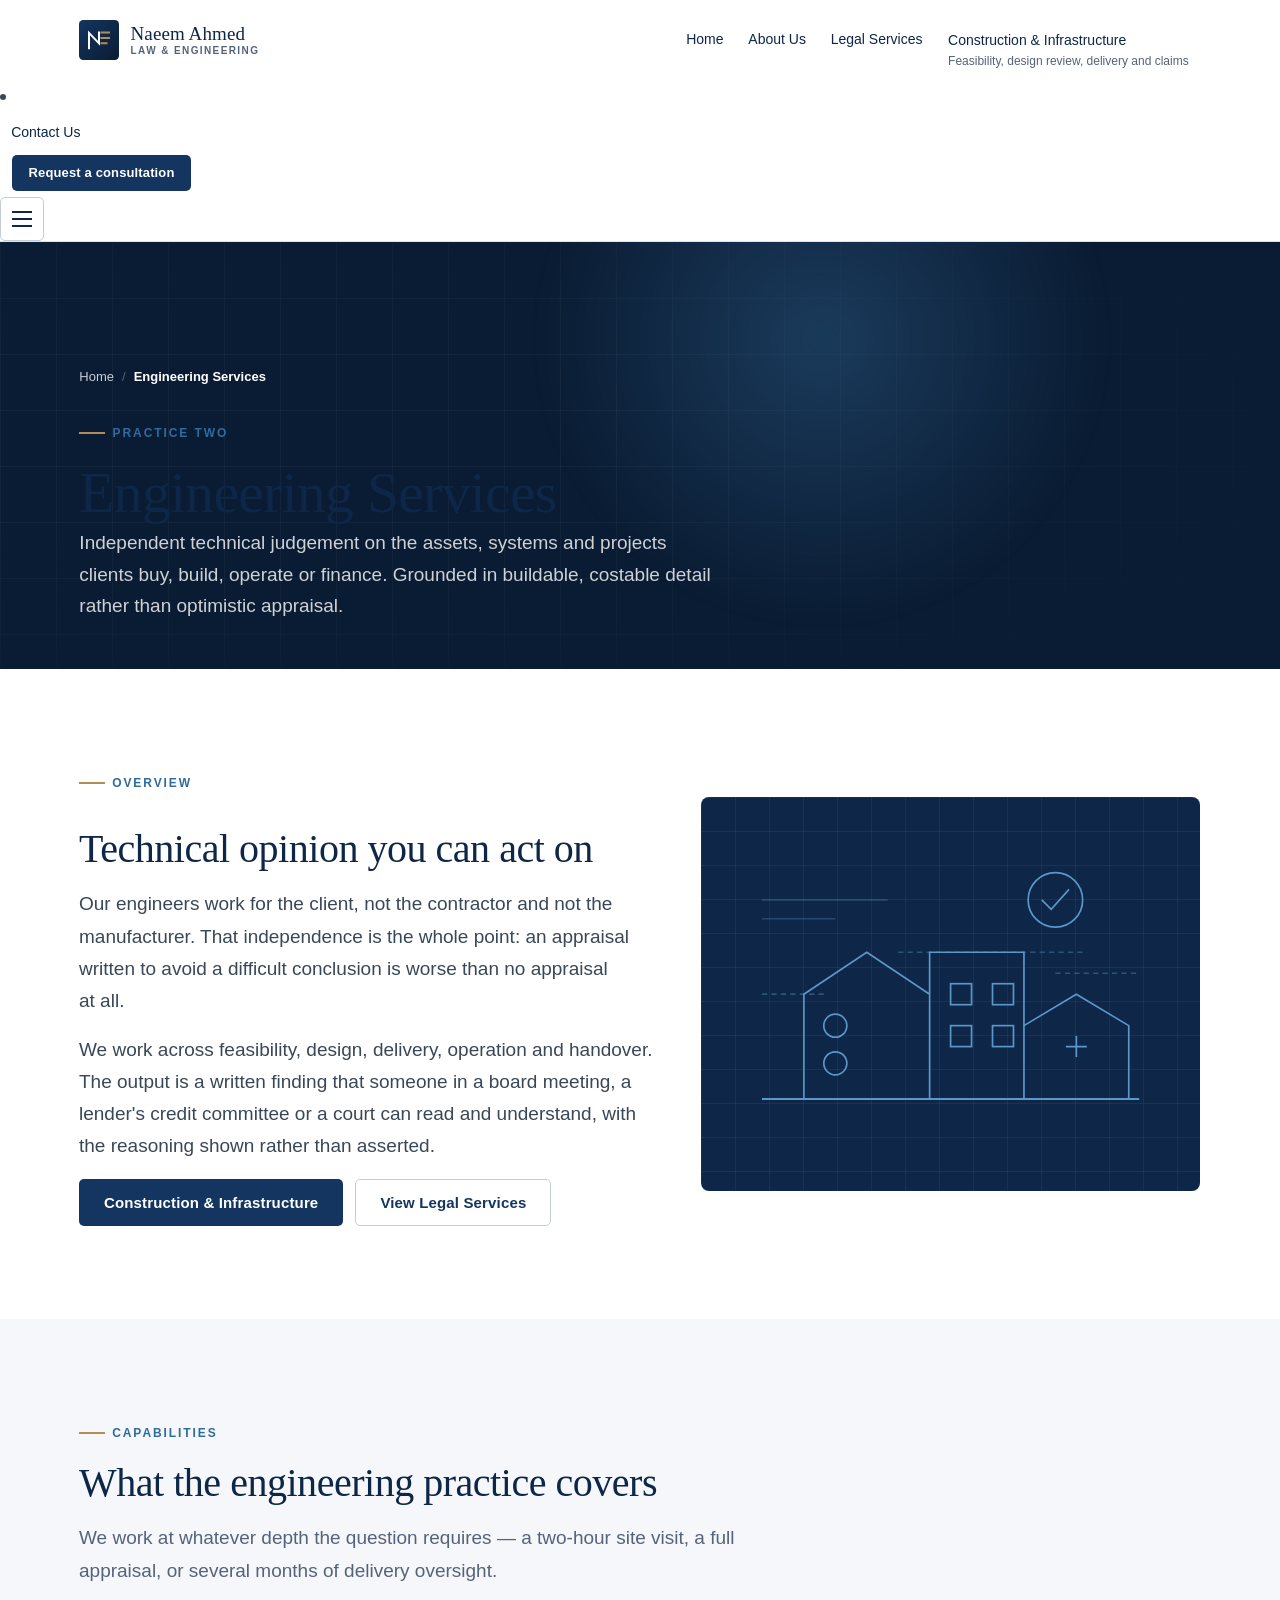
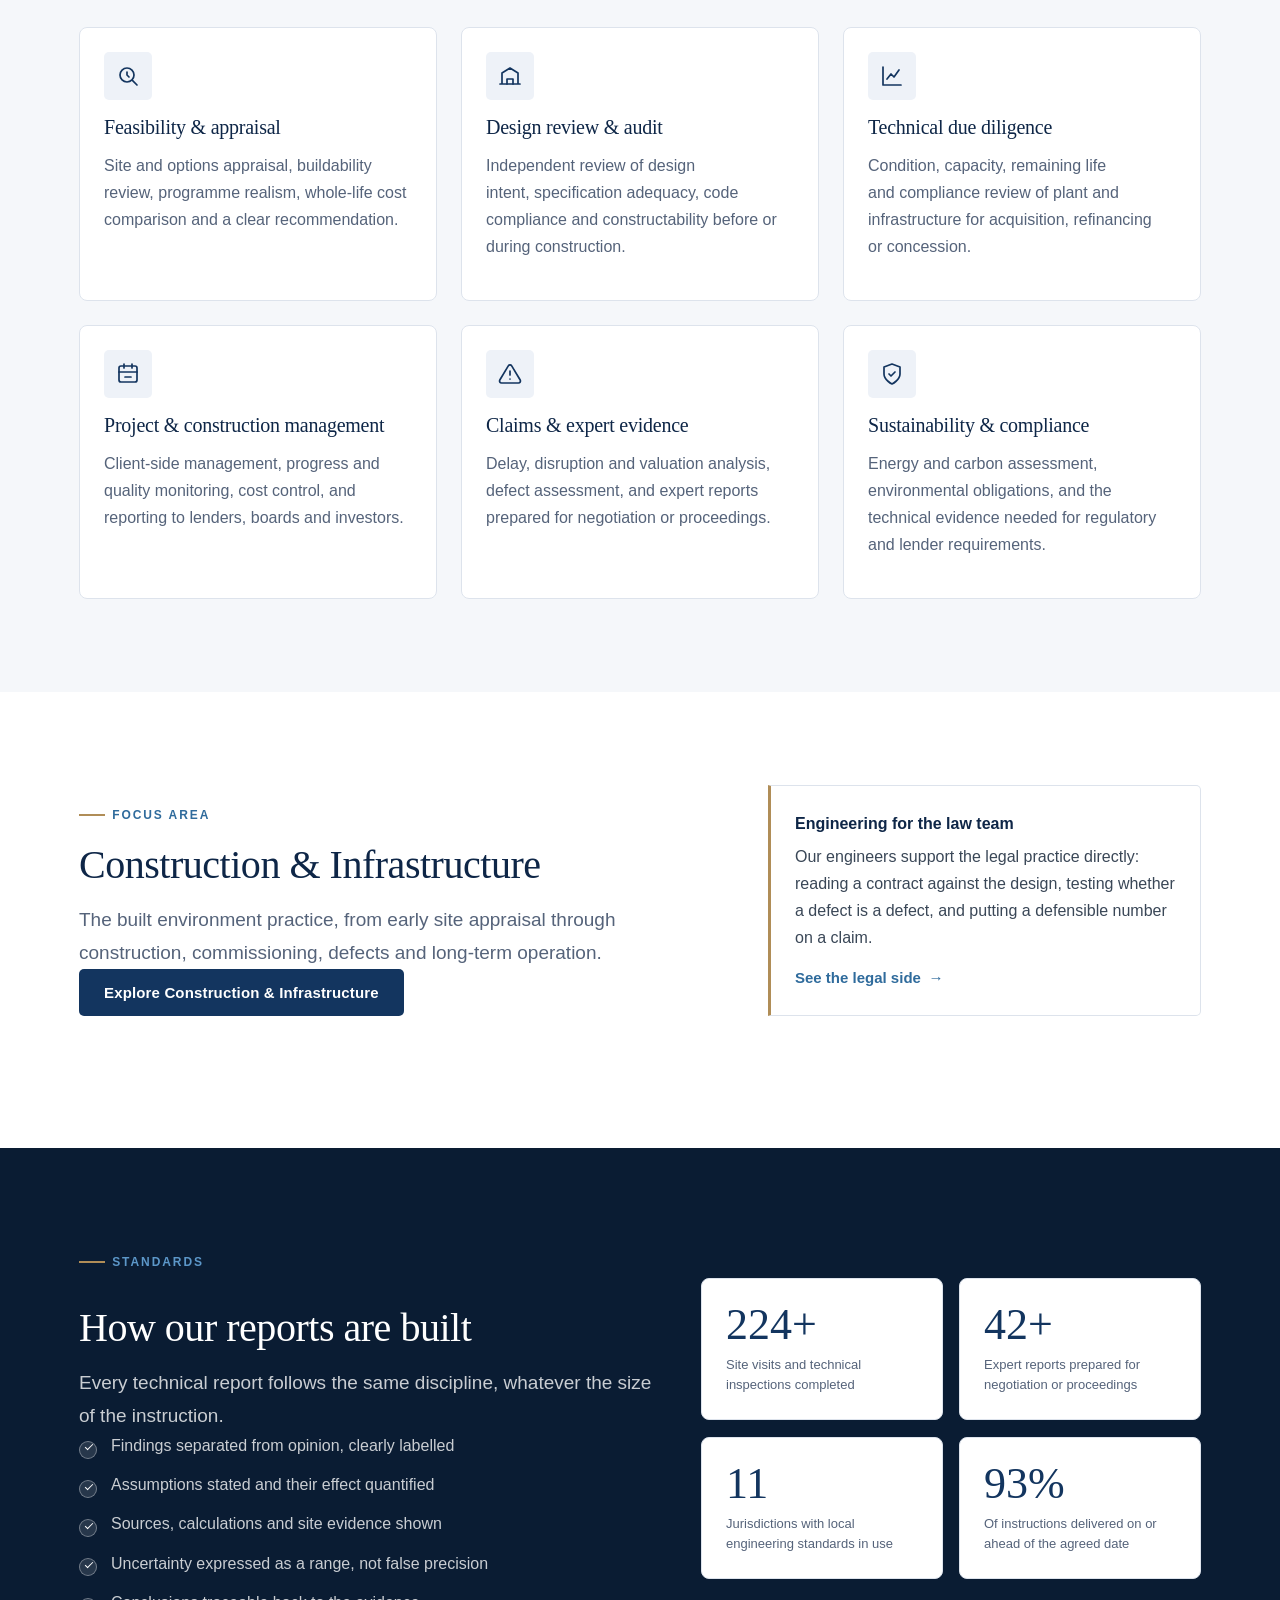
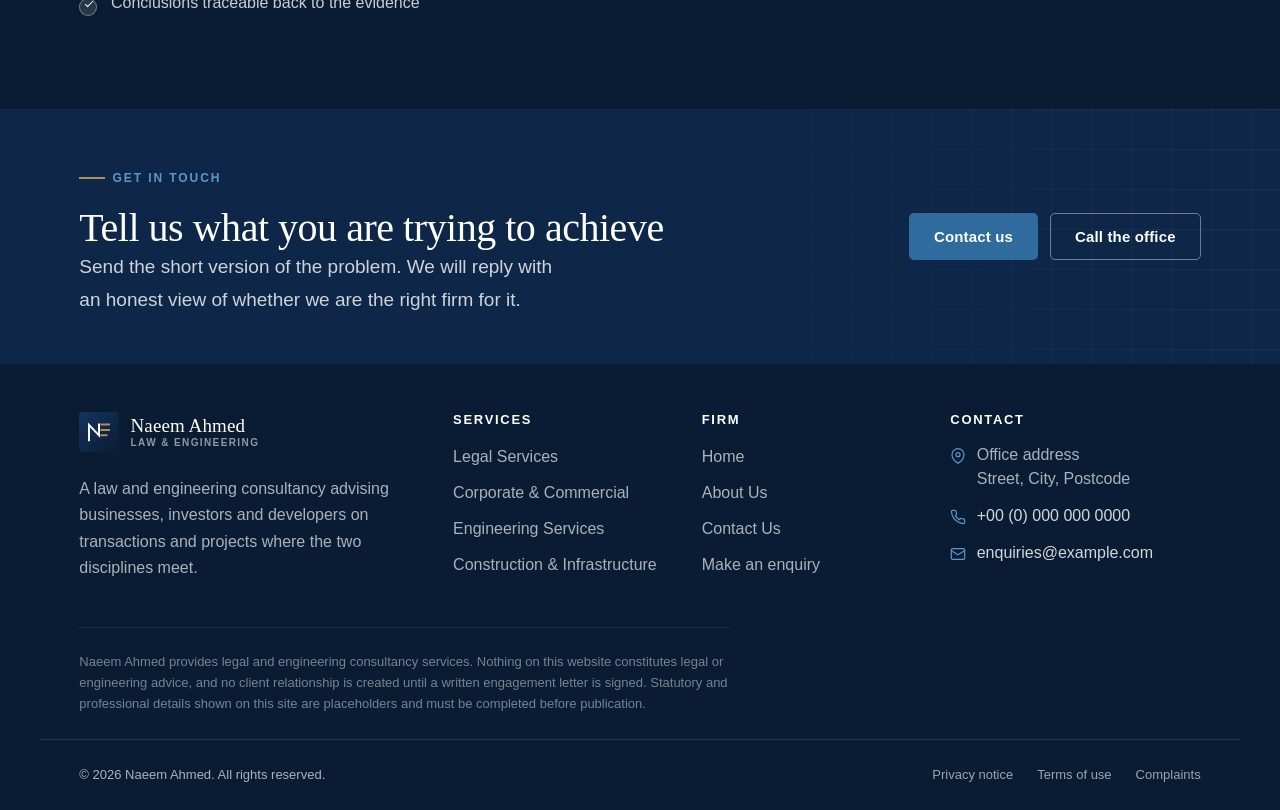
<file: engineering-services.html>
<!DOCTYPE html>
<html lang="en">
<head>
<meta charset="utf-8">
<meta name="viewport" content="width=device-width, initial-scale=1">
<title>Engineering Services â€” Naeem Ahmed</title>
<meta name="description" content="Independent engineering judgement: feasibility, design review, technical due diligence, project management and expert evidence.">
<meta name="theme-color" content="#0a1c33">
<link rel="icon" href="assets/favicon.svg" type="image/svg+xml">
<link rel="stylesheet" href="css/styles.css">
<script>document.documentElement.classList.add("has-js")</script>
</head>
<body data-page="engineering">

<a class="skip-link" href="#main">Skip to main content</a>

<!-- ===================== Header ===================== -->
<header class="site-header ">
  <div class="container header__inner">
    <a class="brand" href="index.html">
      <img class="brand__mark" src="assets/logo.svg" alt="" width="40" height="40">
      <span class="brand__text">
        <span class="brand__name">Naeem Ahmed</span>
        <span class="brand__tag">Law &amp; Engineering</span>
      </span>
    </a>

    <nav class="nav" aria-label="Primary">
      <ul class="nav__list">
        <li><a class="nav__link" href="index.html"">Home</a></li>
        <li><a class="nav__link" href="about.html"">About Us</a></li>
        <li class="nav__item--has-sub">
          <a class="nav__link" href="legal-services.html"">Legal Services</a>
          <div class="nav__sub">
            <a class="nav__sub-link" href="corporate-commercial.html"">
              Corporate &amp; Commercial
              <span>M&amp;A, contracts, governance and dispute resolution</span>
            </a>
          </div>
        </li>
        <li class="nav__item--has-sub">
          <a class="nav__link" href="engineering-services.html" is-current" aria-current="page>Engineering Services</a>
          <div class="nav__sub">
            <a class="nav__sub-link" href="construction-infrastructure.html"">
              Construction &amp; Infrastructure
              <span>Feasibility, design review, delivery and claims</span>
            </a>
          </div>
        </li>
        <li><a class="nav__link" href="contact.html"">Contact Us</a></li>
      </ul>
    </nav>

    <div class="nav__cta">
      <a class="btn btn--primary btn--sm" href="contact.html">Request a consultation</a>
    </div>

    <button class="nav__toggle" type="button" aria-expanded="false" aria-controls="nav-drawer">
      <span></span><span></span><span></span>
      <span class="visually-hidden">Open menu</span>
    </button>
  </div>
</header>

<div class="nav-backdrop"></div>

<!-- Mobile drawer -->
<div class="nav-drawer" id="nav-drawer" role="dialog" aria-modal="true" aria-label="Site menu">
  <div class="nav-drawer__head">
    <span class="nav-drawer__title">Menu</span>
    <button class="nav-drawer__close" type="button">&times;<span class="visually-hidden">Close menu</span></button>
  </div>

  <ul class="nav-drawer__list">
    <li><a class="nav-drawer__link"" href="index.html">Home</a></li>
    <li><a class="nav-drawer__link"" href="about.html">About Us</a></li>
    <li>
      <a class="nav-drawer__link"" href="legal-services.html">Legal Services</a>
      <ul class="nav-drawer__sub">
        <li><a" href="corporate-commercial.html">Corporate &amp; Commercial</a></li>
      </ul>
    </li>
    <li>
      <a class="nav-drawer__link" is-current" aria-current="page href="engineering-services.html">Engineering Services</a>
      <ul class="nav-drawer__sub">
        <li><a" href="construction-infrastructure.html">Construction &amp; Infrastructure</a></li>
      </ul>
    </li>
    <li><a class="nav-drawer__link"" href="contact.html">Contact Us</a></li>
  </ul>

  <div class="nav-drawer__foot">
    <a class="btn btn--primary" href="contact.html">Request a consultation</a>
  </div>

  <div class="nav-drawer__meta">
    <!-- PLACEHOLDER: replace with real office details -->
    <p>
      <a href="tel:+10000000000">+00 (0) 000 000 0000</a><br>
      <a href="mailto:enquiries@example.com">enquiries@example.com</a>
    </p>
  </div>
</div>

<main id="main">
  <section class="hero hero--page">
    <div class="container hero__inner">
      <nav class="hero__crumb" aria-label="Breadcrumb">
        <ol>
          <li><a href="index.html">Home</a></li>
          <li><span aria-current="page">Engineering Services</span></li>
        </ol>
      </nav>
      <div class="hero__content">
        <p class="eyebrow">Practice two</p>
        <h1>Engineering Services</h1>
        <p class="hero__lead">
          Independent technical judgement on the assets, systems and projects clients
          buy, build, operate or finance. Grounded in buildable, costable detail
          rather than optimistic appraisal.
        </p>
      </div>
    </div>
  </section>

  <section class="section">
    <div class="container">
      <div class="split split--wide-text">
        <div class="split__body reveal">
          <p class="eyebrow">Overview</p>
          <h2>Technical opinion you can act on</h2>
          <p>
            Our engineers work for the client, not the contractor and not the
            manufacturer. That independence is the whole point: an appraisal written
            to avoid a difficult conclusion is worse than no appraisal at all.
          </p>
          <p>
            We work across feasibility, design, delivery, operation and handover. The
            output is a written finding that someone in a board meeting, a lender's
            credit committee or a court can read and understand, with the reasoning
            shown rather than asserted.
          </p>
          <div class="btn-row">
            <a class="btn btn--primary" href="construction-infrastructure.html">Construction &amp; Infrastructure</a>
            <a class="btn btn--outline" href="legal-services.html">View Legal Services</a>
          </div>
        </div>

        <div class="split__media reveal" data-delay="1">
          <svg viewBox="0 0 400 300" fill="none" stroke="currentColor" stroke-width="1.6" aria-hidden="true">
            <path d="M20 250h360" stroke-width="2"/>
            <path d="M60 250V150l60-40 60 40v100M180 250V110h90v140M270 250v-70l50-30 50 30v70"/>
            <path d="M20 150h60M150 110h180M300 130h80" opacity=".4" stroke-dasharray="5 4"/>
            <circle cx="90" cy="180" r="11"/><circle cx="90" cy="216" r="11"/>
            <rect x="200" y="140" width="20" height="20"/><rect x="240" y="140" width="20" height="20"/>
            <rect x="200" y="180" width="20" height="20"/><rect x="240" y="180" width="20" height="20"/>
            <path d="M310 200h20M320 190v20"/>
            <path d="M20 60h120M20 78h70" opacity=".3"/>
            <circle cx="300" cy="60" r="26"/><path d="M287 60l9 9 17-19"/>
          </svg>
        </div>
      </div>
    </div>
  </section>

  <section class="section section--grey">
    <div class="container">
      <div class="section__head reveal">
        <p class="eyebrow">Capabilities</p>
        <h2 class="section__title">What the engineering practice covers</h2>
        <p class="section__lead">
          We work at whatever depth the question requires &mdash; a two-hour site
          visit, a full appraisal, or several months of delivery oversight.
        </p>
      </div>

      <div class="grid grid--3">
        <article class="card reveal" data-delay="1">
          <span class="card__icon" aria-hidden="true">
            <svg viewBox="0 0 24 24" fill="none" stroke="currentColor" stroke-width="1.7" stroke-linecap="round" stroke-linejoin="round"><circle cx="11" cy="11" r="7"/><path d="M21 21l-4.35-4.35"/><path d="M11 8v3l2 2"/></svg>
          </span>
          <h3 class="card__title">Feasibility &amp; appraisal</h3>
          <p class="card__text">Site and options appraisal, buildability review, programme realism, whole-life cost comparison and a clear recommendation.</p>
        </article>
        <article class="card reveal" data-delay="2">
          <span class="card__icon" aria-hidden="true">
            <svg viewBox="0 0 24 24" fill="none" stroke="currentColor" stroke-width="1.7" stroke-linecap="round" stroke-linejoin="round"><path d="M2 20h20M4 20V9l8-5 8 5v11"/><path d="M9 20v-5h6v5"/></svg>
          </span>
          <h3 class="card__title">Design review &amp; audit</h3>
          <p class="card__text">Independent review of design intent, specification adequacy, code compliance and constructability before or during construction.</p>
        </article>
        <article class="card reveal" data-delay="3">
          <span class="card__icon" aria-hidden="true">
            <svg viewBox="0 0 24 24" fill="none" stroke="currentColor" stroke-width="1.7" stroke-linecap="round" stroke-linejoin="round"><path d="M3 3v18h18"/><path d="M7 15l4-5 3 3 5-7"/></svg>
          </span>
          <h3 class="card__title">Technical due diligence</h3>
          <p class="card__text">Condition, capacity, remaining life and compliance review of plant and infrastructure for acquisition, refinancing or concession.</p>
        </article>
        <article class="card reveal" data-delay="1">
          <span class="card__icon" aria-hidden="true">
            <svg viewBox="0 0 24 24" fill="none" stroke="currentColor" stroke-width="1.7" stroke-linecap="round" stroke-linejoin="round"><rect x="3" y="4" width="18" height="16" rx="2"/><path d="M8 2v4M16 2v4M3 10h18M9 15h6"/></svg>
          </span>
          <h3 class="card__title">Project &amp; construction management</h3>
          <p class="card__text">Client-side management, progress and quality monitoring, cost control, and reporting to lenders, boards and investors.</p>
        </article>
        <article class="card reveal" data-delay="2">
          <span class="card__icon" aria-hidden="true">
            <svg viewBox="0 0 24 24" fill="none" stroke="currentColor" stroke-width="1.7" stroke-linecap="round" stroke-linejoin="round"><path d="M12 9v4M12 17h.01"/><path d="M10.3 3.9L1.8 18a2 2 0 0 0 1.7 3h17a2 2 0 0 0 1.7-3L13.7 3.9a2 2 0 0 0-3.4 0z"/></svg>
          </span>
          <h3 class="card__title">Claims &amp; expert evidence</h3>
          <p class="card__text">Delay, disruption and valuation analysis, defect assessment, and expert reports prepared for negotiation or proceedings.</p>
        </article>
        <article class="card reveal" data-delay="3">
          <span class="card__icon" aria-hidden="true">
            <svg viewBox="0 0 24 24" fill="none" stroke="currentColor" stroke-width="1.7" stroke-linecap="round" stroke-linejoin="round"><path d="M12 22s8-4 8-10V5l-8-3-8 3v7c0 6 8 10 8 10z"/><path d="M9 12l2 2 4-4"/></svg>
          </span>
          <h3 class="card__title">Sustainability &amp; compliance</h3>
          <p class="card__text">Energy and carbon assessment, environmental obligations, and the technical evidence needed for regulatory and lender requirements.</p>
        </article>
      </div>
    </div>
  </section>

  <section class="section">
    <div class="container">
      <div class="section__head-row">
        <div class="section__head reveal">
          <p class="eyebrow">Focus area</p>
          <h2 class="section__title">Construction &amp; Infrastructure</h2>
          <p class="section__lead">
            The built environment practice, from early site appraisal through
            construction, commissioning, defects and long-term operation.
          </p>
          <a class="btn btn--primary" href="construction-infrastructure.html">Explore Construction &amp; Infrastructure</a>
        </div>

        <div class="section__aside reveal" data-delay="1">
          <strong>Engineering for the law team</strong>
          <p>
            Our engineers support the legal practice directly: reading a contract
            against the design, testing whether a defect is a defect, and putting a
            defensible number on a claim.
          </p>
          <p>
            <a class="link-arrow" href="corporate-commercial.html">See the legal side</a>
          </p>
        </div>
      </div>
    </div>
  </section>

  <section class="section section--navy on-dark">
    <div class="container">
      <div class="split split--wide-text">
        <div class="split__body reveal">
          <p class="eyebrow">Standards</p>
          <h2>How our reports are built</h2>
          <p>
            Every technical report follows the same discipline, whatever the size of
            the instruction.
          </p>
          <ul class="checks checks--light">
            <li>Findings separated from opinion, clearly labelled</li>
            <li>Assumptions stated and their effect quantified</li>
            <li>Sources, calculations and site evidence shown</li>
            <li>Uncertainty expressed as a range, not false precision</li>
            <li>Conclusions traceable back to the evidence</li>
          </ul>
        </div>

        <div class="grid grid--2 grid--tight">
          <div class="tile reveal" data-delay="1">
            <span class="tile__num" data-count="240" data-suffix="+">0</span>
            <p class="tile__label">Site visits and technical inspections completed</p>
          </div>
          <div class="tile reveal" data-delay="2">
            <span class="tile__num" data-count="45" data-suffix="+">0</span>
            <p class="tile__label">Expert reports prepared for negotiation or proceedings</p>
          </div>
          <div class="tile reveal" data-delay="3">
            <span class="tile__num" data-count="12">0</span>
            <p class="tile__label">Jurisdictions with local engineering standards in use</p>
          </div>
          <div class="tile reveal" data-delay="4">
            <span class="tile__num" data-count="100" data-suffix="%">0</span>
            <p class="tile__label">Of instructions delivered on or ahead of the agreed date</p>
          </div>
        </div>
      </div>
    </div>
  </section>
  <section class="cta-band on-dark">
    <div class="container cta-band__inner">
      <div>
        <p class="eyebrow">Get in touch</p>
        <h2>Tell us what you are trying to achieve</h2>
        <p>Send the short version of the problem. We will reply with an honest view of whether we are the right firm for it.</p>
      </div>
      <div class="btn-row">
        <a class="btn btn--accent" href="contact.html">Contact us</a>
        <a class="btn btn--ghost" href="tel:+10000000000">Call the office</a>
      </div>
    </div>
  </section></main>

<!-- ===================== Footer ===================== -->
<footer class="site-footer">
  <div class="container footer__top">
    <div class="footer__grid">
      <div class="footer__brand">
        <a class="brand" href="index.html">
          <img class="brand__mark" src="assets/logo.svg" alt="" width="40" height="40">
          <span class="brand__text">
            <span class="brand__name">Naeem Ahmed</span>
            <span class="brand__tag">Law &amp; Engineering</span>
          </span>
        </a>
        <p>
          A law and engineering consultancy advising businesses, investors and
          developers on transactions and projects where the two disciplines meet.
        </p>
      </div>

      <div>
        <h2 class="footer__title">Services</h2>
        <ul class="footer__list">
          <li><a href="legal-services.html">Legal Services</a></li>
          <li><a href="corporate-commercial.html">Corporate &amp; Commercial</a></li>
          <li><a href="engineering-services.html">Engineering Services</a></li>
          <li><a href="construction-infrastructure.html">Construction &amp; Infrastructure</a></li>
        </ul>
      </div>

      <div>
        <h2 class="footer__title">Firm</h2>
        <ul class="footer__list">
          <li><a href="index.html">Home</a></li>
          <li><a href="about.html">About Us</a></li>
          <li><a href="contact.html">Contact Us</a></li>
          <li><a href="contact.html#form">Make an enquiry</a></li>
        </ul>
      </div>

      <div>
        <h2 class="footer__title">Contact</h2>
        <ul class="footer__list footer__contact">
          <!-- PLACEHOLDER: replace all contact details -->
          <li>
            <svg viewBox="0 0 24 24" fill="none" stroke="currentColor" stroke-width="1.8" stroke-linecap="round" stroke-linejoin="round" aria-hidden="true"><path d="M21 10c0 7-9 13-9 13s-9-6-9-13a9 9 0 0 1 18 0z"/><circle cx="12" cy="10" r="3"/></svg>
            <span>Office address<br>Street, City, Postcode</span>
          </li>
          <li>
            <svg viewBox="0 0 24 24" fill="none" stroke="currentColor" stroke-width="1.8" stroke-linecap="round" stroke-linejoin="round" aria-hidden="true"><path d="M22 16.92v3a2 2 0 0 1-2.18 2 19.79 19.79 0 0 1-8.63-3.07 19.5 19.5 0 0 1-6-6A19.79 19.79 0 0 1 2.12 4.18 2 2 0 0 1 4.11 2h3a2 2 0 0 1 2 1.72c.13.96.36 1.9.7 2.81a2 2 0 0 1-.45 2.11L8.09 9.91a16 16 0 0 0 6 6l1.27-1.27a2 2 0 0 1 2.11-.45c.9.34 1.85.57 2.81.7A2 2 0 0 1 22 16.92z"/></svg>
            <a href="tel:+10000000000">+00 (0) 000 000 0000</a>
          </li>
          <li>
            <svg viewBox="0 0 24 24" fill="none" stroke="currentColor" stroke-width="1.8" stroke-linecap="round" stroke-linejoin="round" aria-hidden="true"><rect x="2" y="4" width="20" height="16" rx="2"/><path d="M22 7l-10 6L2 7"/></svg>
            <a href="mailto:enquiries@example.com">enquiries@example.com</a>
          </li>
        </ul>
      </div>
    </div>
  </div>

  <div class="container">
    <p class="footer__disclaimer">
      Naeem Ahmed provides legal and engineering consultancy services. Nothing on this
      website constitutes legal or engineering advice, and no client relationship is
      created until a written engagement letter is signed. Statutory and professional
      details shown on this site are placeholders and must be completed before
      publication.
    </p>
  </div>

  <div class="container footer__bottom">
    <div class="footer__bottom-inner">
      <p>&copy; <span data-year>2026</span> Naeem Ahmed. All rights reserved.</p>
      <nav class="footer__legal" aria-label="Legal">
        <a href="#">Privacy notice</a>
        <a href="#">Terms of use</a>
        <a href="#">Complaints</a>
      </nav>
    </div>
  </div>
</footer>

<button class="to-top" type="button">
  <svg viewBox="0 0 24 24" fill="none" stroke="currentColor" stroke-width="2" stroke-linecap="round" stroke-linejoin="round" aria-hidden="true"><path d="M12 19V5M5 12l7-7 7 7"/></svg>
  <span class="visually-hidden">Back to top</span>
</button>

<script src="js/main.js" defer></script>
</body>
</html>
</file>
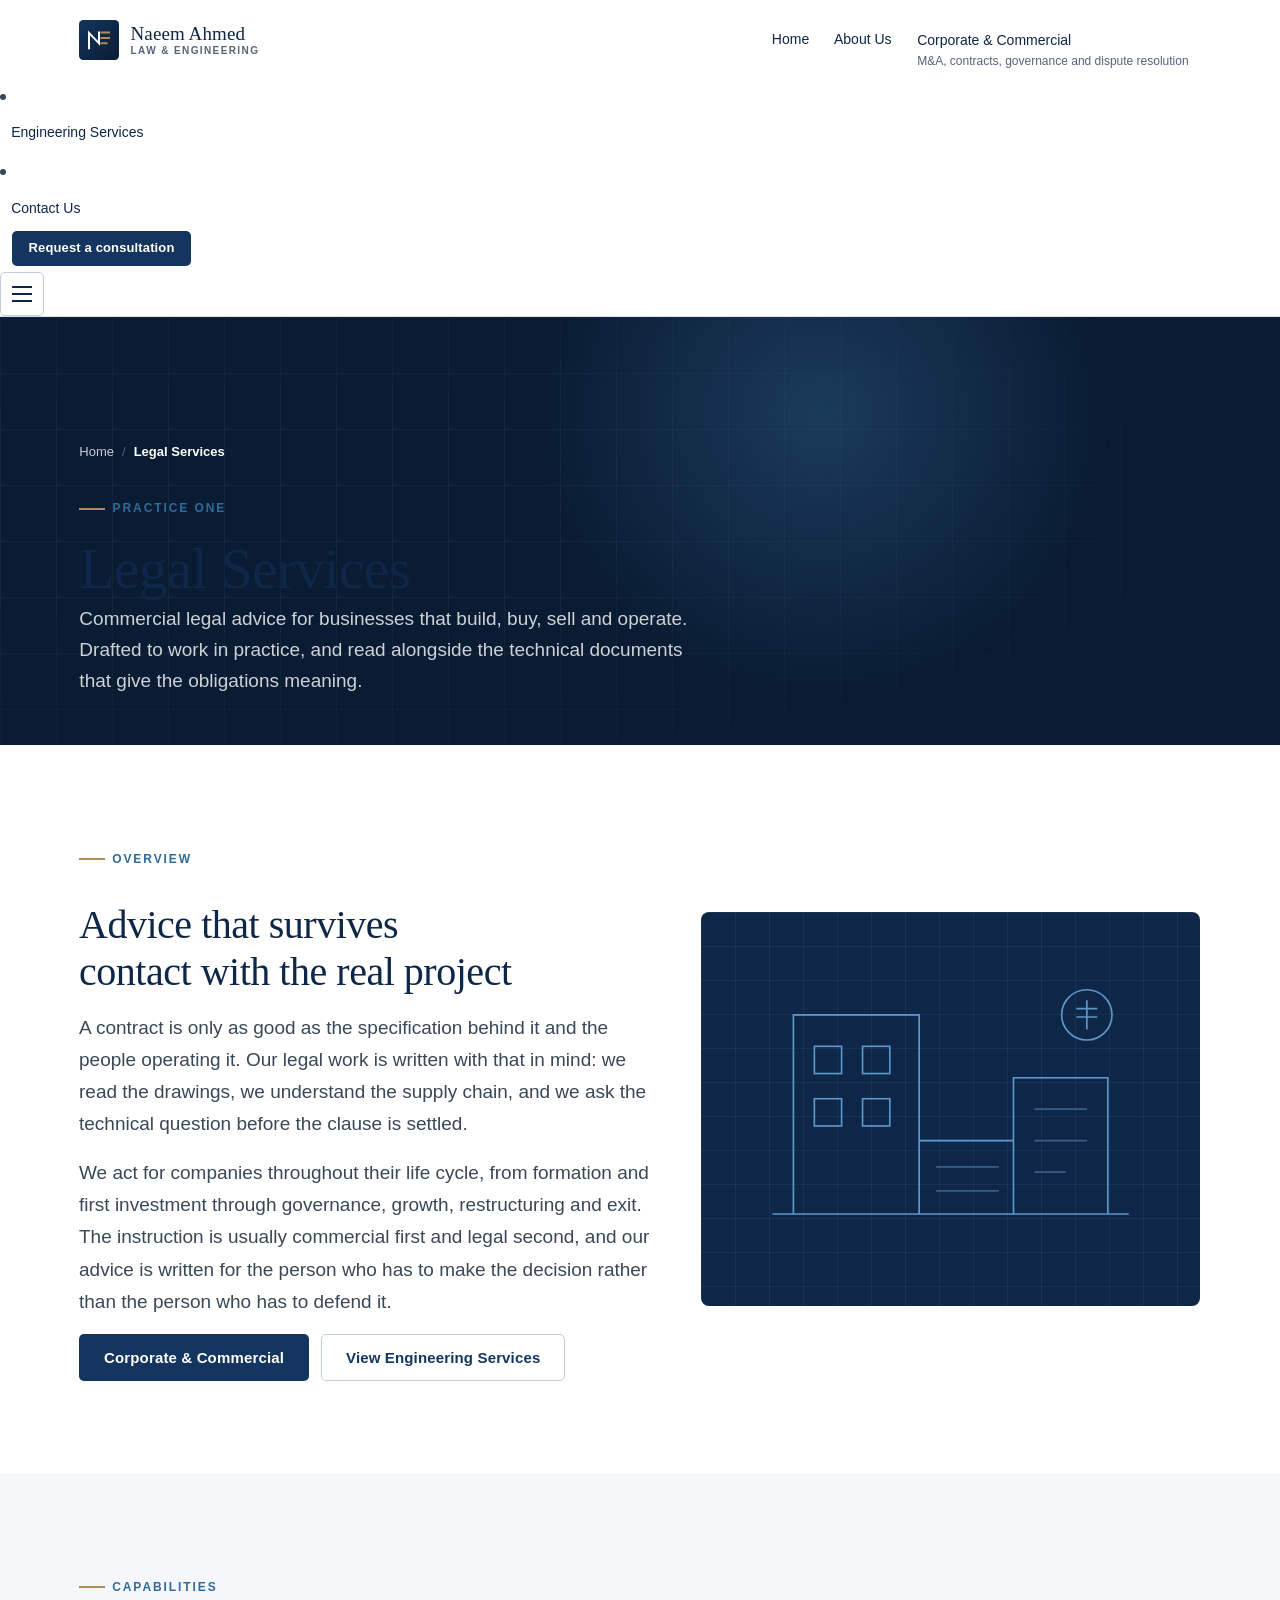
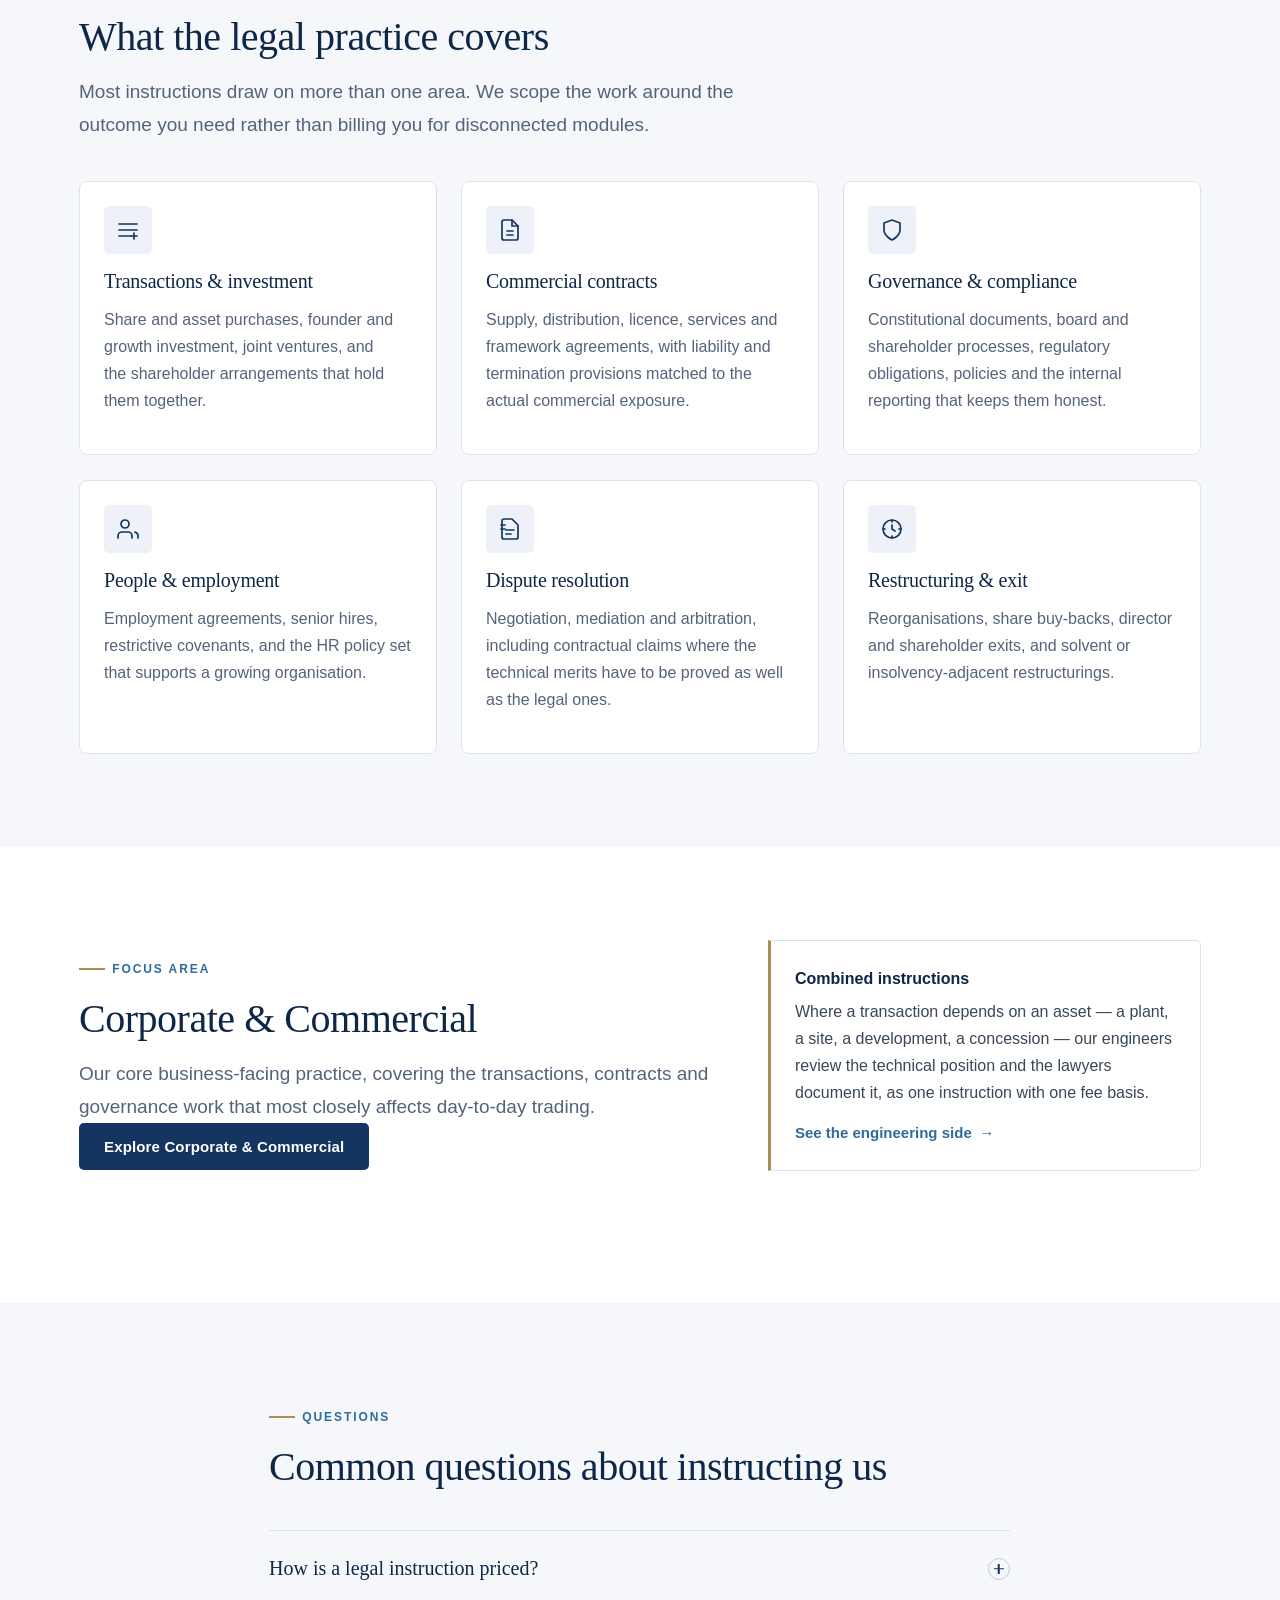
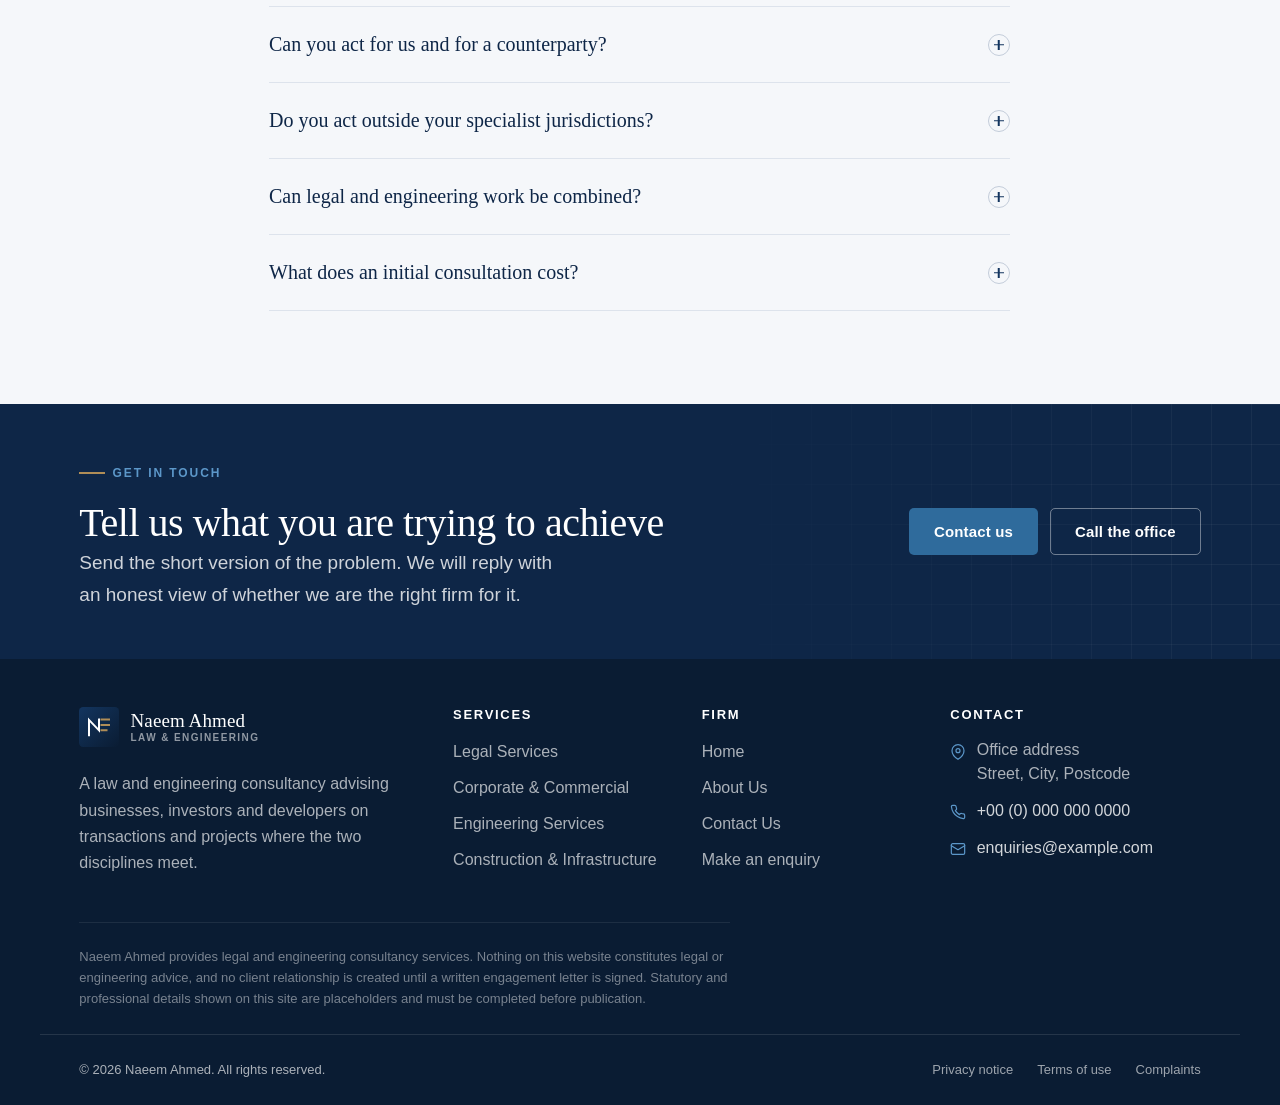
<file: legal-services.html>
<!DOCTYPE html>
<html lang="en">
<head>
<meta charset="utf-8">
<meta name="viewport" content="width=device-width, initial-scale=1">
<title>Legal Services â€” Naeem Ahmed</title>
<meta name="description" content="Commercial legal advice for businesses that build, buy, sell and operate: transactions, contracts, governance, employment and dispute resolution.">
<meta name="theme-color" content="#0a1c33">
<link rel="icon" href="assets/favicon.svg" type="image/svg+xml">
<link rel="stylesheet" href="css/styles.css">
<script>document.documentElement.classList.add("has-js")</script>
</head>
<body data-page="legal">

<a class="skip-link" href="#main">Skip to main content</a>

<!-- ===================== Header ===================== -->
<header class="site-header ">
  <div class="container header__inner">
    <a class="brand" href="index.html">
      <img class="brand__mark" src="assets/logo.svg" alt="" width="40" height="40">
      <span class="brand__text">
        <span class="brand__name">Naeem Ahmed</span>
        <span class="brand__tag">Law &amp; Engineering</span>
      </span>
    </a>

    <nav class="nav" aria-label="Primary">
      <ul class="nav__list">
        <li><a class="nav__link" href="index.html"">Home</a></li>
        <li><a class="nav__link" href="about.html"">About Us</a></li>
        <li class="nav__item--has-sub">
          <a class="nav__link" href="legal-services.html" is-current" aria-current="page>Legal Services</a>
          <div class="nav__sub">
            <a class="nav__sub-link" href="corporate-commercial.html"">
              Corporate &amp; Commercial
              <span>M&amp;A, contracts, governance and dispute resolution</span>
            </a>
          </div>
        </li>
        <li class="nav__item--has-sub">
          <a class="nav__link" href="engineering-services.html"">Engineering Services</a>
          <div class="nav__sub">
            <a class="nav__sub-link" href="construction-infrastructure.html"">
              Construction &amp; Infrastructure
              <span>Feasibility, design review, delivery and claims</span>
            </a>
          </div>
        </li>
        <li><a class="nav__link" href="contact.html"">Contact Us</a></li>
      </ul>
    </nav>

    <div class="nav__cta">
      <a class="btn btn--primary btn--sm" href="contact.html">Request a consultation</a>
    </div>

    <button class="nav__toggle" type="button" aria-expanded="false" aria-controls="nav-drawer">
      <span></span><span></span><span></span>
      <span class="visually-hidden">Open menu</span>
    </button>
  </div>
</header>

<div class="nav-backdrop"></div>

<!-- Mobile drawer -->
<div class="nav-drawer" id="nav-drawer" role="dialog" aria-modal="true" aria-label="Site menu">
  <div class="nav-drawer__head">
    <span class="nav-drawer__title">Menu</span>
    <button class="nav-drawer__close" type="button">&times;<span class="visually-hidden">Close menu</span></button>
  </div>

  <ul class="nav-drawer__list">
    <li><a class="nav-drawer__link"" href="index.html">Home</a></li>
    <li><a class="nav-drawer__link"" href="about.html">About Us</a></li>
    <li>
      <a class="nav-drawer__link" is-current" aria-current="page href="legal-services.html">Legal Services</a>
      <ul class="nav-drawer__sub">
        <li><a" href="corporate-commercial.html">Corporate &amp; Commercial</a></li>
      </ul>
    </li>
    <li>
      <a class="nav-drawer__link"" href="engineering-services.html">Engineering Services</a>
      <ul class="nav-drawer__sub">
        <li><a" href="construction-infrastructure.html">Construction &amp; Infrastructure</a></li>
      </ul>
    </li>
    <li><a class="nav-drawer__link"" href="contact.html">Contact Us</a></li>
  </ul>

  <div class="nav-drawer__foot">
    <a class="btn btn--primary" href="contact.html">Request a consultation</a>
  </div>

  <div class="nav-drawer__meta">
    <!-- PLACEHOLDER: replace with real office details -->
    <p>
      <a href="tel:+10000000000">+00 (0) 000 000 0000</a><br>
      <a href="mailto:enquiries@example.com">enquiries@example.com</a>
    </p>
  </div>
</div>

<main id="main">
  <section class="hero hero--page">
    <div class="container hero__inner">
      <nav class="hero__crumb" aria-label="Breadcrumb">
        <ol>
          <li><a href="index.html">Home</a></li>
          <li><span aria-current="page">Legal Services</span></li>
        </ol>
      </nav>
      <div class="hero__content">
        <p class="eyebrow">Practice one</p>
        <h1>Legal Services</h1>
        <p class="hero__lead">
          Commercial legal advice for businesses that build, buy, sell and operate.
          Drafted to work in practice, and read alongside the technical documents
          that give the obligations meaning.
        </p>
      </div>
    </div>
  </section>

  <section class="section">
    <div class="container">
      <div class="split split--wide-text">
        <div class="split__body reveal">
          <p class="eyebrow">Overview</p>
          <h2>Advice that survives contact with the real project</h2>
          <p>
            A contract is only as good as the specification behind it and the people
            operating it. Our legal work is written with that in mind: we read the
            drawings, we understand the supply chain, and we ask the technical
            question before the clause is settled.
          </p>
          <p>
            We act for companies throughout their life cycle, from formation and first
            investment through governance, growth, restructuring and exit. The
            instruction is usually commercial first and legal second, and our advice
            is written for the person who has to make the decision rather than the
            person who has to defend it.
          </p>
          <div class="btn-row">
            <a class="btn btn--primary" href="corporate-commercial.html">Corporate &amp; Commercial</a>
            <a class="btn btn--outline" href="engineering-services.html">View Engineering Services</a>
          </div>
        </div>

        <div class="split__media reveal" data-delay="1">
          <svg viewBox="0 0 400 300" fill="none" stroke="currentColor" stroke-width="1.6" aria-hidden="true">
            <path d="M30 250h340M50 250V60h120v190M170 250v-70h90v70M260 250V120h90v130" />
            <path d="M50 60h120M170 180h90M260 120h90" opacity=".4"/>
            <rect x="70" y="90" width="26" height="26"/><rect x="116" y="90" width="26" height="26"/>
            <rect x="70" y="140" width="26" height="26"/><rect x="116" y="140" width="26" height="26"/>
            <path d="M186 205h60M186 228h60" opacity=".5"/>
            <path d="M280 150h50M280 180h50M280 210h30" opacity=".5"/>
            <circle cx="330" cy="60" r="24"/><path d="M330 46v28M320 54h20M320 62h20"/>
          </svg>
        </div>
      </div>
    </div>
  </section>

  <section class="section section--grey">
    <div class="container">
      <div class="section__head reveal">
        <p class="eyebrow">Capabilities</p>
        <h2 class="section__title">What the legal practice covers</h2>
        <p class="section__lead">
          Most instructions draw on more than one area. We scope the work around the
          outcome you need rather than billing you for disconnected modules.
        </p>
      </div>

      <div class="grid grid--3">
        <article class="card reveal" data-delay="1">
          <span class="card__icon" aria-hidden="true">
            <svg viewBox="0 0 24 24" fill="none" stroke="currentColor" stroke-width="1.7" stroke-linecap="round" stroke-linejoin="round"><path d="M3 6h18M3 12h18M3 18h12"/><path d="M18 15v6M15 18h6"/></svg>
          </span>
          <h3 class="card__title">Transactions &amp; investment</h3>
          <p class="card__text">Share and asset purchases, founder and growth investment, joint ventures, and the shareholder arrangements that hold them together.</p>
        </article>
        <article class="card reveal" data-delay="2">
          <span class="card__icon" aria-hidden="true">
            <svg viewBox="0 0 24 24" fill="none" stroke="currentColor" stroke-width="1.7" stroke-linecap="round" stroke-linejoin="round"><path d="M14 2H6a2 2 0 0 0-2 2v16a2 2 0 0 0 2 2h12a2 2 0 0 0 2-2V8z"/><path d="M14 2v6h6M9 13h6M9 17h6"/></svg>
          </span>
          <h3 class="card__title">Commercial contracts</h3>
          <p class="card__text">Supply, distribution, licence, services and framework agreements, with liability and termination provisions matched to the actual commercial exposure.</p>
        </article>
        <article class="card reveal" data-delay="3">
          <span class="card__icon" aria-hidden="true">
            <svg viewBox="0 0 24 24" fill="none" stroke="currentColor" stroke-width="1.7" stroke-linecap="round" stroke-linejoin="round"><path d="M12 22s8-4 8-10V5l-8-3-8 3v7c0 6 8 10 8 10z"/></svg>
          </span>
          <h3 class="card__title">Governance &amp; compliance</h3>
          <p class="card__text">Constitutional documents, board and shareholder processes, regulatory obligations, policies and the internal reporting that keeps them honest.</p>
        </article>
        <article class="card reveal" data-delay="1">
          <span class="card__icon" aria-hidden="true">
            <svg viewBox="0 0 24 24" fill="none" stroke="currentColor" stroke-width="1.7" stroke-linecap="round" stroke-linejoin="round"><path d="M16 21v-2a4 4 0 0 0-4-4H6a4 4 0 0 0-4 4v2"/><circle cx="9" cy="7" r="4"/><path d="M22 21v-2a4 4 0 0 0-3-3.87"/></svg>
          </span>
          <h3 class="card__title">People &amp; employment</h3>
          <p class="card__text">Employment agreements, senior hires, restrictive covenants, and the HR policy set that supports a growing organisation.</p>
        </article>
        <article class="card reveal" data-delay="2">
          <span class="card__icon" aria-hidden="true">
            <svg viewBox="0 0 24 24" fill="none" stroke="currentColor" stroke-width="1.7" stroke-linecap="round" stroke-linejoin="round"><path d="M14 2H6a2 2 0 0 0-2 2v16a2 2 0 0 0 2 2h12a2 2 0 0 0 2-2V8z"/><path d="M8 13h8M8 17h5"/><path d="M3 8h4M3 12h4"/></svg>
          </span>
          <h3 class="card__title">Dispute resolution</h3>
          <p class="card__text">Negotiation, mediation and arbitration, including contractual claims where the technical merits have to be proved as well as the legal ones.</p>
        </article>
        <article class="card reveal" data-delay="3">
          <span class="card__icon" aria-hidden="true">
            <svg viewBox="0 0 24 24" fill="none" stroke="currentColor" stroke-width="1.7" stroke-linecap="round" stroke-linejoin="round"><circle cx="12" cy="12" r="9"/><path d="M12 8v4l3 2"/><path d="M12 3v2M21 12h-2M12 21v-2M3 12h2"/></svg>
          </span>
          <h3 class="card__title">Restructuring &amp; exit</h3>
          <p class="card__text">Reorganisations, share buy-backs, director and shareholder exits, and solvent or insolvency-adjacent restructurings.</p>
        </article>
      </div>
    </div>
  </section>

  <section class="section">
    <div class="container">
      <div class="section__head-row">
        <div class="section__head reveal">
          <p class="eyebrow">Focus area</p>
          <h2 class="section__title">Corporate &amp; Commercial</h2>
          <p class="section__lead">
            Our core business-facing practice, covering the transactions, contracts
            and governance work that most closely affects day-to-day trading.
          </p>
          <a class="btn btn--primary" href="corporate-commercial.html">Explore Corporate &amp; Commercial</a>
        </div>

        <div class="section__aside reveal" data-delay="1">
          <strong>Combined instructions</strong>
          <p>
            Where a transaction depends on an asset &mdash; a plant, a site, a
            development, a concession &mdash; our engineers review the technical
            position and the lawyers document it, as one instruction with one fee
            basis.
          </p>
          <p>
            <a class="link-arrow" href="construction-infrastructure.html">See the engineering side</a>
          </p>
        </div>
      </div>
    </div>
  </section>

  <section class="section section--grey">
    <div class="container container--narrow">
      <div class="section__head reveal">
        <p class="eyebrow">Questions</p>
        <h2 class="section__title">Common questions about instructing us</h2>
      </div>

      <div class="acc reveal" data-accordion="single">
        <details class="acc__item">
          <summary class="acc__trigger">How is a legal instruction priced?
            <span class="acc__icon" aria-hidden="true"></span></summary>
          <div class="acc__body">
            <p>
              Wherever the work can reasonably be defined in advance, we quote a fixed
              fee against a written scope. Where the scope is genuinely open &mdash;
              a dispute, for example &mdash; we work to a capped estimate with a
              staged review so you can stop or redirect the work.
            </p>
          </div>
        </details>
        <details class="acc__item">
          <summary class="acc__trigger">Can you act for us and for a counterparty?
            <span class="acc__icon" aria-hidden="true"></span></summary>
          <div class="acc__body">
            <p>
              Not on the same matter. We run a conflicts check before you send us
              anything substantive, and we will tell you confidentially and without
              obligation if there is a problem.
            </p>
          </div>
        </details>
        <details class="acc__item">
          <summary class="acc__trigger">Do you act outside your specialist jurisdictions?
            <span class="acc__icon" aria-hidden="true"></span></summary>
          <div class="acc__body">
            <p>
              We regularly instruct local counsel in the relevant jurisdiction and
              coordinate their work as part of a single engagement. We will always
              tell you where local advice is required and why.
            </p>
          </div>
        </details>
        <details class="acc__item">
          <summary class="acc__trigger">Can legal and engineering work be combined?
            <span class="acc__icon" aria-hidden="true"></span></summary>
          <div class="acc__body">
            <p>
              Yes, and it is usually the most cost-effective way to run the
              instruction. See <a href="corporate-commercial.html">Corporate &amp;
              Commercial</a> or <a href="construction-infrastructure.html">Construction
              &amp; Infrastructure</a> for worked examples.
            </p>
          </div>
        </details>
        <details class="acc__item">
          <summary class="acc__trigger">What does an initial consultation cost?
            <span class="acc__icon" aria-hidden="true"></span></summary>
          <div class="acc__body">
            <p>
              Nothing. The first discussion is free and carries no obligation. If a
              conflicts check clears, we will follow up with a written scope and fee
              proposal.
            </p>
          </div>
        </details>
      </div>
    </div>
  </section>
  <section class="cta-band on-dark">
    <div class="container cta-band__inner">
      <div>
        <p class="eyebrow">Get in touch</p>
        <h2>Tell us what you are trying to achieve</h2>
        <p>Send the short version of the problem. We will reply with an honest view of whether we are the right firm for it.</p>
      </div>
      <div class="btn-row">
        <a class="btn btn--accent" href="contact.html">Contact us</a>
        <a class="btn btn--ghost" href="tel:+10000000000">Call the office</a>
      </div>
    </div>
  </section></main>

<!-- ===================== Footer ===================== -->
<footer class="site-footer">
  <div class="container footer__top">
    <div class="footer__grid">
      <div class="footer__brand">
        <a class="brand" href="index.html">
          <img class="brand__mark" src="assets/logo.svg" alt="" width="40" height="40">
          <span class="brand__text">
            <span class="brand__name">Naeem Ahmed</span>
            <span class="brand__tag">Law &amp; Engineering</span>
          </span>
        </a>
        <p>
          A law and engineering consultancy advising businesses, investors and
          developers on transactions and projects where the two disciplines meet.
        </p>
      </div>

      <div>
        <h2 class="footer__title">Services</h2>
        <ul class="footer__list">
          <li><a href="legal-services.html">Legal Services</a></li>
          <li><a href="corporate-commercial.html">Corporate &amp; Commercial</a></li>
          <li><a href="engineering-services.html">Engineering Services</a></li>
          <li><a href="construction-infrastructure.html">Construction &amp; Infrastructure</a></li>
        </ul>
      </div>

      <div>
        <h2 class="footer__title">Firm</h2>
        <ul class="footer__list">
          <li><a href="index.html">Home</a></li>
          <li><a href="about.html">About Us</a></li>
          <li><a href="contact.html">Contact Us</a></li>
          <li><a href="contact.html#form">Make an enquiry</a></li>
        </ul>
      </div>

      <div>
        <h2 class="footer__title">Contact</h2>
        <ul class="footer__list footer__contact">
          <!-- PLACEHOLDER: replace all contact details -->
          <li>
            <svg viewBox="0 0 24 24" fill="none" stroke="currentColor" stroke-width="1.8" stroke-linecap="round" stroke-linejoin="round" aria-hidden="true"><path d="M21 10c0 7-9 13-9 13s-9-6-9-13a9 9 0 0 1 18 0z"/><circle cx="12" cy="10" r="3"/></svg>
            <span>Office address<br>Street, City, Postcode</span>
          </li>
          <li>
            <svg viewBox="0 0 24 24" fill="none" stroke="currentColor" stroke-width="1.8" stroke-linecap="round" stroke-linejoin="round" aria-hidden="true"><path d="M22 16.92v3a2 2 0 0 1-2.18 2 19.79 19.79 0 0 1-8.63-3.07 19.5 19.5 0 0 1-6-6A19.79 19.79 0 0 1 2.12 4.18 2 2 0 0 1 4.11 2h3a2 2 0 0 1 2 1.72c.13.96.36 1.9.7 2.81a2 2 0 0 1-.45 2.11L8.09 9.91a16 16 0 0 0 6 6l1.27-1.27a2 2 0 0 1 2.11-.45c.9.34 1.85.57 2.81.7A2 2 0 0 1 22 16.92z"/></svg>
            <a href="tel:+10000000000">+00 (0) 000 000 0000</a>
          </li>
          <li>
            <svg viewBox="0 0 24 24" fill="none" stroke="currentColor" stroke-width="1.8" stroke-linecap="round" stroke-linejoin="round" aria-hidden="true"><rect x="2" y="4" width="20" height="16" rx="2"/><path d="M22 7l-10 6L2 7"/></svg>
            <a href="mailto:enquiries@example.com">enquiries@example.com</a>
          </li>
        </ul>
      </div>
    </div>
  </div>

  <div class="container">
    <p class="footer__disclaimer">
      Naeem Ahmed provides legal and engineering consultancy services. Nothing on this
      website constitutes legal or engineering advice, and no client relationship is
      created until a written engagement letter is signed. Statutory and professional
      details shown on this site are placeholders and must be completed before
      publication.
    </p>
  </div>

  <div class="container footer__bottom">
    <div class="footer__bottom-inner">
      <p>&copy; <span data-year>2026</span> Naeem Ahmed. All rights reserved.</p>
      <nav class="footer__legal" aria-label="Legal">
        <a href="#">Privacy notice</a>
        <a href="#">Terms of use</a>
        <a href="#">Complaints</a>
      </nav>
    </div>
  </div>
</footer>

<button class="to-top" type="button">
  <svg viewBox="0 0 24 24" fill="none" stroke="currentColor" stroke-width="2" stroke-linecap="round" stroke-linejoin="round" aria-hidden="true"><path d="M12 19V5M5 12l7-7 7 7"/></svg>
  <span class="visually-hidden">Back to top</span>
</button>

<script src="js/main.js" defer></script>
</body>
</html>
</file>
<file: css/styles.css>
/* ==========================================================================
   Naeem Ahmed — Law & Engineering Consultancy
   styles.css

   Contents
   01. Design tokens
   02. Reset & base
   03. Typography
   04. Layout helpers
   05. Buttons & links
   06. Header & navigation
   07. Hero
   08. Sections
   09. Cards
   10. Split blocks
   11. Stats
   12. Process
   13. Testimonial
   14. Team
   15. Timeline
   16. Breadcrumbs
   17. Accordion
   18. Check lists
   19. CTA band
   20. Forms
   21. Contact
   22. Footer
   23. Utilities & motion
   24. Responsive
   25. Print
   ========================================================================== */


/* 01. Design tokens ======================================================= */

:root {
  /* Brand — dark blue */
  --navy-900: #0a1c33;
  --navy-800: #0e2647;
  --navy-700: #13355f;
  --navy-600: #1d4a82;
  --navy-050: #eef2f8;

  /* Accent — steel */
  --steel-600: #2f6b9c;
  --steel-500: #3e7cb1;
  --steel-400: #5c97c9;
  --steel-100: #dce9f4;
  --steel-050: #f0f6fb;

  /* Neutral — grey */
  --grey-700: #3a4757;
  --grey-600: #55637a;
  --grey-500: #6b7a90;
  --grey-400: #94a1b4;
  --grey-300: #c3ccd9;
  --grey-200: #dde3ec;
  --grey-100: #ebeff5;
  --grey-050: #f5f7fa;

  /* Detail */
  --brass: #b08d57;
  --brass-050: #f7f2e9;
  --white: #fff;

  /* Semantic */
  --bg: var(--white);
  --bg-alt: var(--grey-050);
  --text: var(--grey-700);
  --text-strong: var(--navy-800);
  --text-muted: var(--grey-600);
  --heading: var(--navy-800);
  --link: var(--steel-600);
  --border: var(--grey-200);
  --error: #b3261e;
  --error-bg: #fdf1f0;
  --success: #17663f;
  --success-bg: #eff7f2;

  /* Typography */
  --font-serif: Georgia, "Times New Roman", Times, serif;
  --font-sans: -apple-system, BlinkMacSystemFont, "Segoe UI", Roboto, Helvetica,
    Arial, "Noto Sans", sans-serif;

  --fs-xs: 0.75rem;
  --fs-sm: 0.8125rem;
  --fs-base: 1rem;
  --fs-md: clamp(1.0625rem, 0.99rem + 0.35vw, 1.1875rem);
  --fs-lg: clamp(1.125rem, 1.03rem + 0.45vw, 1.3125rem);
  --fs-h4: clamp(1.0625rem, 0.99rem + 0.36vw, 1.25rem);
  --fs-h3: clamp(1.25rem, 1.12rem + 0.62vw, 1.5rem);
  --fs-h2: clamp(1.65rem, 1.35rem + 1.45vw, 2.5rem);
  --fs-h1: clamp(2.1rem, 1.55rem + 2.6vw, 3.6rem);

  /* Space */
  --sp-1: 0.25rem;
  --sp-2: 0.5rem;
  --sp-3: 0.75rem;
  --sp-4: 1rem;
  --sp-5: 1.5rem;
  --sp-6: 2rem;
  --sp-7: 2.5rem;
  --sp-8: 3rem;
  --sp-9: 4rem;
  --sp-10: 5rem;
  --section-y: clamp(3.25rem, 2.2rem + 4.5vw, 6.5rem);

  /* Shape */
  --r-sm: 3px;
  --r-md: 5px;
  --r-lg: 8px;
  --r-pill: 999px;

  --shadow-sm: 0 1px 2px rgba(10, 28, 51, 0.06);
  --shadow-md: 0 4px 14px rgba(10, 28, 51, 0.07);
  --shadow-lg: 0 14px 40px rgba(10, 28, 51, 0.11);
  --shadow-drawer: -18px 0 50px rgba(10, 28, 51, 0.2);

  --container: 1200px;
  --container-narrow: 820px;
  --gutter: clamp(1.15rem, 0.7rem + 2.2vw, 2.5rem);

  --header-h: 76px;
  --ease: cubic-bezier(0.22, 0.61, 0.36, 1);
  --t-fast: 0.16s var(--ease);
  --t-med: 0.28s var(--ease);
  --t-slow: 0.55s var(--ease);
}


/* 02. Reset & base ======================================================== */

*,
*::before,
*::after { box-sizing: border-box; }

* { margin: 0; }

html {
  -webkit-text-size-adjust: 100%;
  scroll-behavior: smooth;
  scroll-padding-top: calc(var(--header-h) + 1rem);
}

body {
  background: var(--bg);
  color: var(--text);
  font-family: var(--font-sans);
  font-size: var(--fs-md);
  line-height: 1.7;
  -webkit-font-smoothing: antialiased;
  text-rendering: optimizeLegibility;
  overflow-x: hidden;
}

body.is-locked { overflow: hidden; }

img,
svg,
video { display: block; max-width: 100%; }

img { height: auto; }

button,
input,
select,
textarea {
  font: inherit;
  color: inherit;
}

ul[class],
ol[class] { list-style: none; padding: 0; }

a { color: var(--link); }

:target { scroll-margin-top: calc(var(--header-h) + 1.5rem); }

:focus-visible {
  outline: 3px solid var(--steel-500);
  outline-offset: 2px;
  border-radius: 2px;
}

::selection {
  background: var(--navy-700);
  color: var(--white);
}

.skip-link {
  position: absolute;
  top: -100%;
  left: var(--sp-4);
  z-index: 200;
  padding: 0.75rem 1.15rem;
  background: var(--navy-800);
  color: var(--white);
  font-size: var(--fs-sm);
  font-weight: 600;
  text-decoration: none;
  border-radius: 0 0 var(--r-md) var(--r-md);
  transition: top var(--t-fast);
}

.skip-link:focus { top: 0; }

.visually-hidden {
  position: absolute !important;
  width: 1px;
  height: 1px;
  padding: 0;
  margin: -1px;
  overflow: hidden;
  clip: rect(0 0 0 0);
  clip-path: inset(50%);
  white-space: nowrap;
  border: 0;
}


/* 03. Typography =========================================================== */

h1, h2, h3, h4, h5 {
  color: var(--heading);
  font-family: var(--font-serif);
  font-weight: 400;
  line-height: 1.18;
  letter-spacing: -0.012em;
  text-wrap: balance;
}

h1 { font-size: var(--fs-h1); }
h2 { font-size: var(--fs-h2); }
h3 { font-size: var(--fs-h3); }
h4 { font-size: var(--fs-h4); }

p { text-wrap: pretty; }

strong, b { font-weight: 600; color: var(--text-strong); }

.lead {
  font-size: var(--fs-lg);
  line-height: 1.65;
  color: var(--text-muted);
}

.eyebrow {
  display: inline-flex;
  align-items: center;
  gap: 0.6em;
  margin-bottom: var(--sp-4);
  color: var(--steel-600);
  font-size: var(--fs-xs);
  font-weight: 700;
  letter-spacing: 0.16em;
  text-transform: uppercase;
}

.eyebrow::before {
  content: "";
  width: 26px;
  height: 2px;
  background: var(--brass);
}

.eyebrow--center { justify-content: center; }

.eyebrow--center::after {
  content: "";
  width: 26px;
  height: 2px;
  background: var(--brass);
}

.text-muted { color: var(--text-muted); }

.on-dark { color: rgba(255, 255, 255, 0.78); }
.on-dark h1,
.on-dark h2,
.on-dark h3,
.on-dark h4 { color: var(--white); }
.on-dark .eyebrow { color: var(--steel-400); }


/* 04. Layout helpers ====================================================== */

.container {
  width: 100%;
  max-width: var(--container);
  margin-inline: auto;
  padding-inline: var(--gutter);
}

.container--narrow { max-width: var(--container-narrow); }

.grid { display: grid; gap: var(--sp-5); }
.grid--2 { grid-template-columns: 1fr; }
.grid--3 { grid-template-columns: 1fr; }
.grid--4 { grid-template-columns: 1fr; }
.grid--tight { gap: var(--sp-4); }

.stack > * + * { margin-top: var(--sp-4); }
.stack-lg > * + * { margin-top: var(--sp-6); }


/* 05. Buttons & links ===================================================== */

.btn {
  display: inline-flex;
  align-items: center;
  justify-content: center;
  gap: 0.6em;
  padding: 0.85em 1.6em;
  border: 1px solid transparent;
  border-radius: var(--r-md);
  background: var(--navy-700);
  color: var(--white);
  font-size: 0.9375rem;
  font-weight: 600;
  letter-spacing: 0.01em;
  line-height: 1.3;
  text-align: center;
  text-decoration: none;
  cursor: pointer;
  transition: background var(--t-fast), color var(--t-fast),
    border-color var(--t-fast), transform var(--t-fast),
    box-shadow var(--t-fast);
}

.btn:hover {
  background: var(--navy-600);
  transform: translateY(-1px);
  box-shadow: var(--shadow-md);
}

.btn:active { transform: translateY(0); }

.btn--primary { background: var(--navy-700); }

.btn--accent { background: var(--steel-600); }
.btn--accent:hover { background: var(--steel-500); }

.btn--ghost {
  background: transparent;
  border-color: rgba(255, 255, 255, 0.4);
  color: var(--white);
}

.btn--ghost:hover {
  background: rgba(255, 255, 255, 0.12);
  border-color: var(--white);
}

.btn--outline {
  background: transparent;
  border-color: var(--grey-300);
  color: var(--navy-700);
}

.btn--outline:hover {
  background: var(--navy-050);
  border-color: var(--navy-600);
}

.btn--sm { padding: 0.65em 1.2em; font-size: var(--fs-sm); }
.btn--block { width: 100%; }

.btn-row {
  display: flex;
  flex-wrap: wrap;
  gap: var(--sp-3);
}

.link-arrow {
  display: inline-flex;
  align-items: center;
  gap: 0.5em;
  font-size: 0.9375rem;
  font-weight: 600;
  text-decoration: none;
}

.link-arrow::after {
  content: "\2192";
  transition: transform var(--t-fast);
}

.link-arrow:hover::after { transform: translateX(4px); }


/* 06. Header & navigation ================================================= */

.site-header {
  position: sticky;
  top: 0;
  z-index: 100;
  background: var(--white);
  border-bottom: 1px solid var(--border);
  transition: box-shadow var(--t-med), background var(--t-med);
}

.site-header.is-scrolled { box-shadow: var(--shadow-md); }

/* Transparent over the home hero only */
.site-header--overlay {
  position: fixed;
  inset: 0 0 auto;
  background: transparent;
  border-bottom-color: transparent;
}

.site-header--overlay .brand__name,
.site-header--overlay .nav__link { color: var(--white); }

.site-header--overlay .brand__tag { color: rgba(255, 255, 255, 0.7); }

.site-header--overlay .nav__link:hover,
.site-header--overlay .nav__link:focus-visible {
  color: var(--white);
  background: rgba(255, 255, 255, 0.12);
}

.site-header--overlay .nav__link::after { background: var(--brass); }

.site-header--overlay .btn--primary {
  background: var(--white);
  color: var(--navy-800);
}

.site-header--overlay .btn--primary:hover { background: var(--grey-100); }

.site-header--overlay .nav__toggle { border-color: rgba(255, 255, 255, 0.4); }
.site-header--overlay .nav__toggle span { background: var(--white); }

.site-header--overlay.is-scrolled {
  position: fixed;
  background: var(--white);
  border-bottom-color: var(--border);
  box-shadow: var(--shadow-md);
}

.site-header--overlay.is-scrolled .brand__name,
.site-header--overlay.is-scrolled .nav__link { color: var(--navy-800); }

.site-header--overlay.is-scrolled .brand__tag { color: var(--grey-600); }

.site-header--overlay.is-scrolled .nav__link:hover,
.site-header--overlay.is-scrolled .nav__link:focus-visible {
  color: var(--navy-800);
  background: var(--navy-050);
}

.site-header--overlay.is-scrolled .nav__link::after { background: var(--steel-500); }

.site-header--overlay.is-scrolled .btn--primary {
  background: var(--navy-700);
  color: var(--white);
}

.site-header--overlay.is-scrolled .nav__toggle { border-color: var(--grey-300); }
.site-header--overlay.is-scrolled .nav__toggle span { background: var(--navy-800); }

.header__inner {
  display: flex;
  align-items: center;
  justify-content: space-between;
  gap: var(--sp-5);
  min-height: var(--header-h);
}

/* Brand */
.brand {
  display: inline-flex;
  align-items: center;
  gap: 0.7rem;
  text-decoration: none;
  flex-shrink: 0;
}

.brand__mark { width: 40px; height: 40px; flex-shrink: 0; }

.brand__text { display: flex; flex-direction: column; line-height: 1.15; }

.brand__name {
  color: var(--navy-800);
  font-family: var(--font-serif);
  font-size: 1.1875rem;
  letter-spacing: 0.005em;
  transition: color var(--t-med);
}

.brand__tag {
  color: var(--grey-600);
  font-size: 0.625rem;
  font-weight: 600;
  letter-spacing: 0.14em;
  text-transform: uppercase;
  transition: color var(--t-med);
}

/* Desktop nav */
.nav__list {
  display: flex;
  align-items: center;
  gap: 0.15rem;
  margin: 0;
}

.nav__link {
  position: relative;
  display: block;
  padding: 0.6rem 0.7rem;
  color: var(--navy-800);
  font-size: 0.875rem;
  font-weight: 500;
  text-decoration: none;
  white-space: nowrap;
  border-radius: var(--r-sm);
  transition: color var(--t-fast), background var(--t-fast);
}

.nav__link:hover { color: var(--navy-600); background: var(--navy-050); }

.nav__link::after {
  content: "";
  position: absolute;
  left: 0.7rem;
  right: 0.7rem;
  bottom: 0.3rem;
  height: 2px;
  background: var(--steel-500);
  transform: scaleX(0);
  transform-origin: left;
  transition: transform var(--t-med);
}

.nav__link:hover::after,
.nav__link.is-current::after { transform: scaleX(1); }

.nav__link.is-current { color: var(--navy-800); font-weight: 700; }

/* Dropdown */
.nav__item--has-sub { position: relative; }

.nav__sub {
  position: absolute;
  top: calc(100% + 6px);
  left: 0;
  min-width: 268px;
  padding: var(--sp-2);
  background: var(--white);
  border: 1px solid var(--border);
  border-top: 2px solid var(--steel-500);
  border-radius: 0 0 var(--r-md) var(--r-md);
  box-shadow: var(--shadow-lg);
  opacity: 0;
  visibility: hidden;
  transform: translateY(-6px);
  transition: opacity var(--t-fast), transform var(--t-fast), visibility var(--t-fast);
}

.nav__item--has-sub:hover .nav__sub,
.nav__item--has-sub:focus-within .nav__sub {
  opacity: 1;
  visibility: visible;
  transform: translateY(0);
}

.nav__sub-link {
  display: block;
  padding: 0.6rem 0.75rem;
  color: var(--navy-800);
  font-size: 0.875rem;
  text-decoration: none;
  border-radius: var(--r-sm);
  transition: background var(--t-fast), color var(--t-fast);
}

.nav__sub-link:hover { background: var(--navy-050); color: var(--steel-600); }
.nav__sub-link.is-current { color: var(--steel-600); font-weight: 700; }

.nav__sub-link span {
  display: block;
  color: var(--grey-600);
  font-size: 0.75rem;
  font-weight: 400;
  line-height: 1.45;
}

.nav__cta { margin-left: var(--sp-3); flex-shrink: 0; }

/* Hamburger */
.nav__toggle {
  display: inline-flex;
  flex-direction: column;
  align-items: center;
  justify-content: center;
  gap: 5px;
  width: 44px;
  height: 44px;
  padding: 0;
  background: transparent;
  border: 1px solid var(--grey-300);
  border-radius: var(--r-md);
  cursor: pointer;
  transition: border-color var(--t-med);
}

.nav__toggle span {
  display: block;
  width: 20px;
  height: 2px;
  background: var(--navy-800);
  transition: transform var(--t-med), opacity var(--t-fast),
    background var(--t-med);
}

.nav__toggle[aria-expanded="true"] span:nth-child(1) {
  transform: translateY(7px) rotate(45deg);
}

.nav__toggle[aria-expanded="true"] span:nth-child(2) { opacity: 0; }

.nav__toggle[aria-expanded="true"] span:nth-child(3) {
  transform: translateY(-7px) rotate(-45deg);
}

/* Drawer */
.nav-backdrop {
  position: fixed;
  inset: 0;
  z-index: 109;
  background: rgba(10, 28, 51, 0.5);
  opacity: 0;
  visibility: hidden;
  transition: opacity var(--t-med), visibility var(--t-med);
}

body.nav-open .nav-backdrop { opacity: 1; visibility: visible; }

.nav-drawer {
  position: fixed;
  top: 0;
  right: 0;
  bottom: 0;
  z-index: 110;
  width: min(360px, 88vw);
  padding: var(--sp-5) var(--sp-5) var(--sp-8);
  background: var(--white);
  box-shadow: var(--shadow-drawer);
  overflow-y: auto;
  overscroll-behavior: contain;
  transform: translateX(100%);
  visibility: hidden;
  transition: transform var(--t-slow), visibility var(--t-slow);
}

body.nav-open .nav-drawer { transform: translateX(0); visibility: visible; }

.nav-drawer__head {
  display: flex;
  align-items: center;
  justify-content: space-between;
  gap: var(--sp-4);
  padding-bottom: var(--sp-5);
  margin-bottom: var(--sp-4);
  border-bottom: 1px solid var(--border);
}

.nav-drawer__title {
  font-family: var(--font-serif);
  font-size: 1.0625rem;
  color: var(--navy-800);
}

.nav-drawer__close {
  display: inline-flex;
  align-items: center;
  justify-content: center;
  width: 40px;
  height: 40px;
  background: transparent;
  border: 1px solid var(--grey-300);
  border-radius: var(--r-md);
  color: var(--navy-800);
  font-size: 1.25rem;
  line-height: 1;
  cursor: pointer;
  transition: background var(--t-fast), border-color var(--t-fast);
}

.nav-drawer__close:hover { background: var(--grey-050); border-color: var(--grey-400); }

.nav-drawer__list { margin: 0; }

.nav-drawer__link {
  display: flex;
  align-items: center;
  justify-content: space-between;
  gap: var(--sp-3);
  padding: 0.85rem 0.25rem;
  color: var(--navy-800);
  font-size: 1.0625rem;
  text-decoration: none;
  border-bottom: 1px solid var(--grey-100);
  transition: color var(--t-fast), padding-left var(--t-fast);
}

.nav-drawer__link:hover { color: var(--steel-600); padding-left: 0.6rem; }

.nav-drawer__link.is-current { color: var(--steel-600); font-weight: 700; }

.nav-drawer__link svg { width: 15px; height: 15px; opacity: 0.45; }

.nav-drawer__sub {
  padding: var(--sp-2) 0 var(--sp-3) 0.25rem;
  margin: 0;
  list-style: none;
}

.nav-drawer__sub a {
  display: block;
  padding: 0.5rem 0 0.5rem 0.9rem;
  color: var(--grey-600);
  font-size: 0.9375rem;
  text-decoration: none;
  border-left: 2px solid var(--grey-200);
  transition: color var(--t-fast), border-color var(--t-fast);
}

.nav-drawer__sub a:hover,
.nav-drawer__sub a.is-current {
  color: var(--steel-600);
  border-left-color: var(--steel-500);
}

.nav-drawer__foot { margin-top: var(--sp-6); }
.nav-drawer__foot .btn { width: 100%; }

.nav-drawer__meta {
  margin-top: var(--sp-5);
  padding-top: var(--sp-5);
  border-top: 1px solid var(--border);
  font-size: var(--fs-sm);
  color: var(--grey-600);
}

.nav-drawer__meta a { display: block; margin-top: 0.35rem; }


/* 07. Hero ================================================================ */

.hero {
  position: relative;
  isolation: isolate;
  overflow: hidden;
  background: var(--navy-900);
  color: rgba(255, 255, 255, 0.8);
}

.hero--home {
  display: flex;
  align-items: center;
  min-height: clamp(560px, 88svh, 860px);
  padding-top: calc(var(--header-h) + var(--sp-9));
  padding-bottom: var(--sp-9);
}

/* Blueprint grid + glow, drawn in CSS so no image files are needed */
.hero::before {
  content: "";
  position: absolute;
  inset: 0;
  z-index: -2;
  background-image: linear-gradient(rgba(255, 255, 255, 0.045) 1px, transparent 1px),
    linear-gradient(90deg, rgba(255, 255, 255, 0.045) 1px, transparent 1px);
  background-size: 56px 56px;
  mask-image: radial-gradient(ellipse 90% 75% at 22% 45%, #000 30%, transparent 100%);
  -webkit-mask-image: radial-gradient(ellipse 90% 75% at 22% 45%, #000 30%, transparent 100%);
}

.hero::after {
  content: "";
  position: absolute;
  z-index: -1;
  top: -30%;
  left: -10%;
  width: 780px;
  height: 780px;
  background: radial-gradient(circle, rgba(62, 124, 177, 0.4) 0%, transparent 62%);
  filter: blur(10px);
  pointer-events: none;
}

.hero__inner {
  position: relative;
  width: 100%;
}

.hero__content { max-width: 46rem; }

.hero__title {
  margin-bottom: var(--sp-5);
  color: var(--white);
}

.hero__title em {
  font-style: italic;
  color: var(--steel-400);
}

.hero__lead {
  max-width: 40rem;
  margin-bottom: var(--sp-6);
  font-size: var(--fs-lg);
  line-height: 1.65;
  color: rgba(255, 255, 255, 0.8);
}

.hero__rule {
  width: 72px;
  height: 3px;
  margin-bottom: var(--sp-5);
  background: var(--brass);
}

.hero__meta {
  display: flex;
  flex-wrap: wrap;
  gap: var(--sp-3) var(--sp-6);
  margin-top: var(--sp-7);
  padding-top: var(--sp-5);
  border-top: 1px solid rgba(255, 255, 255, 0.15);
  font-size: var(--fs-sm);
  color: rgba(255, 255, 255, 0.65);
}

.hero__meta strong {
  display: block;
  color: var(--white);
  font-size: 1.5rem;
  font-family: var(--font-serif);
  font-weight: 400;
  line-height: 1.2;
}

/* Interior page hero */
.hero--page {
  padding-top: calc(var(--header-h) + var(--sp-8));
  padding-bottom: var(--sp-8);
}

.hero--page::after {
  top: -50%;
  left: 40%;
  width: 620px;
  height: 620px;
  background: radial-gradient(circle, rgba(62, 124, 177, 0.32) 0%, transparent 65%);
}

.hero--page .hero__content { max-width: 52rem; }
.hero--page .hero__lead { margin-bottom: 0; font-size: var(--fs-md); }

.hero__crumb { margin-bottom: var(--sp-5); }

.hero__crumb ol {
  display: flex;
  flex-wrap: wrap;
  align-items: center;
  gap: 0.5rem;
  margin: 0;
  padding: 0;
  list-style: none;
  font-size: var(--fs-sm);
  color: rgba(255, 255, 255, 0.6);
}

.hero__crumb a { color: rgba(255, 255, 255, 0.78); text-decoration: none; }
.hero__crumb a:hover { color: var(--white); text-decoration: underline; }
.hero__crumb li + li::before { content: "/"; margin-right: 0.5rem; opacity: 0.5; }
.hero__crumb [aria-current] { color: var(--white); font-weight: 600; }


/* 08. Sections ============================================================ */

.section { padding-block: var(--section-y); }
.section--tight { padding-block: var(--sp-8); }
.section--grey { background: var(--bg-alt); }
.section--navy { background: var(--navy-900); }
.section--steel { background: var(--navy-050); }

.section__head { max-width: 44rem; margin-bottom: var(--sp-7); }
.section__head--center { margin-inline: auto; text-align: center; }
.section__title { margin-bottom: var(--sp-4); }
.section__lead { color: var(--text-muted); }

.section__head-row {
  display: grid;
  gap: var(--sp-5);
  align-items: end;
  margin-bottom: var(--sp-7);
}

.section__aside {
  padding: var(--sp-5);
  background: var(--white);
  border: 1px solid var(--border);
  border-left: 3px solid var(--brass);
  border-radius: 0 var(--r-md) var(--r-md) 0;
  font-size: var(--fs-base);
}

.section__aside p + p { margin-top: var(--sp-3); }
.section__aside strong { display: block; margin-bottom: 0.35rem; }


/* 09. Cards =============================================================== */

.card {
  display: flex;
  flex-direction: column;
  padding: var(--sp-5);
  background: var(--white);
  border: 1px solid var(--border);
  border-radius: var(--r-lg);
  transition: border-color var(--t-med), box-shadow var(--t-med),
    transform var(--t-med);
}

.card--link:hover,
.card:hover {
  border-color: var(--steel-400);
  box-shadow: var(--shadow-md);
  transform: translateY(-3px);
}

.card__icon {
  display: inline-flex;
  align-items: center;
  justify-content: center;
  width: 48px;
  height: 48px;
  margin-bottom: var(--sp-4);
  background: var(--navy-050);
  color: var(--navy-700);
  border-radius: var(--r-md);
  transition: background var(--t-med), color var(--t-med);
}

.card__icon svg { width: 24px; height: 24px; }

.card:hover .card__icon { background: var(--navy-700); color: var(--white); }

.card__title { margin-bottom: var(--sp-3); font-size: var(--fs-h4); }
.card__text { margin-bottom: var(--sp-4); font-size: var(--fs-base); color: var(--text-muted); }
.card__foot { margin-top: auto; }

.card--num .card__index {
  font-family: var(--font-serif);
  font-size: 0.875rem;
  color: var(--brass);
  letter-spacing: 0.08em;
}

.card--num .card__index::before { content: "0"; }

.card--flat { background: transparent; border-color: transparent; padding: 0; }
.card--flat:hover { transform: none; box-shadow: none; }

/* Numbered stat tiles */
.tile {
  padding: var(--sp-5);
  background: var(--white);
  border: 1px solid var(--border);
  border-radius: var(--r-lg);
}

.tile__num {
  display: block;
  margin-bottom: var(--sp-2);
  font-family: var(--font-serif);
  font-size: clamp(2rem, 1.5rem + 2vw, 2.75rem);
  line-height: 1;
  color: var(--navy-700);
}

.tile__label {
  font-size: var(--fs-sm);
  color: var(--text-muted);
  line-height: 1.55;
}


/* 10. Split blocks ======================================================== */

.split {
  display: grid;
  gap: var(--sp-6);
  align-items: center;
}

.split--reverse .split__media { order: -1; }

.split__body > * + * { margin-top: var(--sp-4); }
.split__body h2 { margin-bottom: var(--sp-2); }

.split__media {
  position: relative;
  padding: var(--sp-6);
  background: var(--navy-800);
  border-radius: var(--r-lg);
  overflow: hidden;
}

.split__media::before {
  content: "";
  position: absolute;
  inset: 0;
  background-image: linear-gradient(rgba(255, 255, 255, 0.05) 1px, transparent 1px),
    linear-gradient(90deg, rgba(255, 255, 255, 0.05) 1px, transparent 1px);
  background-size: 34px 34px;
}

.split__media svg {
  position: relative;
  width: 100%;
  height: auto;
  color: var(--steel-400);
}

/* Feature row list */
.feature {
  display: grid;
  grid-template-columns: auto 1fr;
  gap: var(--sp-4);
  padding-block: var(--sp-5);
  border-bottom: 1px solid var(--border);
}

.feature:first-child { padding-top: 0; }
.feature:last-child { border-bottom: 0; padding-bottom: 0; }

.feature__icon {
  display: inline-flex;
  align-items: center;
  justify-content: center;
  width: 40px;
  height: 40px;
  background: var(--white);
  border: 1px solid var(--border);
  border-radius: 50%;
  color: var(--navy-700);
}

.feature__icon svg { width: 19px; height: 19px; }
.feature__title { margin-bottom: 0.3rem; font-size: var(--fs-h4); }
.feature__text { font-size: var(--fs-base); color: var(--text-muted); }


/* 11. Stats =============================================================== */

.stats {
  display: grid;
  gap: var(--sp-5);
  padding: var(--sp-6) 0;
  border-top: 1px solid rgba(255, 255, 255, 0.14);
}

.stat__num {
  display: block;
  font-family: var(--font-serif);
  font-size: clamp(2rem, 1.4rem + 2.4vw, 3rem);
  line-height: 1;
  color: var(--white);
}

.stat__label {
  display: block;
  margin-top: var(--sp-2);
  font-size: var(--fs-sm);
  letter-spacing: 0.04em;
  color: rgba(255, 255, 255, 0.62);
}

/* Accreditations strip */
.strip {
  display: flex;
  flex-wrap: wrap;
  align-items: center;
  justify-content: center;
  gap: var(--sp-4) var(--sp-7);
  padding-block: var(--sp-5);
  list-style: none;
}

.strip__item {
  display: inline-flex;
  align-items: center;
  gap: 0.55em;
  font-size: var(--fs-sm);
  font-weight: 600;
  letter-spacing: 0.06em;
  text-transform: uppercase;
  color: var(--grey-500);
}

.strip__item svg { width: 17px; height: 17px; color: var(--brass); }


/* 12. Process ============================================================= */

.process {
  display: grid;
  gap: var(--sp-5);
  counter-reset: step;
}

.step {
  position: relative;
  padding: var(--sp-5);
  background: var(--white);
  border: 1px solid var(--border);
  border-radius: var(--r-lg);
}

.step__num {
  display: inline-flex;
  align-items: center;
  justify-content: center;
  width: 38px;
  height: 38px;
  margin-bottom: var(--sp-4);
  background: var(--navy-700);
  color: var(--white);
  border-radius: 50%;
  font-size: var(--fs-sm);
  font-weight: 700;
}

.step__title { margin-bottom: var(--sp-2); font-size: var(--fs-h4); }
.step__text { font-size: var(--fs-base); color: var(--text-muted); }


/* 13. Testimonial ========================================================= */

.quote {
  max-width: 52rem;
  margin-inline: auto;
  text-align: center;
}

.quote__mark {
  font-family: var(--font-serif);
  font-size: 4.5rem;
  line-height: 0.6;
  color: var(--brass);
  display: block;
  margin-bottom: var(--sp-4);
}

.quote blockquote {
  margin: 0 0 var(--sp-5);
  font-family: var(--font-serif);
  font-size: var(--fs-h3);
  font-style: italic;
  line-height: 1.5;
  color: var(--navy-800);
}

.quote figcaption { font-size: var(--fs-base); color: var(--text-muted); }
.quote__cite { display: block; font-style: normal; font-weight: 600; color: var(--text-strong); }


/* 14. Team ================================================================ */

.member {
  text-align: center;
  padding: var(--sp-5) var(--sp-4);
  background: var(--white);
  border: 1px solid var(--border);
  border-radius: var(--r-lg);
  transition: box-shadow var(--t-med), transform var(--t-med);
}

.member:hover { box-shadow: var(--shadow-md); transform: translateY(-3px); }

.member__avatar {
  display: inline-flex;
  align-items: center;
  justify-content: center;
  width: 92px;
  height: 92px;
  margin-bottom: var(--sp-4);
  background: linear-gradient(145deg, var(--navy-700), var(--navy-900));
  color: var(--white);
  border-radius: 50%;
  font-family: var(--font-serif);
  font-size: 1.75rem;
  letter-spacing: 0.04em;
}

.member__name { margin-bottom: 0.2rem; font-size: var(--fs-h4); }

.member__role {
  margin-bottom: var(--sp-3);
  color: var(--steel-600);
  font-size: var(--fs-sm);
  font-weight: 600;
  letter-spacing: 0.05em;
  text-transform: uppercase;
}

.member__text { font-size: var(--fs-base); color: var(--text-muted); }

.member__links {
  display: flex;
  justify-content: center;
  gap: var(--sp-3);
  margin-top: var(--sp-4);
}

.member__links a {
  display: inline-flex;
  align-items: center;
  justify-content: center;
  width: 34px;
  height: 34px;
  border: 1px solid var(--border);
  border-radius: 50%;
  color: var(--grey-600);
  transition: all var(--t-fast);
}

.member__links a:hover {
  background: var(--navy-700);
  border-color: var(--navy-700);
  color: var(--white);
}

.member__links svg { width: 15px; height: 15px; }


/* 15. Timeline ============================================================ */

.timeline {
  position: relative;
  margin: 0;
  padding: 0;
  list-style: none;
}

.timeline::before {
  content: "";
  position: absolute;
  top: 6px;
  bottom: 6px;
  left: 7px;
  width: 2px;
  background: var(--grey-200);
}

.timeline__item {
  position: relative;
  padding-left: 2.5rem;
  padding-bottom: var(--sp-6);
}

.timeline__item:last-child { padding-bottom: 0; }

.timeline__item::before {
  content: "";
  position: absolute;
  top: 7px;
  left: 0;
  width: 16px;
  height: 16px;
  background: var(--white);
  border: 3px solid var(--steel-500);
  border-radius: 50%;
}

.timeline__year {
  display: block;
  margin-bottom: 0.25rem;
  font-family: var(--font-serif);
  font-size: 1.125rem;
  color: var(--navy-700);
}

.timeline__title { margin-bottom: 0.35rem; font-size: var(--fs-h4); }
.timeline__text { font-size: var(--fs-base); color: var(--text-muted); }


/* 16. Breadcrumbs ========================================================= */

.breadcrumbs { margin-bottom: var(--sp-5); }

.breadcrumbs ol {
  display: flex;
  flex-wrap: wrap;
  align-items: center;
  gap: 0.45rem;
  margin: 0;
  padding: 0;
  list-style: none;
  font-size: var(--fs-sm);
  color: var(--grey-500);
}

.breadcrumbs a { color: var(--grey-600); text-decoration: none; }
.breadcrumbs a:hover { color: var(--steel-600); text-decoration: underline; }
.breadcrumbs li + li::before { content: "/"; margin-right: 0.45rem; opacity: 0.55; }
.breadcrumbs [aria-current] { color: var(--navy-800); font-weight: 600; }


/* 17. Accordion =========================================================== */

.acc { border-top: 1px solid var(--border); }

.acc__item { border-bottom: 1px solid var(--border); }

.acc__trigger {
  display: flex;
  align-items: center;
  justify-content: space-between;
  gap: var(--sp-4);
  width: 100%;
  padding: var(--sp-5) 0;
  background: transparent;
  border: 0;
  color: var(--navy-800);
  font-family: var(--font-serif);
  font-size: var(--fs-h4);
  line-height: 1.35;
  text-align: left;
  cursor: pointer;
  transition: color var(--t-fast);
}

.acc__trigger:hover { color: var(--steel-600); }

.acc__icon {
  position: relative;
  flex-shrink: 0;
  width: 22px;
  height: 22px;
  border: 1px solid var(--grey-300);
  border-radius: 50%;
  transition: transform var(--t-med), border-color var(--t-med),
    background var(--t-med);
}

.acc__icon::before,
.acc__icon::after {
  content: "";
  position: absolute;
  top: 50%;
  left: 50%;
  width: 10px;
  height: 1.5px;
  background: var(--navy-700);
  transform: translate(-50%, -50%);
  transition: transform var(--t-med), background var(--t-med);
}

.acc__icon::after { transform: translate(-50%, -50%) rotate(90deg); }

.acc__item[open] .acc__icon {
  transform: rotate(180deg);
  background: var(--navy-050);
  border-color: var(--steel-400);
}

.acc__item[open] .acc__icon::after { transform: translate(-50%, -50%) rotate(0); }

.acc__body {
  padding: 0 0 var(--sp-5);
  max-width: 62ch;
  color: var(--text-muted);
  font-size: var(--fs-base);
}

.acc__body p + p { margin-top: var(--sp-3); }


/* 18. Check lists ========================================================= */

.checks { margin: 0; padding: 0; list-style: none; }

.checks li {
  position: relative;
  padding-left: 2rem;
  margin-bottom: var(--sp-3);
  font-size: var(--fs-base);
}

.checks li:last-child { margin-bottom: 0; }

.checks li::before {
  content: "";
  position: absolute;
  top: 0.55em;
  left: 0;
  width: 18px;
  height: 18px;
  background: var(--navy-050);
  border: 1px solid var(--steel-400);
  border-radius: 50%;
}

.checks li::after {
  content: "";
  position: absolute;
  top: 0.78em;
  left: 6px;
  width: 8px;
  height: 4px;
  border-left: 1.5px solid var(--navy-700);
  border-bottom: 1.5px solid var(--navy-700);
  transform: rotate(-45deg);
}

.checks--light li { color: rgba(255, 255, 255, 0.78); }
.checks--light li::before { background: rgba(255, 255, 255, 0.12); border-color: rgba(255, 255, 255, 0.35); }
.checks--light li::after { border-color: var(--white); }


/* 19. CTA band ============================================================ */

.cta-band {
  position: relative;
  overflow: hidden;
  background: var(--navy-800);
  color: rgba(255, 255, 255, 0.8);
}

.cta-band::before {
  content: "";
  position: absolute;
  top: 0;
  right: 0;
  bottom: 0;
  width: 46%;
  background-image: linear-gradient(rgba(255, 255, 255, 0.05) 1px, transparent 1px),
    linear-gradient(90deg, rgba(255, 255, 255, 0.05) 1px, transparent 1px);
  background-size: 40px 40px;
  mask-image: linear-gradient(to left, #000, transparent);
  -webkit-mask-image: linear-gradient(to left, #000, transparent);
  pointer-events: none;
}

.cta-band__inner {
  position: relative;
  display: grid;
  gap: var(--sp-5);
  align-items: center;
  padding-block: var(--sp-8);
}

.cta-band h2 { color: var(--white); }
.cta-band p { max-width: 46ch; }


/* 20. Forms =============================================================== */

.form { display: grid; gap: var(--sp-5); }

/* `display: grid` above would otherwise defeat the hidden attribute */
.form[hidden] { display: none; }

.form__row {
  display: grid;
  gap: var(--sp-5);
}

.field { display: flex; flex-direction: column; gap: 0.4rem; }

.field__label {
  color: var(--navy-800);
  font-size: var(--fs-sm);
  font-weight: 600;
  letter-spacing: 0.02em;
}

.field__label .req { color: var(--error); margin-left: 2px; }

.field__optional {
  color: var(--grey-500);
  font-weight: 400;
  font-style: italic;
}

.field__control {
  width: 100%;
  padding: 0.8rem 1rem;
  background: var(--white);
  border: 1px solid var(--grey-300);
  border-radius: var(--r-md);
  color: var(--text);
  font-size: 1rem;
  line-height: 1.5;
  transition: border-color var(--t-fast), box-shadow var(--t-fast),
    background var(--t-fast);
  appearance: none;
}

.field__control::placeholder { color: var(--grey-400); }

.field__control:hover { border-color: var(--grey-400); }

.field__control:focus {
  outline: none;
  border-color: var(--steel-500);
  box-shadow: 0 0 0 3px var(--steel-100);
}

textarea.field__control { min-height: 168px; resize: vertical; }

select.field__control {
  padding-right: 2.75rem;
  background-image: url("data:image/svg+xml,%3Csvg xmlns='http://www.w3.org/2000/svg' viewBox='0 0 24 24' fill='none' stroke='%2355637a' stroke-width='2' stroke-linecap='round' stroke-linejoin='round'%3E%3Cpath d='M6 9l6 6 6-6'/%3E%3C/svg%3E");
  background-repeat: no-repeat;
  background-position: right 0.9rem center;
  background-size: 17px;
  cursor: pointer;
}

/* Checkbox */
.field--check { flex-direction: row; align-items: flex-start; gap: 0.7rem; }

.field--check input[type="checkbox"] {
  flex-shrink: 0;
  width: 20px;
  height: 20px;
  margin-top: 0.2rem;
  accent-color: var(--navy-700);
  cursor: pointer;
}

.field__check-body { flex: 1; }

.field--check label { font-size: var(--fs-sm); color: var(--text-muted); cursor: pointer; }

/* Error state */
.field__error {
  display: none;
  align-items: center;
  gap: 0.4em;
  color: var(--error);
  font-size: var(--fs-sm);
  font-weight: 500;
}

.field.has-error .field__control {
  border-color: var(--error);
  background: var(--error-bg);
}

.field.has-error .field__control:focus {
  box-shadow: 0 0 0 3px rgba(179, 38, 30, 0.14);
}

.field.has-error .field__error { display: flex; }

.field__error svg { width: 14px; height: 14px; flex-shrink: 0; }

/* Error summary */
.form__summary {
  display: none;
  padding: var(--sp-4) var(--sp-5);
  margin-bottom: var(--sp-2);
  background: var(--error-bg);
  border: 1px solid var(--error);
  border-left-width: 4px;
  border-radius: var(--r-md);
  font-size: var(--fs-base);
}

.form__summary.is-visible { display: block; }

.form__summary h2 {
  margin-bottom: var(--sp-2);
  font-family: var(--font-sans);
  font-size: 1rem;
  font-weight: 700;
  color: var(--error);
}

.form__summary ul { margin: 0; padding-left: 1.2rem; }
.form__summary li { margin-bottom: 0.25rem; }
.form__summary a { color: var(--error); font-weight: 600; }

/* Success panel */
.form-success {
  display: none;
  padding: var(--sp-7) var(--sp-6);
  background: var(--success-bg);
  border: 1px solid #b6d8c5;
  border-left: 4px solid var(--success);
  border-radius: var(--r-lg);
  text-align: center;
}

.form-success.is-visible { display: block; }

.form-success__icon {
  display: inline-flex;
  align-items: center;
  justify-content: center;
  width: 58px;
  height: 58px;
  margin-bottom: var(--sp-4);
  background: var(--success);
  color: var(--white);
  border-radius: 50%;
}

.form-success__icon svg { width: 28px; height: 28px; }
.form-success h2 { margin-bottom: var(--sp-3); }
.form-success p { max-width: 46ch; margin-inline: auto; }

.form-success__ref {
  display: inline-block;
  margin-top: var(--sp-4);
  padding: 0.5rem 1rem;
  background: var(--white);
  border: 1px solid #b6d8c5;
  border-radius: var(--r-md);
  font-size: var(--fs-sm);
  color: var(--success);
}

.form-success__ref strong { color: var(--success); letter-spacing: 0.08em; }
.form-success .btn { margin-top: var(--sp-5); }

.form-note {
  font-size: var(--fs-sm);
  color: var(--grey-500);
  line-height: 1.6;
}


/* 21. Contact ============================================================= */

.contact-grid { display: grid; gap: var(--sp-7); }

.contact-card {
  display: flex;
  gap: var(--sp-4);
  padding: var(--sp-5);
  background: var(--white);
  border: 1px solid var(--border);
  border-radius: var(--r-lg);
  transition: border-color var(--t-med), box-shadow var(--t-med);
}

.contact-card:hover { border-color: var(--steel-400); box-shadow: var(--shadow-sm); }

.contact-card__icon {
  display: inline-flex;
  align-items: center;
  justify-content: center;
  width: 42px;
  height: 42px;
  flex-shrink: 0;
  background: var(--navy-050);
  color: var(--navy-700);
  border-radius: var(--r-md);
}

.contact-card__icon svg { width: 20px; height: 20px; }
.contact-card__label { margin-bottom: 0.3rem; font-size: var(--fs-sm); color: var(--grey-500); letter-spacing: 0.06em; text-transform: uppercase; }
.contact-card__value { font-size: 1.0625rem; font-weight: 600; color: var(--navy-800); }
.contact-card__value a { color: inherit; text-decoration: none; }
.contact-card__value a:hover { color: var(--steel-600); text-decoration: underline; }
.contact-card__note { margin-top: 0.3rem; font-size: var(--fs-sm); color: var(--grey-500); }

.office {
  padding: var(--sp-5);
  background: var(--white);
  border: 1px solid var(--border);
  border-radius: var(--r-lg);
}

.office__city {
  display: flex;
  align-items: center;
  gap: 0.5rem;
  margin-bottom: var(--sp-3);
  padding-bottom: var(--sp-3);
  border-bottom: 1px solid var(--border);
  font-size: var(--fs-h4);
}

.office__city svg { width: 18px; height: 18px; color: var(--steel-500); }
.office address { font-style: normal; font-size: var(--fs-base); color: var(--text-muted); }
.office address a { color: var(--grey-700); }


/* 22. Footer ============================================================== */

.site-footer {
  background: var(--navy-900);
  color: rgba(255, 255, 255, 0.66);
  font-size: var(--fs-base);
}

.footer__top { padding-block: var(--sp-8) var(--sp-7); }

.footer__grid {
  display: grid;
  gap: var(--sp-6);
}

.footer__brand .brand__name { color: var(--white); }
.footer__brand .brand__tag { color: rgba(255, 255, 255, 0.55); }
.footer__brand p { margin-top: var(--sp-4); max-width: 38ch; line-height: 1.65; }

.footer__title {
  margin-bottom: var(--sp-4);
  color: var(--white);
  font-family: var(--font-sans);
  font-size: var(--fs-sm);
  font-weight: 700;
  letter-spacing: 0.13em;
  text-transform: uppercase;
}

.footer__list { margin: 0; padding: 0; list-style: none; }

.footer__list li { margin-bottom: 0.55rem; }

.footer__list a {
  color: rgba(255, 255, 255, 0.66);
  text-decoration: none;
  transition: color var(--t-fast);
}

.footer__list a:hover { color: var(--white); text-decoration: underline; }

.footer__contact li {
  display: flex;
  gap: 0.65rem;
  margin-bottom: 0.8rem;
  line-height: 1.5;
}

.footer__contact svg { width: 16px; height: 16px; flex-shrink: 0; margin-top: 0.32em; color: var(--steel-400); }
.footer__contact a { color: rgba(255, 255, 255, 0.82); text-decoration: none; }
.footer__contact a:hover { color: var(--white); text-decoration: underline; }

.footer__bottom {
  padding-block: var(--sp-5);
  border-top: 1px solid rgba(255, 255, 255, 0.11);
}

.footer__bottom-inner {
  display: flex;
  flex-wrap: wrap;
  align-items: center;
  justify-content: space-between;
  gap: var(--sp-3) var(--sp-5);
  font-size: var(--fs-sm);
}

.footer__legal { display: flex; flex-wrap: wrap; gap: var(--sp-2) var(--sp-5); }
.footer__legal a { color: rgba(255, 255, 255, 0.6); text-decoration: none; }
.footer__legal a:hover { color: var(--white); text-decoration: underline; }

.footer__disclaimer {
  padding-block: var(--sp-5);
  border-top: 1px solid rgba(255, 255, 255, 0.08);
  font-size: var(--fs-sm);
  line-height: 1.6;
  color: rgba(255, 255, 255, 0.45);
  max-width: 90ch;
}


/* 23. Utilities & motion =================================================== */

.to-top {
  position: fixed;
  right: var(--sp-4);
  bottom: var(--sp-4);
  z-index: 90;
  display: inline-flex;
  align-items: center;
  justify-content: center;
  width: 44px;
  height: 44px;
  background: var(--navy-700);
  color: var(--white);
  border: 0;
  border-radius: 50%;
  box-shadow: var(--shadow-md);
  cursor: pointer;
  opacity: 0;
  visibility: hidden;
  transform: translateY(10px);
  transition: opacity var(--t-med), transform var(--t-med),
    visibility var(--t-med), background var(--t-fast);
}

.to-top:hover { background: var(--navy-600); }
.to-top.is-visible { opacity: 1; visibility: visible; transform: translateY(0); }
.to-top svg { width: 18px; height: 18px; }

.has-js .reveal {
  opacity: 0;
  transform: translateY(22px);
  transition: opacity 0.7s var(--ease), transform 0.7s var(--ease);
  will-change: opacity, transform;
}

.has-js .reveal.is-visible { opacity: 1; transform: none; }
.has-js .reveal[data-delay="1"] { transition-delay: 0.08s; }
.has-js .reveal[data-delay="2"] { transition-delay: 0.16s; }
.has-js .reveal[data-delay="3"] { transition-delay: 0.24s; }
.has-js .reveal[data-delay="4"] { transition-delay: 0.32s; }
.has-js .reveal[data-delay="5"] { transition-delay: 0.4s; }

.no-scroll { overflow: hidden; }

@media (prefers-reduced-motion: reduce) {
  html { scroll-behavior: auto; }

  *,
  *::before,
  *::after {
    animation-duration: 0.001ms !important;
    animation-iteration-count: 1 !important;
    transition-duration: 0.001ms !important;
    scroll-behavior: auto !important;
  }

  .has-js .reveal { opacity: 1; transform: none; }
  .to-top { transition: none; }
}


/* 24. Responsive ========================================================== */

/* ---- Large desktop ---- */
@media (min-width: 1200px) {
  .hero__content { max-width: 50rem; }
}

/* ---- Desktop ---- */
@media (min-width: 1024px) {
  .grid--2 { grid-template-columns: repeat(2, 1fr); }
  .grid--3 { grid-template-columns: repeat(3, 1fr); }
  .grid--4 { grid-template-columns: repeat(4, 1fr); }

  .split { grid-template-columns: 1fr 1fr; gap: var(--sp-8); }
  .split--wide-text { grid-template-columns: 1.15fr 1fr; }

  .stats { grid-template-columns: repeat(4, 1fr); gap: var(--sp-6); }
  .process { grid-template-columns: repeat(4, 1fr); }

  .section__head-row { grid-template-columns: 1.5fr 1fr; gap: var(--sp-7); }
  .section__head-row .section__head { margin-bottom: 0; }

  .cta-band__inner { grid-template-columns: 1.6fr auto; gap: var(--sp-7); }
  .cta-band .btn-row { justify-content: flex-end; }

  .contact-grid { grid-template-columns: 1.15fr 1fr; gap: var(--sp-8); }
  .form__row { grid-template-columns: 1fr 1fr; }
  .form__row--full { grid-template-columns: 1fr; }

  .footer__grid { grid-template-columns: 1.6fr 1fr 1fr 1.2fr; gap: var(--sp-7); }
}

/* ---- Tablet / small desktop ---- */
@media (min-width: 900px) {
  .hero--home { min-height: clamp(620px, 90svh, 900px); }
}

/* ---- Below desktop: swap desktop nav for drawer ---- */
@media (max-width: 1023px) {
  .nav,
  .nav__cta { display: none; }
  .nav__toggle { display: inline-flex; }
  .header__inner { min-height: 68px; }
  :root { --header-h: 68px; }
}

@media (min-width: 640px) {
  .grid--2--sm { grid-template-columns: repeat(2, 1fr); }
  .stats { grid-template-columns: repeat(2, 1fr); }
  .process { grid-template-columns: repeat(2, 1fr); }
  .split__media { padding: var(--sp-7); }
}

/* ---- Mobile ---- */
@media (max-width: 639px) {
  .section__aside { padding: var(--sp-4); }
  .hero--home { min-height: auto; padding-top: calc(var(--header-h) + var(--sp-8)); }
  .btn-row { flex-direction: column; align-items: stretch; }
  .btn-row .btn { width: 100%; }
  .card { padding: var(--sp-4); }
  .strip { gap: var(--sp-3) var(--sp-5); }
  .quote__mark { font-size: 3.5rem; }
  .form__row { gap: var(--sp-4); }
  .to-top { right: var(--sp-3); bottom: var(--sp-3); }
}

@media (max-width: 380px) {
  .brand__mark { width: 34px; height: 34px; }
  .brand__name { font-size: 1.0625rem; }
  .brand__tag { font-size: 0.5625rem; }
  .nav-drawer { width: 100vw; }
}


/* 25. Print =============================================================== */

@media print {
  .site-header,
  .nav-drawer,
  .nav-backdrop,
  .to-top,
  .cta-band,
  .site-footer,
  .hero::after { display: none !important; }

  body { font-size: 11pt; color: #000; }
  .hero { background: none; color: #000; padding-top: 0; }
  .hero__title, .hero h1 { color: #000; }
  .hero--home { min-height: auto; }
  .section { padding-block: 1.5rem; }
  .card, .step, .tile, .office, .contact-card { break-inside: avoid; border-color: #ccc; }
  a[href^="http"]::after { content: " (" attr(href) ")"; font-size: 9pt; color: #555; }
}
</file>
